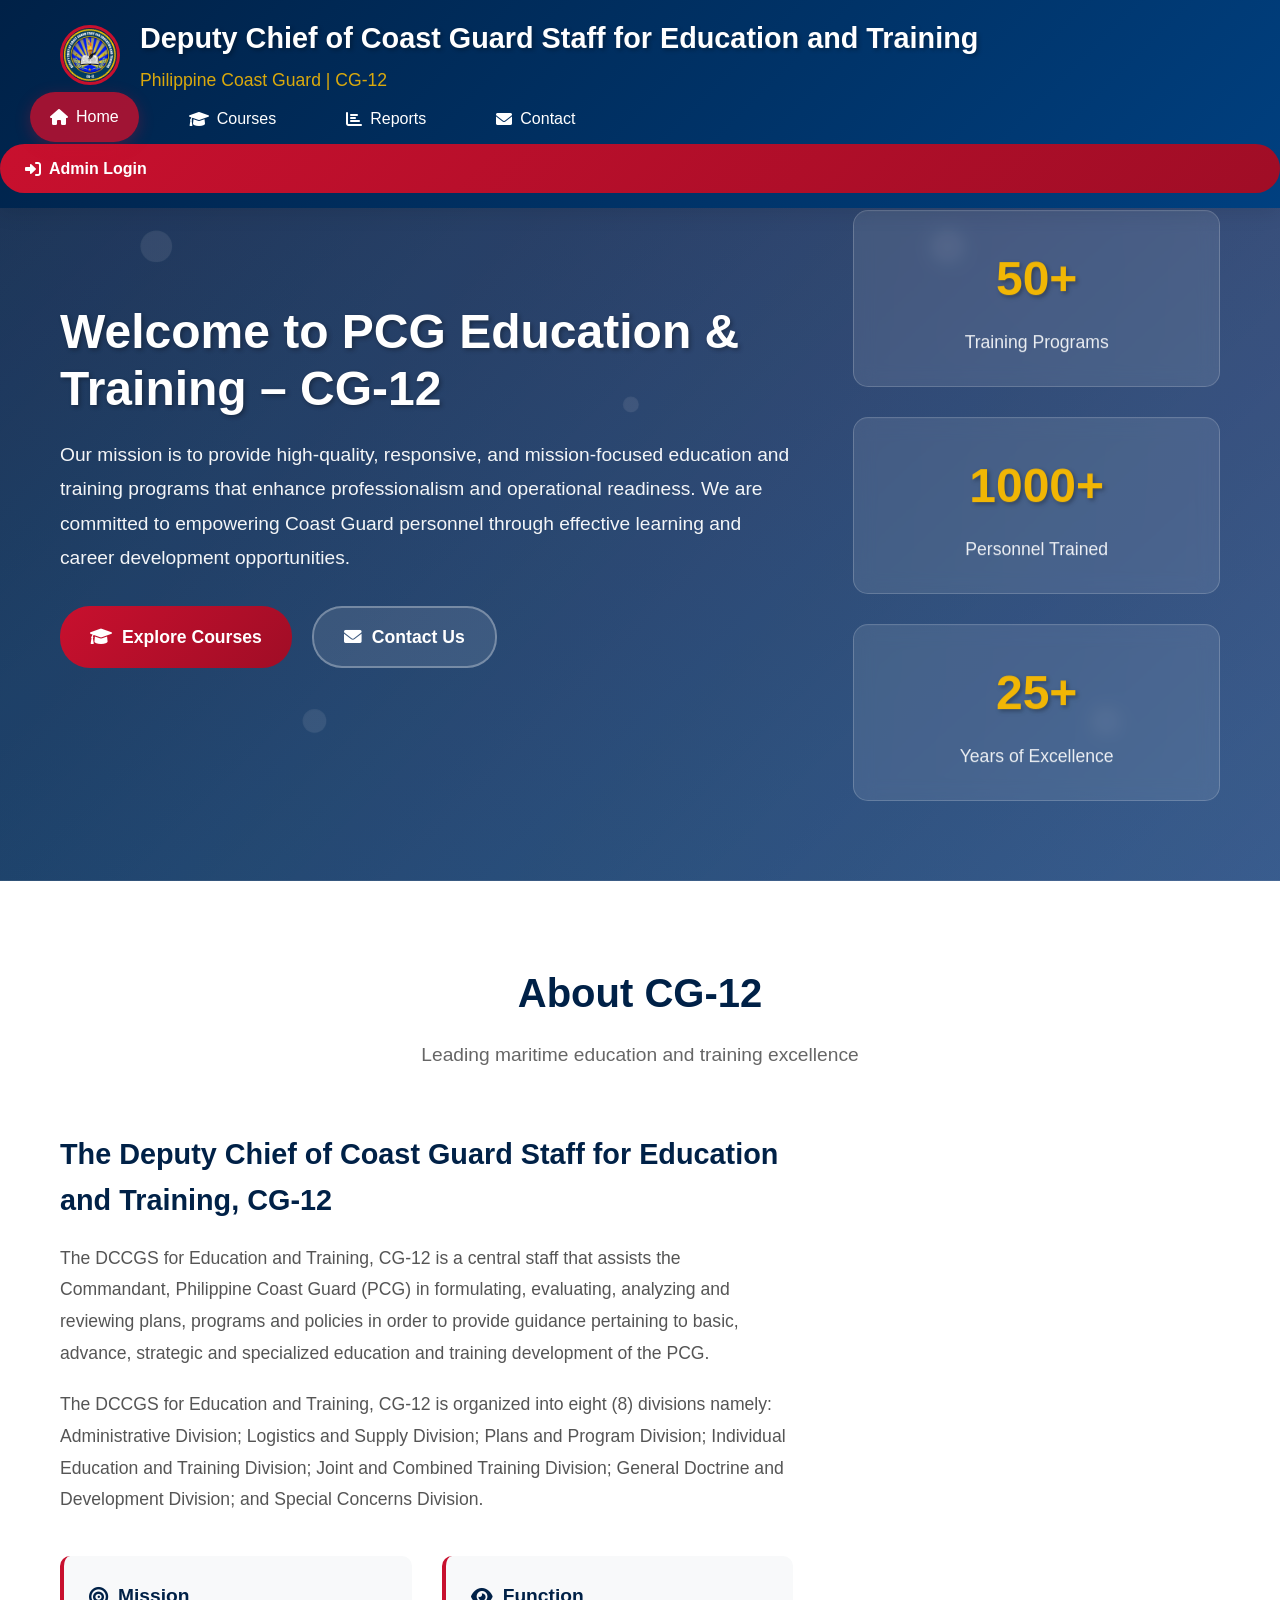
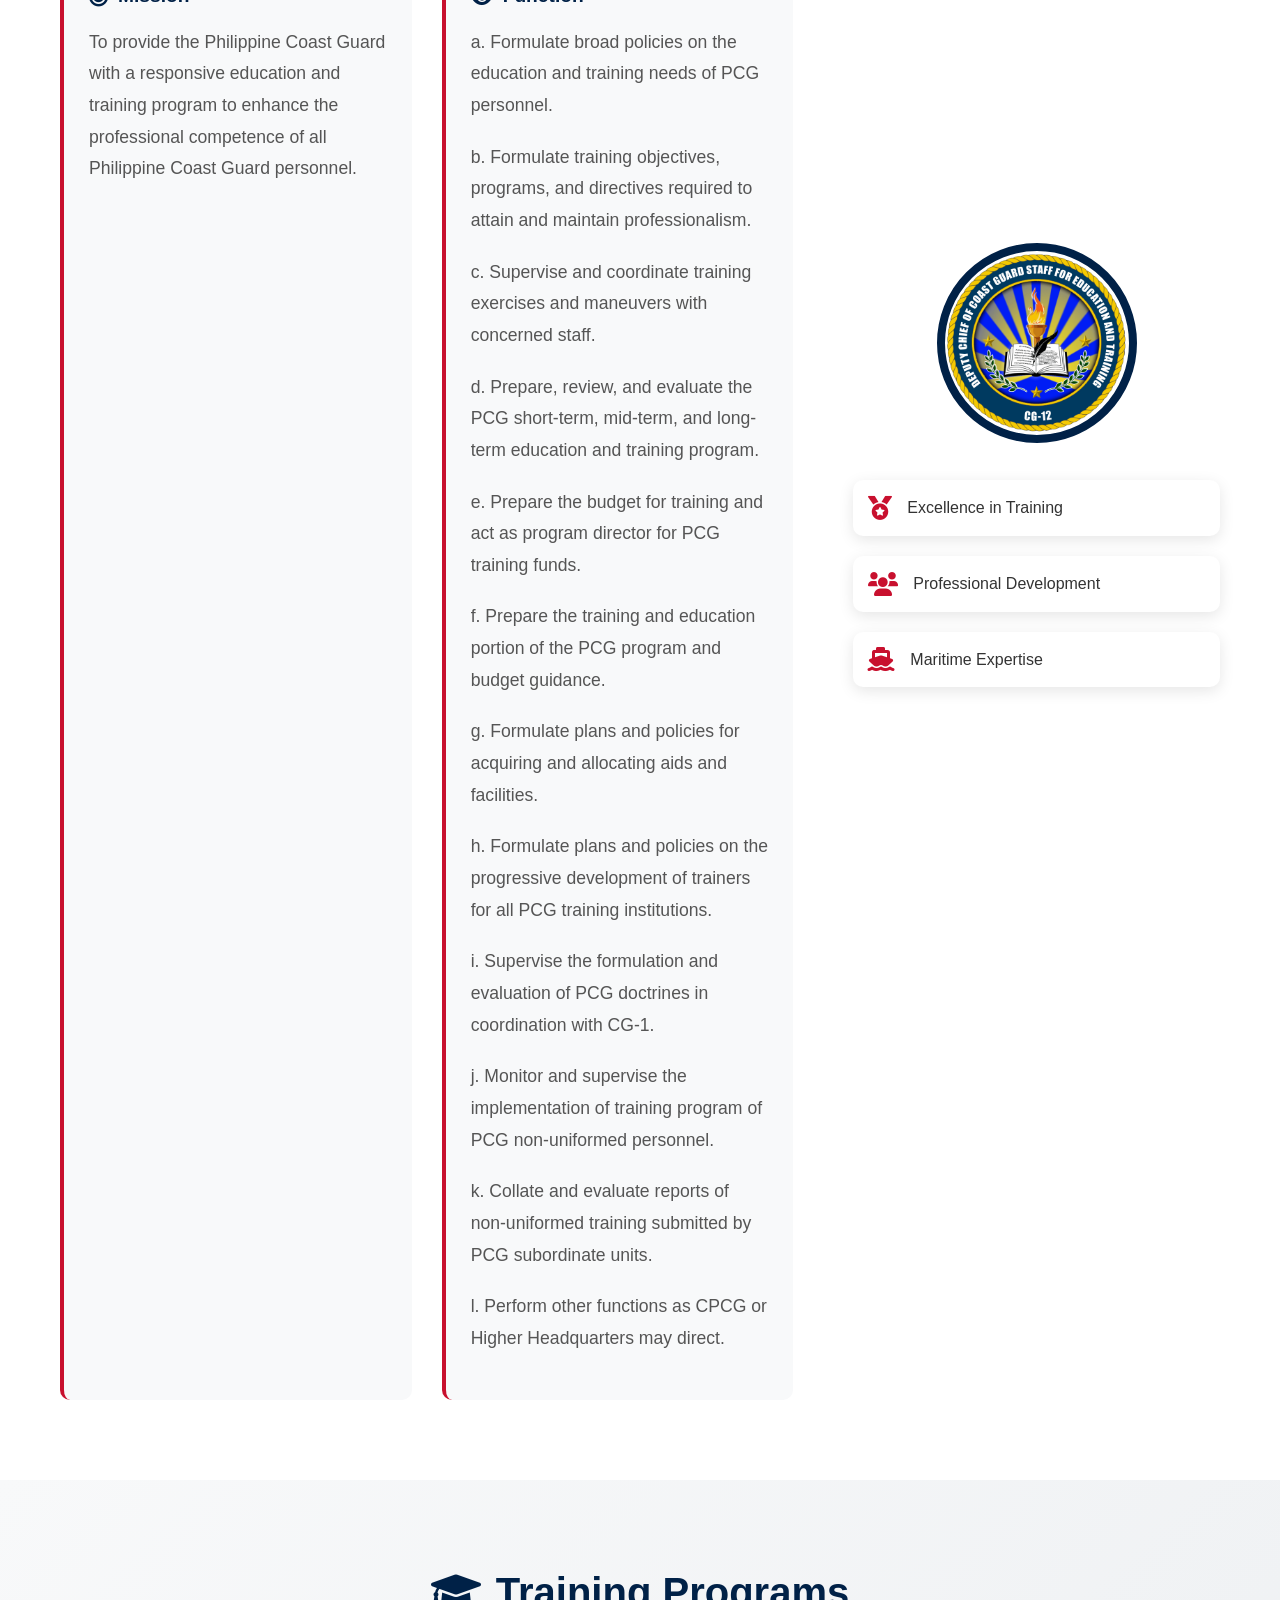
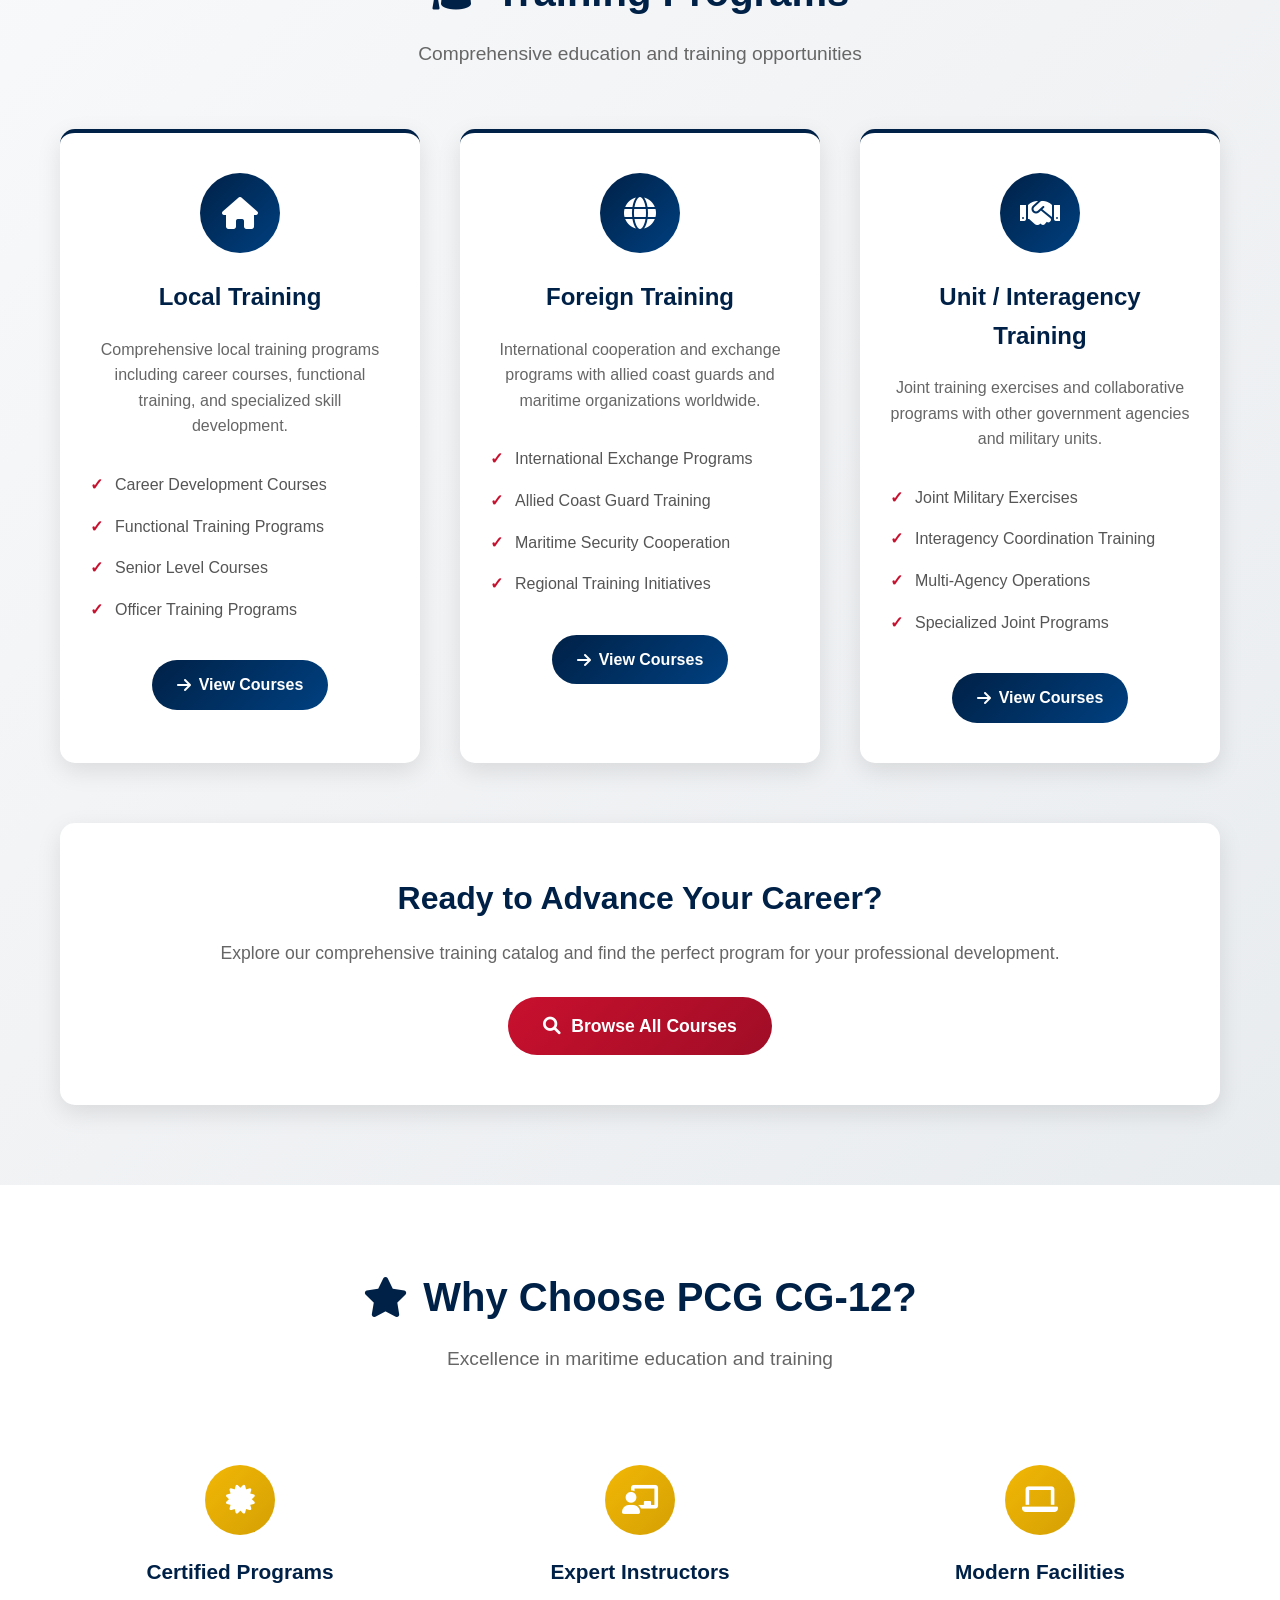
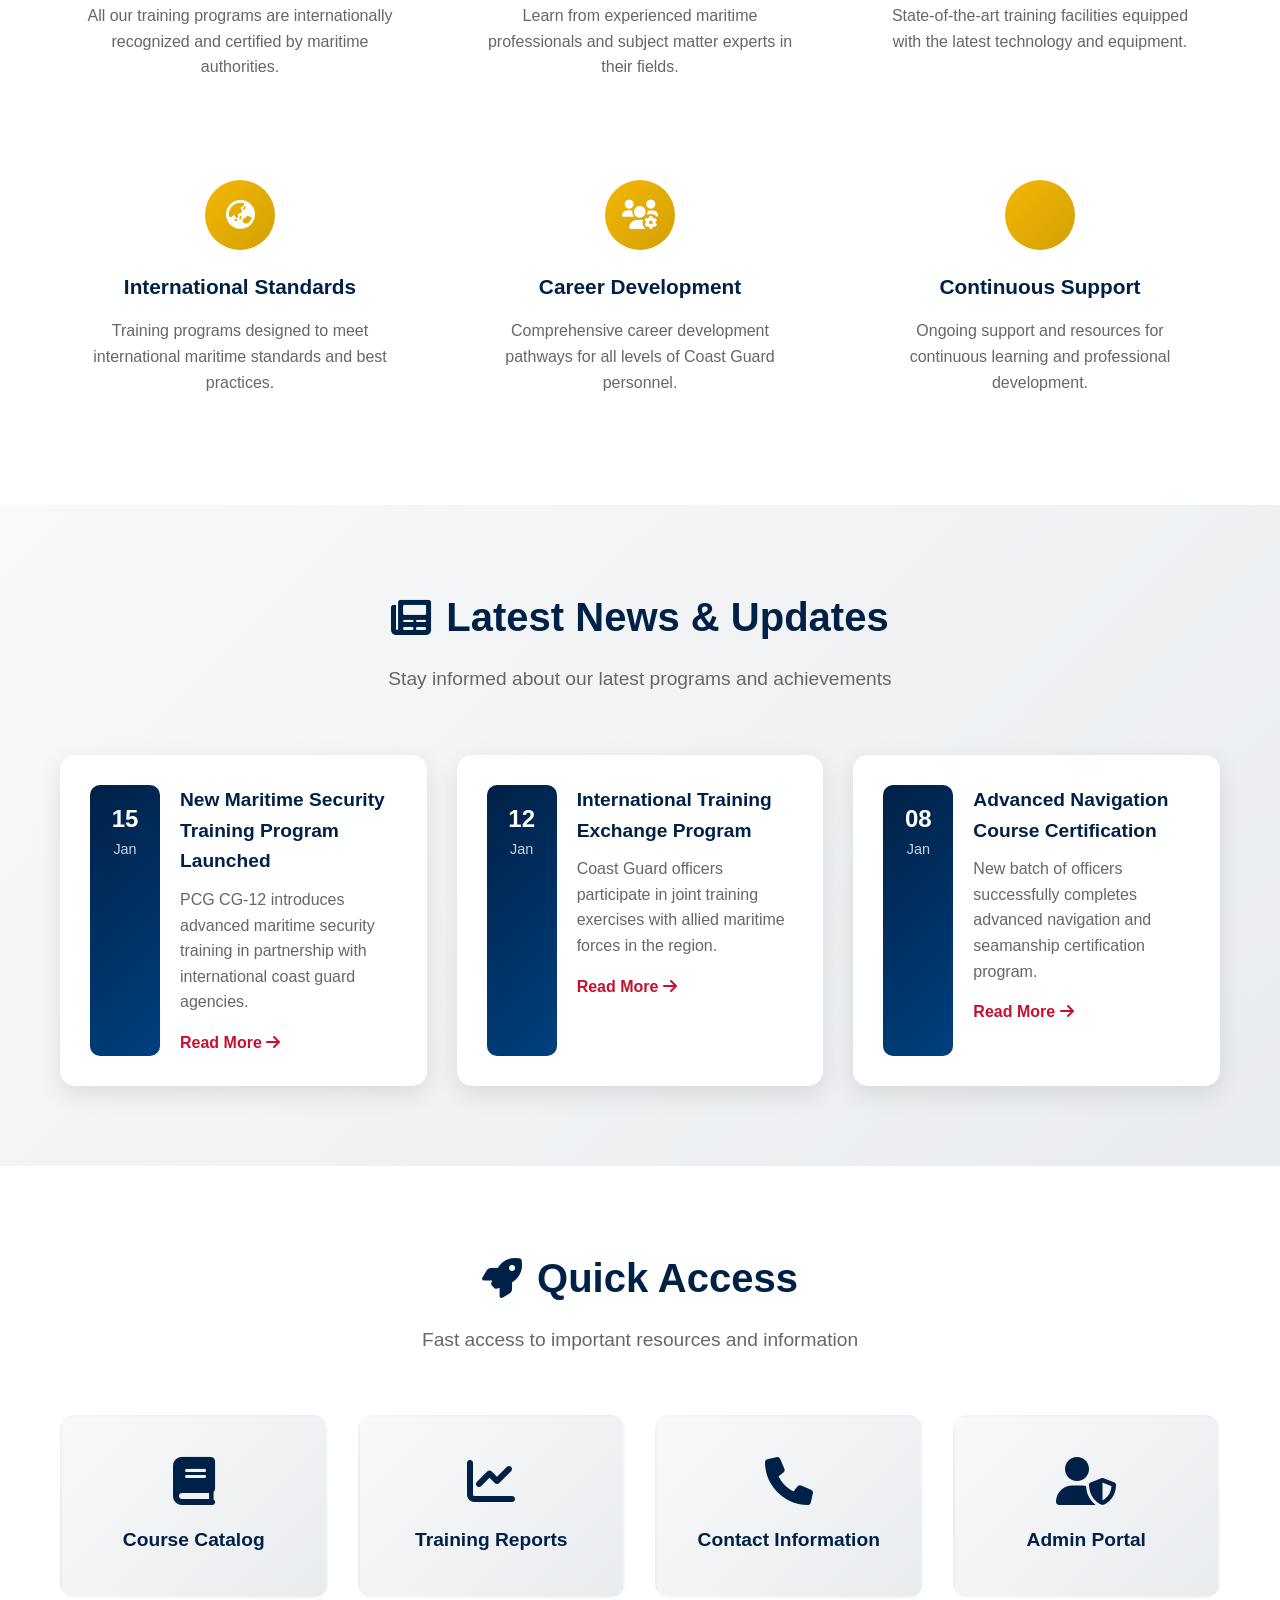
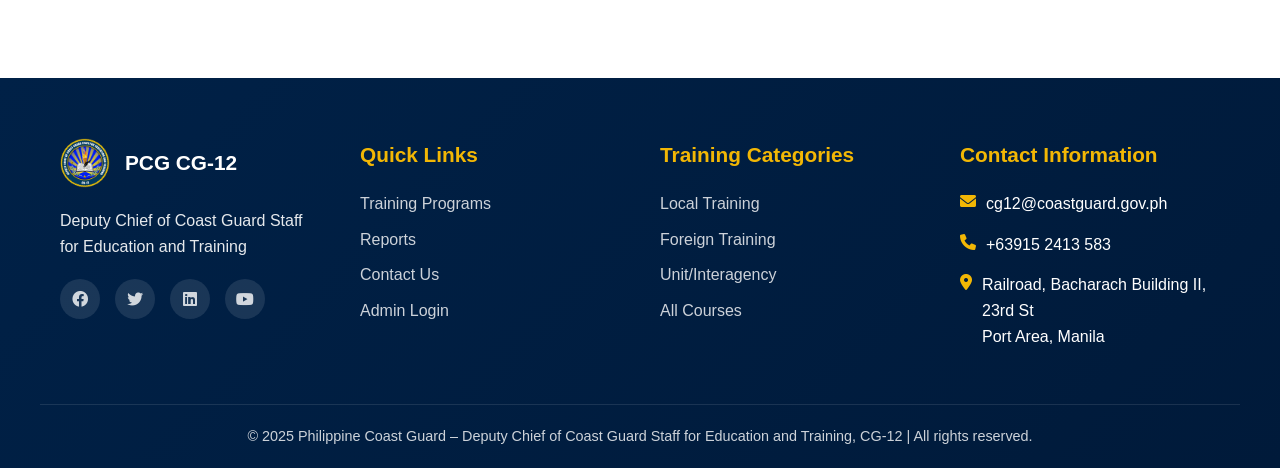
<file: index.html>
<!DOCTYPE html>
<html lang="en">
<head>
    <meta charset="UTF-8">
    <meta http-equiv="refresh" content="0;url=index-improved.html">
    <title>Redirecting...</title>
</head>
<body>
    <p>Redirecting to the new home page...</p>
    <p>If you are not redirected automatically, <a href="index-improved.html">click here</a>.</p>
</body>
</html>
</file>
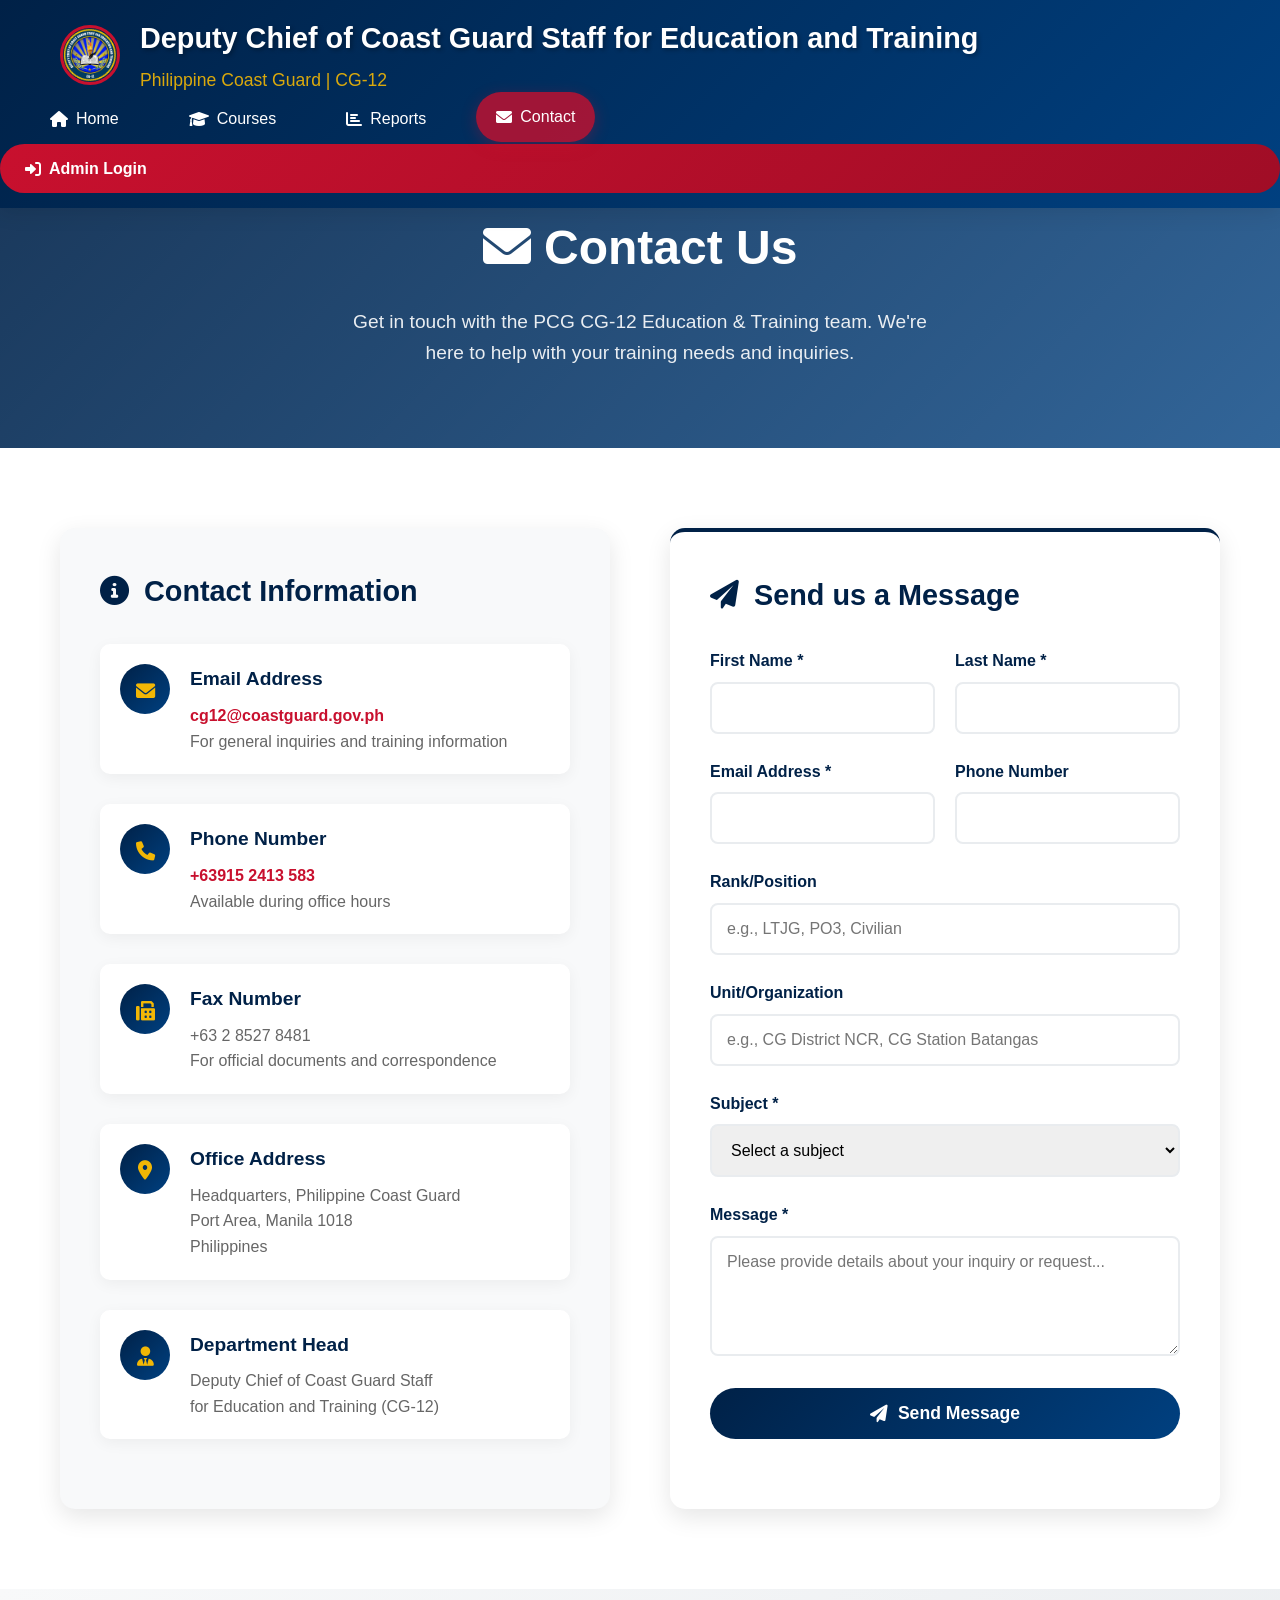
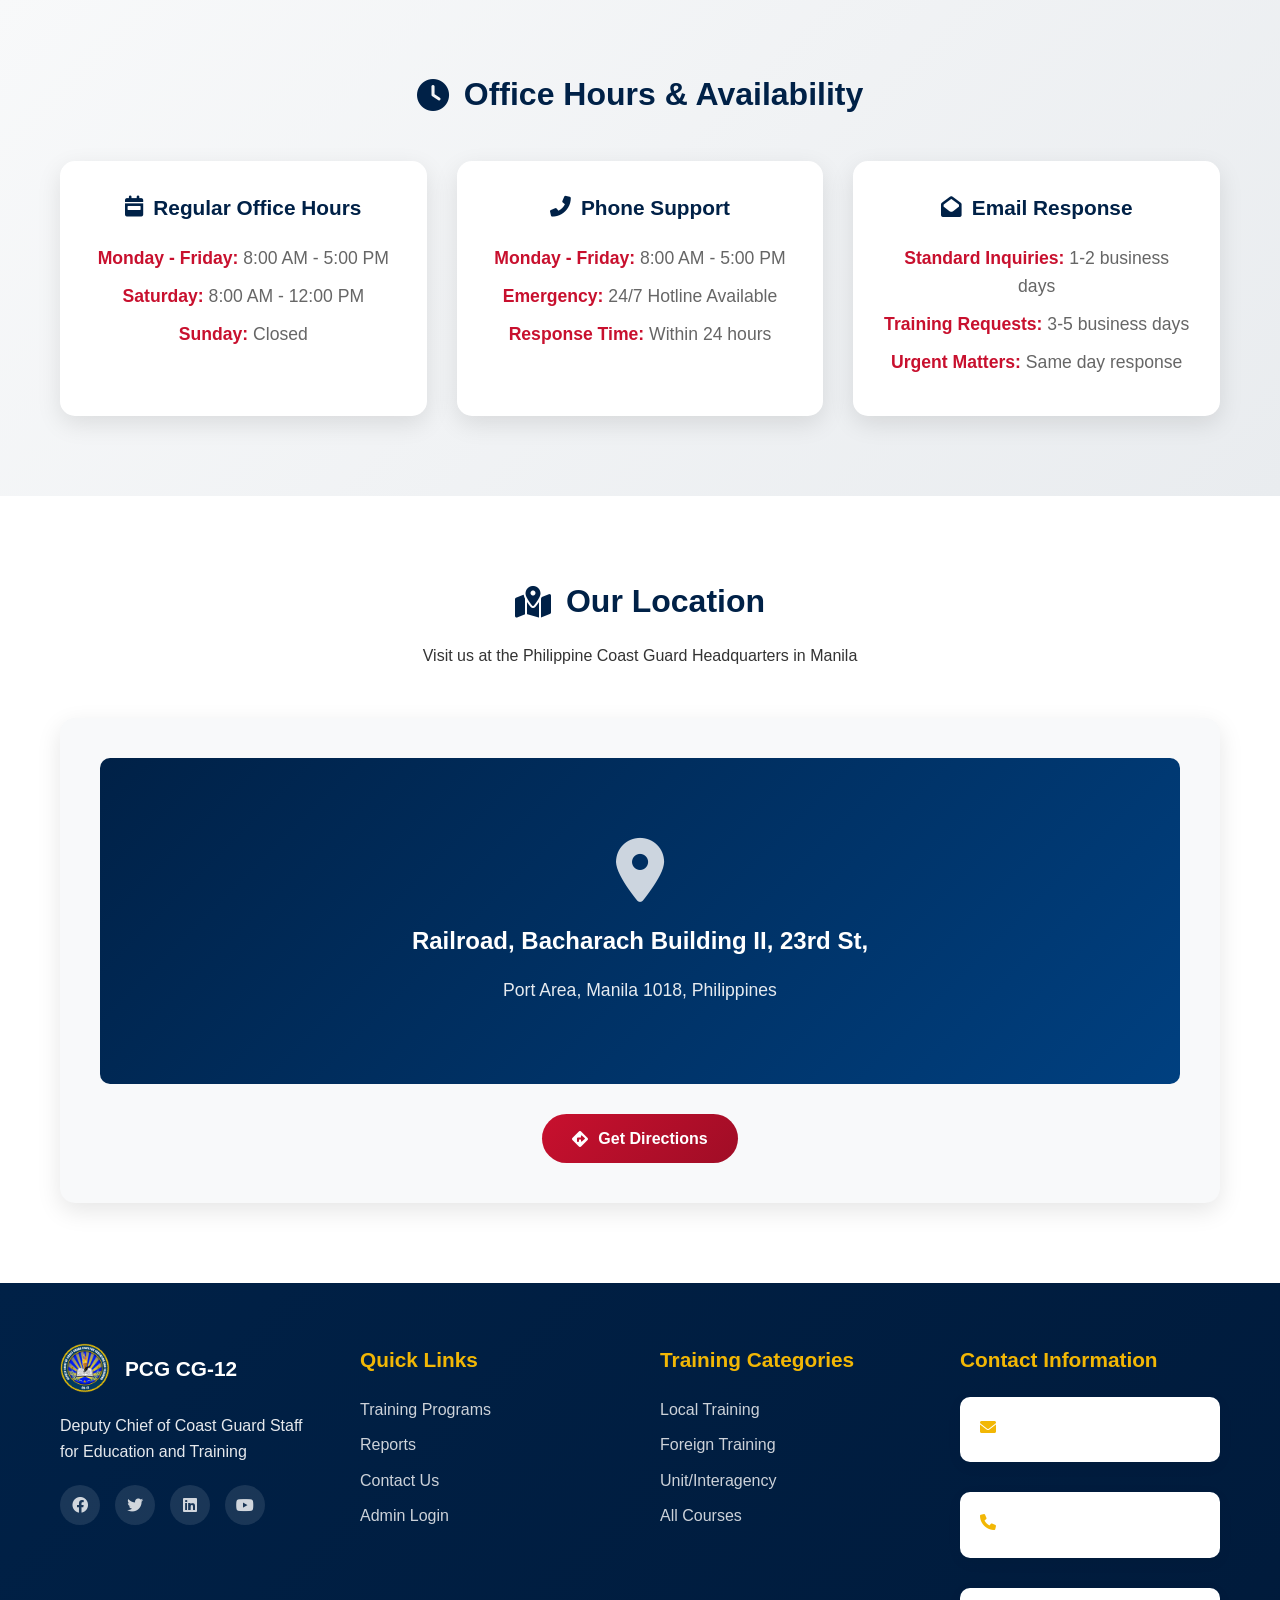
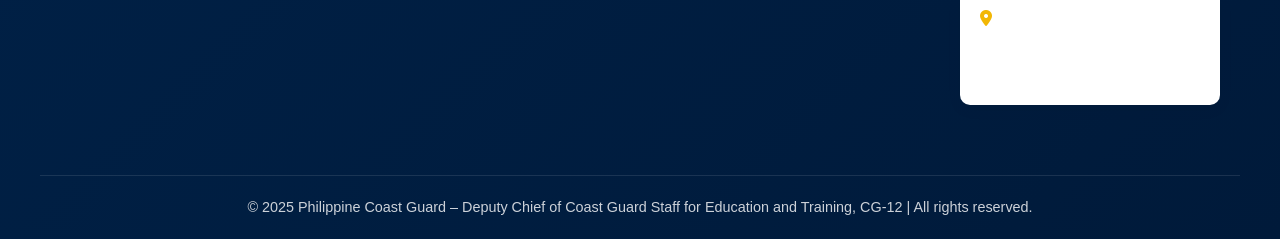
<file: contact.html>
<!DOCTYPE html>
<html lang="en">
<head>
  <meta charset="UTF-8" />
  <meta name="viewport" content="width=device-width, initial-scale=1.0"/>
  <title>Contact Us | PCG CG-12</title>
  <link rel="stylesheet" href="style-enhanced.css" />
  <link rel="stylesheet" href="https://cdnjs.cloudflare.com/ajax/libs/font-awesome/6.0.0/css/all.min.css">
  <style>
    .contact-hero {
      background: linear-gradient(135deg, rgba(0, 33, 71, 0.9), rgba(0, 64, 128, 0.8));
      color: white;
      padding: 120px 0 80px;
      margin-top: 90px;
      text-align: center;
    }
    
    .contact-hero h1 {
      font-size: 3em;
      margin-bottom: 20px;
      font-weight: 600;
    }
    
    .contact-hero p {
      font-size: 1.2em;
      opacity: 0.9;
      max-width: 600px;
      margin: 0 auto;
    }
    
    .contact-content {
      padding: 80px 0;
      background: white;
    }
    
    .contact-grid {
      display: grid;
      grid-template-columns: 1fr 1fr;
      gap: 60px;
      max-width: 1200px;
      margin: 0 auto;
      padding: 0 20px;
    }
    
    .contact-info {
      background: #f8f9fa;
      padding: 40px;
      border-radius: 15px;
      box-shadow: 0 8px 25px rgba(0,0,0,0.1);
    }
    
    .contact-info h3 {
      color: #002147;
      margin-bottom: 30px;
      font-size: 1.8em;
      display: flex;
      align-items: center;
      gap: 15px;
    }
    
    .contact-item {
      display: flex;
      align-items: flex-start;
      gap: 20px;
      margin-bottom: 30px;
      padding: 20px;
      background: white;
      border-radius: 10px;
      box-shadow: 0 4px 15px rgba(0,0,0,0.05);
      transition: all 0.3s ease;
    }
    
    .contact-item:hover {
      transform: translateX(10px);
      box-shadow: 0 8px 25px rgba(0,0,0,0.1);
    }
    
    .contact-icon {
      width: 50px;
      height: 50px;
      background: linear-gradient(135deg, #002147 0%, #004080 100%);
      border-radius: 50%;
      display: flex;
      align-items: center;
      justify-content: center;
      color: white;
      font-size: 1.2em;
      flex-shrink: 0;
    }
    
    .contact-details h4 {
      color: #002147;
      margin-bottom: 8px;
      font-size: 1.2em;
    }
    
    .contact-details p {
      color: #666;
      margin: 0;
      line-height: 1.6;
    }
    
    .contact-details a {
      color: #c8102e;
      text-decoration: none;
      font-weight: 600;
    }
    
    .contact-details a:hover {
      color: #002147;
    }
    
    .contact-form {
      background: white;
      padding: 40px;
      border-radius: 15px;
      box-shadow: 0 8px 25px rgba(0,0,0,0.1);
      border-top: 4px solid #002147;
    }
    
    .contact-form h3 {
      color: #002147;
      margin-bottom: 30px;
      font-size: 1.8em;
      display: flex;
      align-items: center;
      gap: 15px;
    }
    
    .form-group {
      margin-bottom: 25px;
    }
    
    .form-group label {
      display: block;
      margin-bottom: 8px;
      color: #002147;
      font-weight: 600;
    }
    
    .form-group input,
    .form-group select,
    .form-group textarea {
      width: 100%;
      padding: 15px;
      border: 2px solid #e9ecef;
      border-radius: 8px;
      font-size: 16px;
      transition: all 0.3s ease;
      font-family: inherit;
    }
    
    .form-group input:focus,
    .form-group select:focus,
    .form-group textarea:focus {
      outline: none;
      border-color: #002147;
      box-shadow: 0 0 0 3px rgba(0, 33, 71, 0.1);
    }
    
    .form-group textarea {
      resize: vertical;
      min-height: 120px;
    }
    
    .form-row {
      display: grid;
      grid-template-columns: 1fr 1fr;
      gap: 20px;
    }
    
    .submit-btn {
      background: linear-gradient(135deg, #002147 0%, #004080 100%);
      color: white;
      padding: 15px 40px;
      border: none;
      border-radius: 30px;
      font-size: 1.1em;
      font-weight: 600;
      cursor: pointer;
      transition: all 0.3s ease;
      display: flex;
      align-items: center;
      gap: 10px;
      justify-content: center;
      width: 100%;
    }
    
    .submit-btn:hover {
      background: linear-gradient(135deg, #c8102e 0%, #a00d26 100%);
      transform: translateY(-2px);
      box-shadow: 0 8px 25px rgba(200, 16, 46, 0.3);
    }
    
    .office-hours {
      background: linear-gradient(135deg, #f8f9fa 0%, #e9ecef 100%);
      padding: 80px 0;
    }
    
    .office-hours-content {
      max-width: 1200px;
      margin: 0 auto;
      padding: 0 20px;
      text-align: center;
    }
    
    .office-hours h3 {
      color: #002147;
      margin-bottom: 40px;
      font-size: 2em;
      display: flex;
      align-items: center;
      justify-content: center;
      gap: 15px;
    }
    
    .hours-grid {
      display: grid;
      grid-template-columns: repeat(auto-fit, minmax(300px, 1fr));
      gap: 30px;
    }
    
    .hours-card {
      background: white;
      padding: 30px;
      border-radius: 15px;
      box-shadow: 0 8px 25px rgba(0,0,0,0.1);
      transition: all 0.3s ease;
    }
    
    .hours-card:hover {
      transform: translateY(-5px);
      box-shadow: 0 15px 35px rgba(0,0,0,0.15);
    }
    
    .hours-card h4 {
      color: #002147;
      margin-bottom: 20px;
      font-size: 1.3em;
      display: flex;
      align-items: center;
      justify-content: center;
      gap: 10px;
    }
    
    .hours-card p {
      color: #666;
      margin-bottom: 10px;
      font-size: 1.1em;
    }
    
    .hours-card .highlight {
      color: #c8102e;
      font-weight: 600;
    }
    
    .map-section {
      padding: 80px 0;
      background: white;
    }
    
    .map-content {
      max-width: 1200px;
      margin: 0 auto;
      padding: 0 20px;
    }
    
    .map-header {
      text-align: center;
      margin-bottom: 50px;
    }
    
    .map-header h3 {
      color: #002147;
      margin-bottom: 15px;
      font-size: 2em;
      display: flex;
      align-items: center;
      justify-content: center;
      gap: 15px;
    }
    
    .map-container {
      background: #f8f9fa;
      padding: 40px;
      border-radius: 15px;
      box-shadow: 0 8px 25px rgba(0,0,0,0.1);
      text-align: center;
    }
    
    .map-placeholder {
      background: linear-gradient(135deg, #002147 0%, #004080 100%);
      color: white;
      padding: 80px 40px;
      border-radius: 10px;
      margin-bottom: 30px;
    }
    
    .map-placeholder i {
      font-size: 4em;
      margin-bottom: 20px;
      opacity: 0.8;
    }
    
    .map-placeholder h4 {
      font-size: 1.5em;
      margin-bottom: 15px;
    }
    
    .map-placeholder p {
      opacity: 0.9;
      font-size: 1.1em;
    }
    
    .directions-btn {
      background: linear-gradient(135deg, #c8102e 0%, #a00d26 100%);
      color: white;
      padding: 12px 30px;
      text-decoration: none;
      border-radius: 25px;
      font-weight: 600;
      transition: all 0.3s ease;
      display: inline-flex;
      align-items: center;
      gap: 10px;
    }
    
    .directions-btn:hover {
      background: linear-gradient(135deg, #f2b705 0%, #d4a004 100%);
      transform: scale(1.05);
    }
    
    @media (max-width: 768px) {
      .contact-grid {
        grid-template-columns: 1fr;
        gap: 40px;
      }
      
      .form-row {
        grid-template-columns: 1fr;
      }
      
      .contact-hero h1 {
        font-size: 2.2em;
      }
      
      .hours-grid {
        grid-template-columns: 1fr;
      }
    }
  </style>
</head>
<body>
  <header class="header">
    <div class="header-content">
      <img src="pcg_logo.png" class="logo" alt="PCG Logo" />
      <div class="title-text">
        <h1>Deputy Chief of Coast Guard Staff for Education and Training</h1>
        <h2>Philippine Coast Guard | CG-12</h2>
      </div>
    </div>
    
    <nav class="navbar">
      <a href="index-improved.html"><i class="fas fa-home"></i> Home</a>
      <a href="course-catalog.php"><i class="fas fa-graduation-cap"></i> Courses</a>
      <a href="reports.html"><i class="fas fa-chart-bar"></i> Reports</a>
      <a href="contact.html" class="active"><i class="fas fa-envelope"></i> Contact</a>
    </nav>
    
    <div class="header-right">
      <a href="login.html" class="login-btn"><i class="fas fa-sign-in-alt"></i> Admin Login</a>
    </div>
  </header>

  <section class="contact-hero">
    <div class="container">
      <h1><i class="fas fa-envelope"></i> Contact Us</h1>
      <p>Get in touch with the PCG CG-12 Education & Training team. We're here to help with your training needs and inquiries.</p>
    </div>
  </section>

  <section class="contact-content">
    <div class="contact-grid">
      <!-- Contact Information -->
      <div class="contact-info">
        <h3><i class="fas fa-info-circle"></i> Contact Information</h3>
        
        <div class="contact-item">
          <div class="contact-icon">
            <i class="fas fa-envelope"></i>
          </div>
          <div class="contact-details">
            <h4>Email Address</h4>
            <p><a href="mailto:cg12@coastguard.gov.ph">cg12@coastguard.gov.ph</a></p>
            <p>For general inquiries and training information</p>
          </div>
        </div>
        
        <div class="contact-item">
          <div class="contact-icon">
            <i class="fas fa-phone"></i>
          </div>
          <div class="contact-details">
            <h4>Phone Number</h4>
            <p><a href="tel:+639152413583">+63915 2413 583</a></p>
            <p>Available during office hours</p>
          </div>
        </div>
        
        <div class="contact-item">
          <div class="contact-icon">
            <i class="fas fa-fax"></i>
          </div>
          <div class="contact-details">
            <h4>Fax Number</h4>
            <p>+63 2 8527 8481</p>
            <p>For official documents and correspondence</p>
          </div>
        </div>
        
        <div class="contact-item">
          <div class="contact-icon">
            <i class="fas fa-map-marker-alt"></i>
          </div>
          <div class="contact-details">
            <h4>Office Address</h4>
            <p>Headquarters, Philippine Coast Guard<br>
               Port Area, Manila 1018<br>
               Philippines</p>
          </div>
        </div>
        
        <div class="contact-item">
          <div class="contact-icon">
            <i class="fas fa-user-tie"></i>
          </div>
          <div class="contact-details">
            <h4>Department Head</h4>
            <p>Deputy Chief of Coast Guard Staff<br>
               for Education and Training (CG-12)</p>
          </div>
        </div>
      </div>
      
      <!-- Contact Form -->
      <div class="contact-form">
        <h3><i class="fas fa-paper-plane"></i> Send us a Message</h3>
        
        <form id="contactForm" onsubmit="handleSubmit(event)">
          <div class="form-row">
            <div class="form-group">
              <label for="firstName">First Name *</label>
              <input type="text" id="firstName" name="firstName" required>
            </div>
            <div class="form-group">
              <label for="lastName">Last Name *</label>
              <input type="text" id="lastName" name="lastName" required>
            </div>
          </div>
          
          <div class="form-row">
            <div class="form-group">
              <label for="email">Email Address *</label>
              <input type="email" id="email" name="email" required>
            </div>
            <div class="form-group">
              <label for="phone">Phone Number</label>
              <input type="tel" id="phone" name="phone">
            </div>
          </div>
          
          <div class="form-group">
            <label for="rank">Rank/Position</label>
            <input type="text" id="rank" name="rank" placeholder="e.g., LTJG, PO3, Civilian">
          </div>
          
          <div class="form-group">
            <label for="unit">Unit/Organization</label>
            <input type="text" id="unit" name="unit" placeholder="e.g., CG District NCR, CG Station Batangas">
          </div>
          
          <div class="form-group">
            <label for="subject">Subject *</label>
            <select id="subject" name="subject" required>
              <option value="">Select a subject</option>
              <option value="training-inquiry">Training Program Inquiry</option>
              <option value="course-enrollment">Course Enrollment</option>
              <option value="certification">Certification Request</option>
              <option value="schedule">Training Schedule</option>
              <option value="materials">Course Materials</option>
              <option value="feedback">Feedback/Suggestions</option>
              <option value="other">Other</option>
            </select>
          </div>
          
          <div class="form-group">
            <label for="message">Message *</label>
            <textarea id="message" name="message" required placeholder="Please provide details about your inquiry or request..."></textarea>
          </div>
          
          <button type="submit" class="submit-btn">
            <i class="fas fa-paper-plane"></i> Send Message
          </button>
        </form>
      </div>
    </div>
  </section>

  <!-- Office Hours Section -->
  <section class="office-hours">
    <div class="office-hours-content">
      <h3><i class="fas fa-clock"></i> Office Hours & Availability</h3>
      
      <div class="hours-grid">
        <div class="hours-card">
          <h4><i class="fas fa-calendar-week"></i> Regular Office Hours</h4>
          <p><span class="highlight">Monday - Friday:</span> 8:00 AM - 5:00 PM</p>
          <p><span class="highlight">Saturday:</span> 8:00 AM - 12:00 PM</p>
          <p><span class="highlight">Sunday:</span> Closed</p>
        </div>
        
        <div class="hours-card">
          <h4><i class="fas fa-phone-alt"></i> Phone Support</h4>
          <p><span class="highlight">Monday - Friday:</span> 8:00 AM - 5:00 PM</p>
          <p><span class="highlight">Emergency:</span> 24/7 Hotline Available</p>
          <p><span class="highlight">Response Time:</span> Within 24 hours</p>
        </div>
        
        <div class="hours-card">
          <h4><i class="fas fa-envelope-open"></i> Email Response</h4>
          <p><span class="highlight">Standard Inquiries:</span> 1-2 business days</p>
          <p><span class="highlight">Training Requests:</span> 3-5 business days</p>
          <p><span class="highlight">Urgent Matters:</span> Same day response</p>
        </div>
      </div>
    </div>
  </section>

  <!-- Map Section -->
  <section class="map-section">
    <div class="map-content">
      <div class="map-header">
        <h3><i class="fas fa-map-marked-alt"></i> Our Location</h3>
        <p>Visit us at the Philippine Coast Guard Headquarters in Manila</p>
      </div>
      
      <div class="map-container">
        <div class="map-placeholder">
          <i class="fas fa-map-marker-alt"></i>
          <h4>Railroad, Bacharach Building II, 23rd St,</h4>
          <p>Port Area, Manila 1018, Philippines</p>
        </div>
        <a href="https://www.google.com/maps/place/DCCGS+for+Education+and+Training,+CG12+OFFICE/@14.5852973,120.9729156,17z/data=!3m1!4b1!4m6!3m5!1s0x3397cb00288b6e07:0x82f4e97529b482f9!8m2!3d14.5852973!4d120.9729156!16s%2Fg%2F11wnzl8g3p?entry=ttu&g_ep=EgoyMDI1MDgwNi4wIKXMDSoASAFQAw%3D%3D" target="_blank" class="directions-btn">
          <i class="fas fa-directions"></i> Get Directions
        </a>
      </div>
    </div>
  </section>

  <footer class="footer">
    <div class="footer-content">
      <div class="footer-section">
        <div class="footer-logo">
          <img src="pcg_logo.png" alt="PCG Logo" />
          <h4>PCG CG-12</h4>
        </div>
        <p>Deputy Chief of Coast Guard Staff for Education and Training</p>
        <div class="social-links">
          <a href="#"><i class="fab fa-facebook"></i></a>
          <a href="#"><i class="fab fa-twitter"></i></a>
          <a href="#"><i class="fab fa-linkedin"></i></a>
          <a href="#"><i class="fab fa-youtube"></i></a>
        </div>
      </div>
      
      <div class="footer-section">
        <h4>Quick Links</h4>
        <ul>
          <li><a href="course-catalog.php">Training Programs</a></li>
          <li><a href="reports.html">Reports</a></li>
          <li><a href="contact.html">Contact Us</a></li>
          <li><a href="login.html">Admin Login</a></li>
        </ul>
      </div>
      
      <div class="footer-section">
        <h4>Training Categories</h4>
        <ul>
          <li><a href="course-catalog.php?type=local">Local Training</a></li>
          <li><a href="course-catalog.php?type=foreign">Foreign Training</a></li>
          <li><a href="course-catalog.php?type=unit">Unit/Interagency</a></li>
          <li><a href="course-catalog.php">All Courses</a></li>
        </ul>
      </div>
      
      <div class="footer-section">
        <h4>Contact Information</h4>
        <div class="contact-item">
          <i class="fas fa-envelope"></i>
          <span>cg12@coastguard.gov.ph</span>
        </div>
        <div class="contact-item">
          <i class="fas fa-phone"></i>
          <span>+63915 2413 583</span>
        </div>
        <div class="contact-item">
          <i class="fas fa-map-marker-alt"></i>
          <span>Headquarters, Philippine Coast Guard<br>Port Area, Manila</span>
        </div>
      </div>
    </div>
    
    <div class="footer-bottom">
      <p>&copy; 2025 Philippine Coast Guard – Deputy Chief of Coast Guard Staff for Education and Training, CG-12 | All rights reserved.</p>
    </div>
  </footer>

  <script>
    function handleSubmit(event) {
      event.preventDefault();
      
      // Get form data
      const formData = new FormData(event.target);
      const data = Object.fromEntries(formData);
      
      // Simple validation
      if (!data.firstName || !data.lastName || !data.email || !data.subject || !data.message) {
        alert('Please fill in all required fields.');
        return;
      }
      
      // Simulate form submission
      alert('Thank you for your message! We will respond within 1-2 business days.\n\nFor urgent matters, please call +63915 2413 583.');
      
      // Reset form
      event.target.reset();
    }
    
    // Add scroll effect to header
    window.addEventListener('scroll', function() {
      const header = document.querySelector('.header');
      if (window.scrollY > 100) {
        header.classList.add('scrolled');
      } else {
        header.classList.remove('scrolled');
      }
    });
    
    // Animate elements on scroll
    const observerOptions = {
      threshold: 0.1,
      rootMargin: '0px 0px -50px 0px'
    };
    
    const observer = new IntersectionObserver(function(entries) {
      entries.forEach(entry => {
        if (entry.isIntersecting) {
          entry.target.style.animation = 'fadeInUp 0.6s ease forwards';
        }
      });
    }, observerOptions);
    
    document.querySelectorAll('.contact-item, .hours-card, .contact-form').forEach(item => {
      observer.observe(item);
    });
  </script>
</body>
</html>
</file>
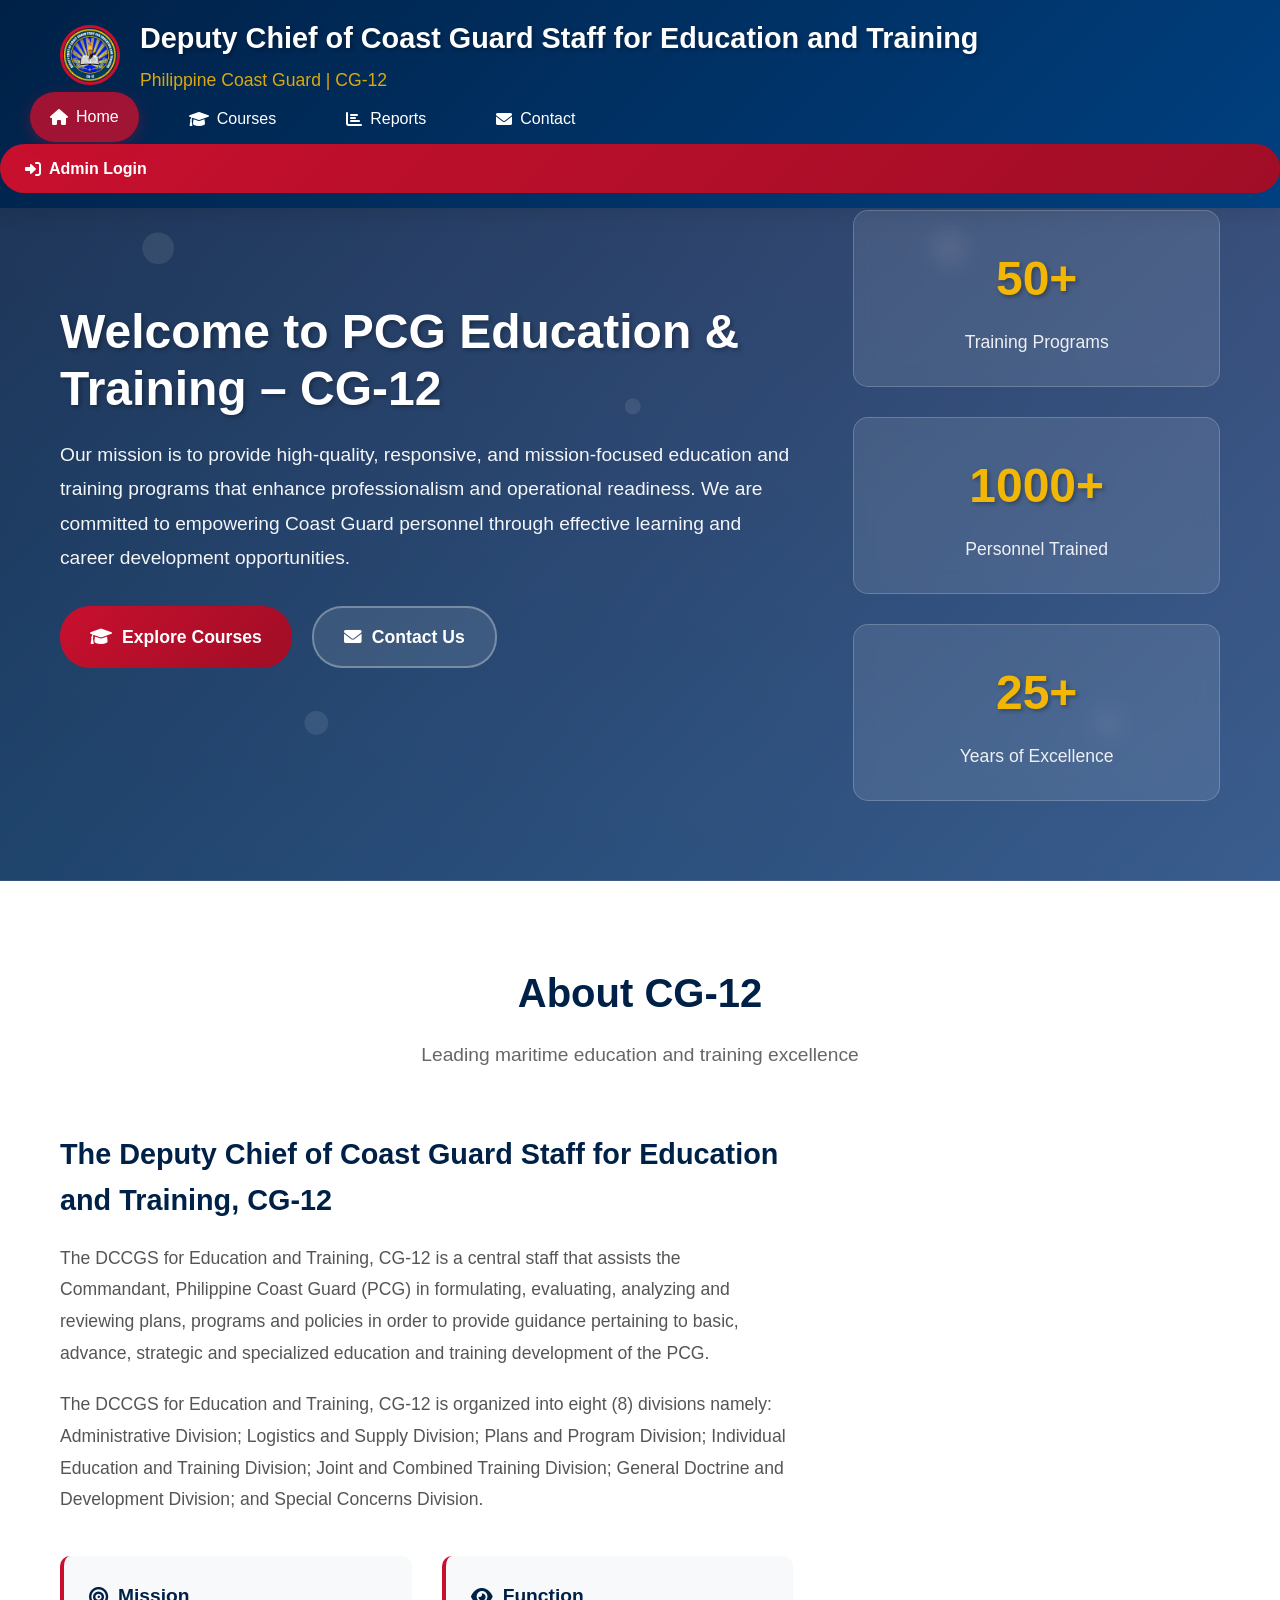
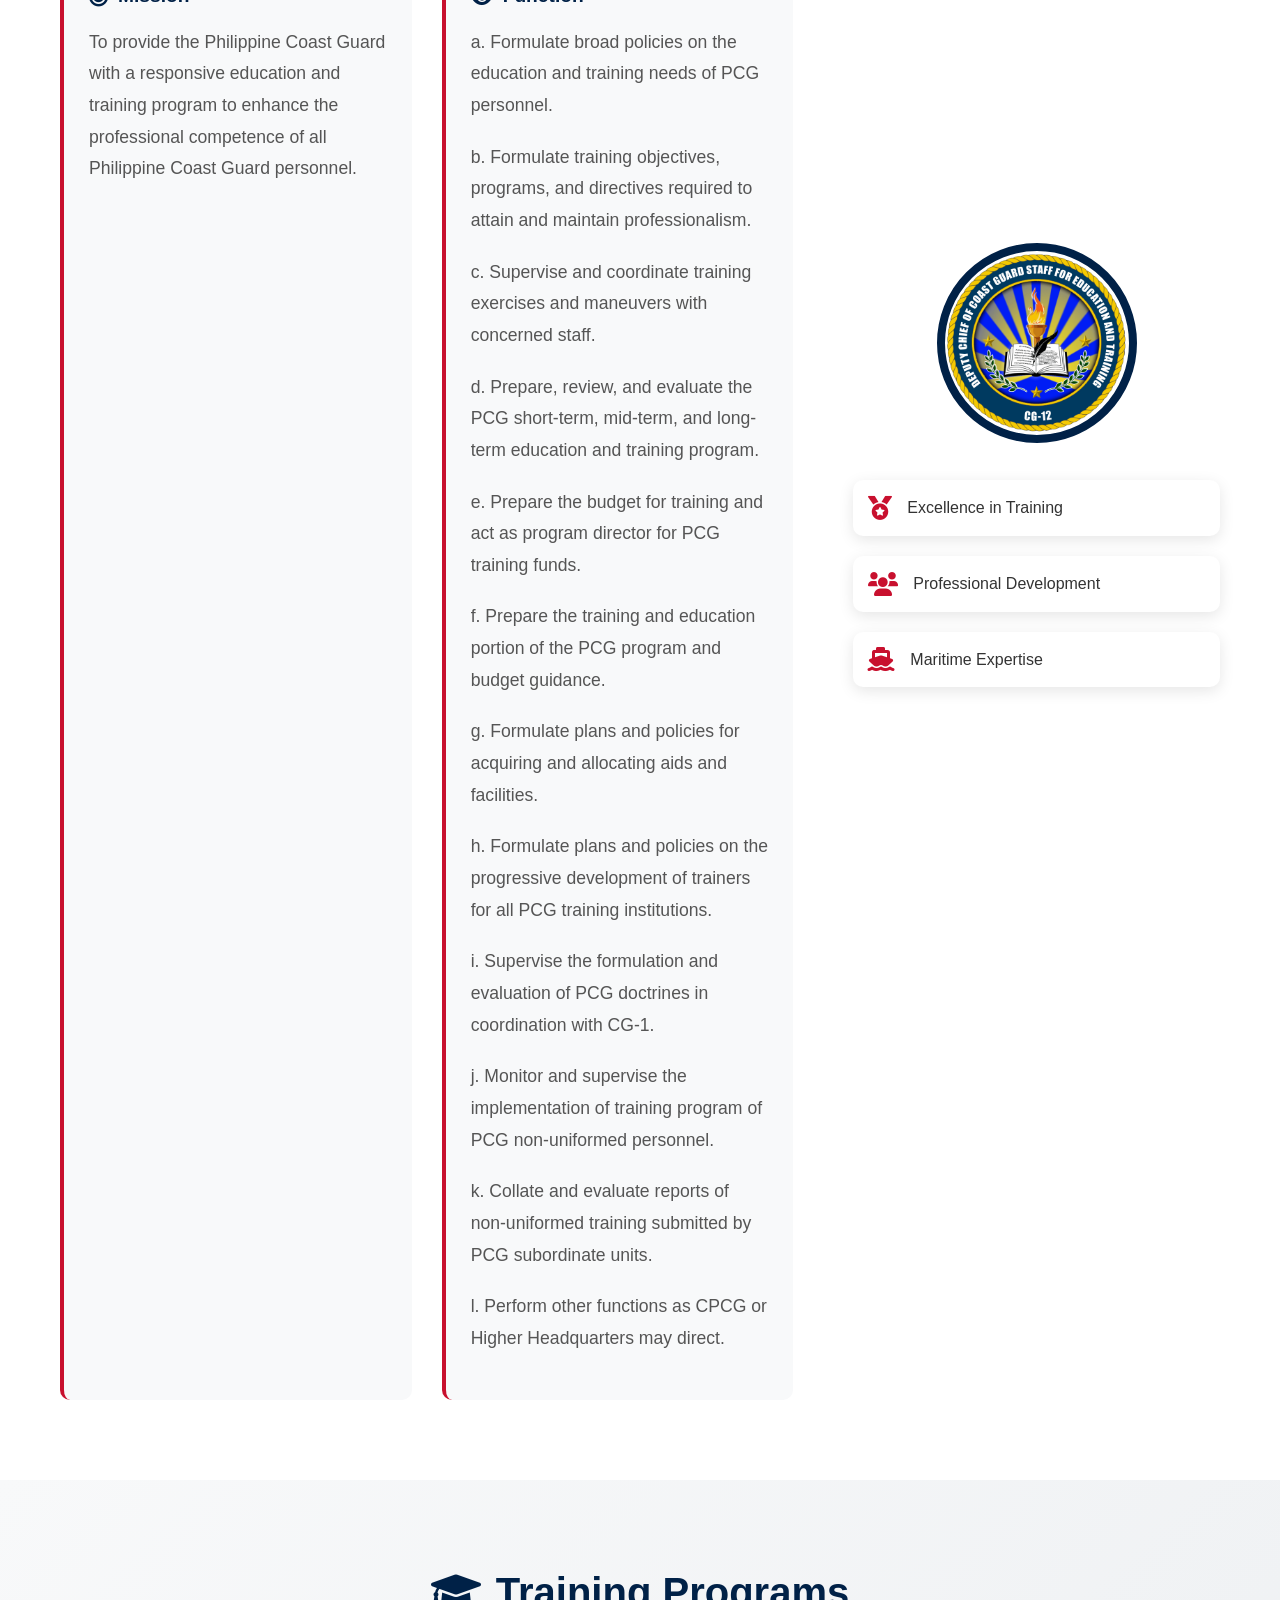
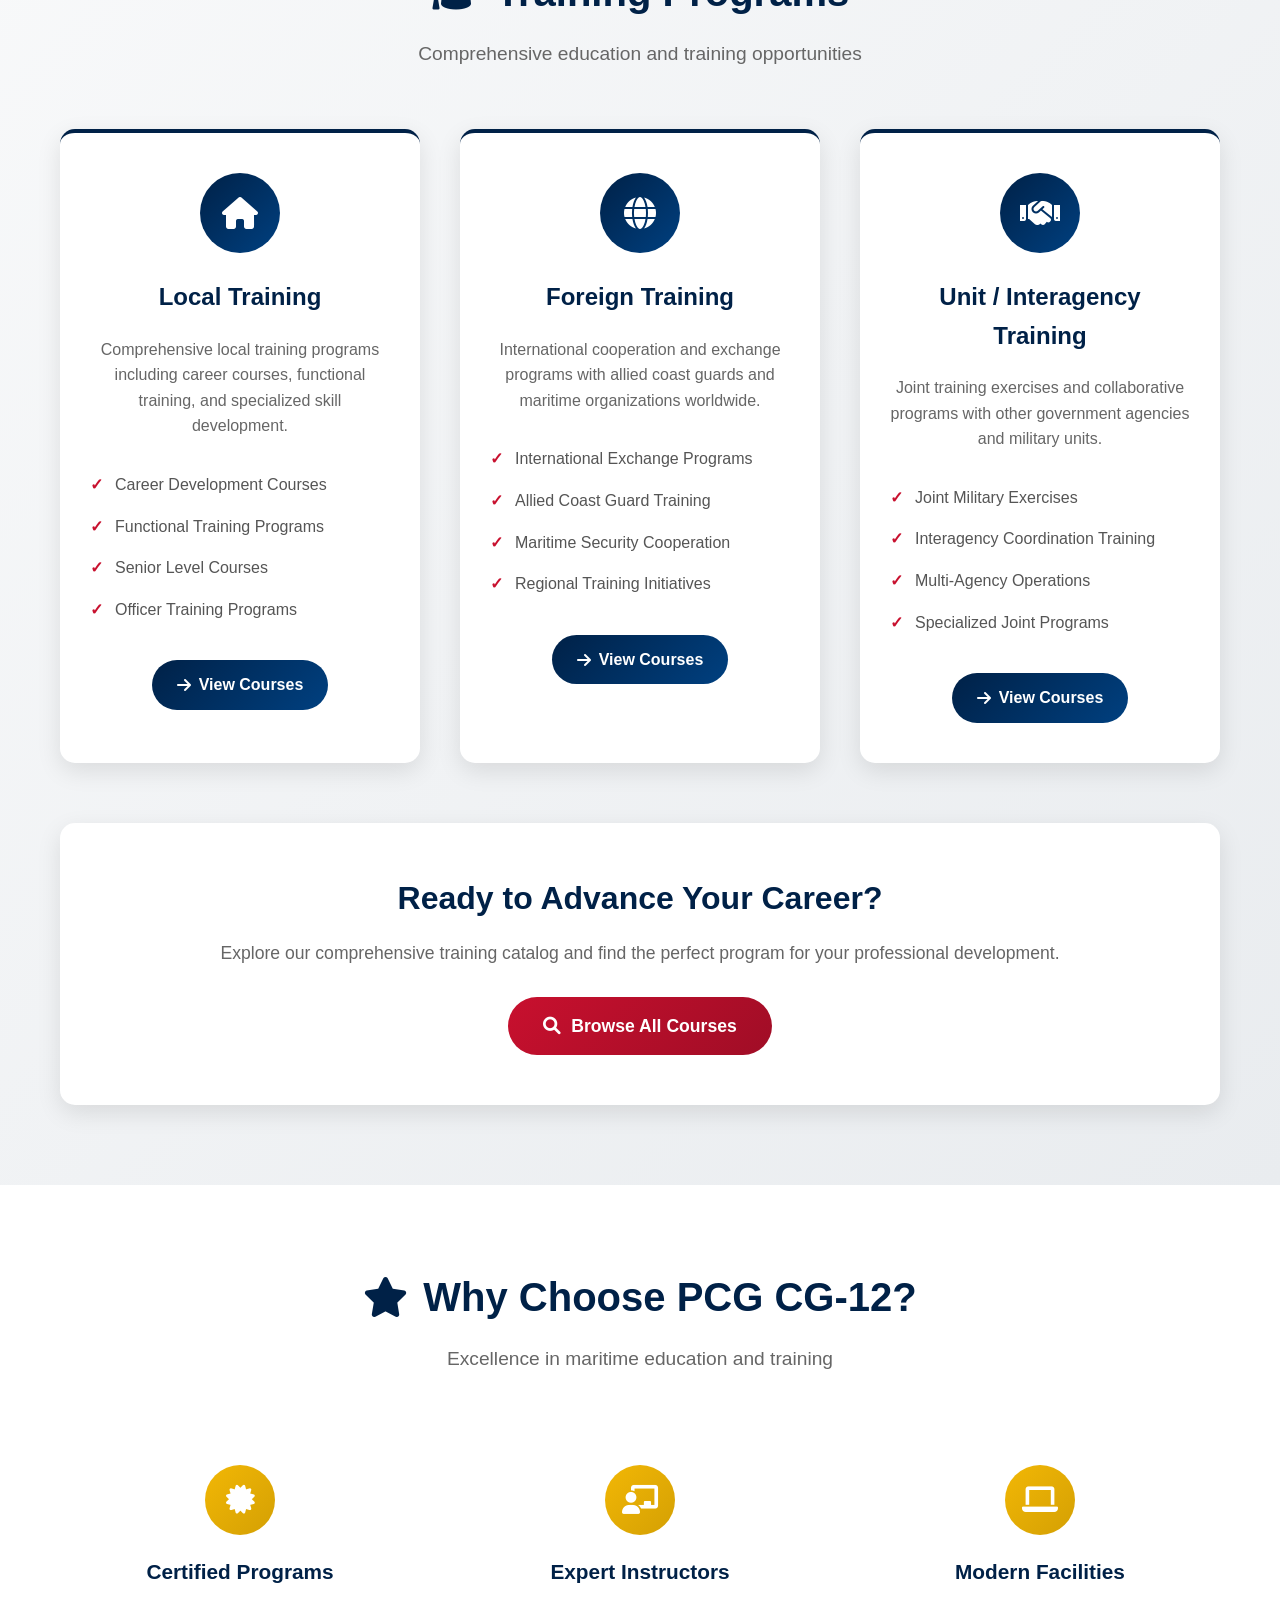
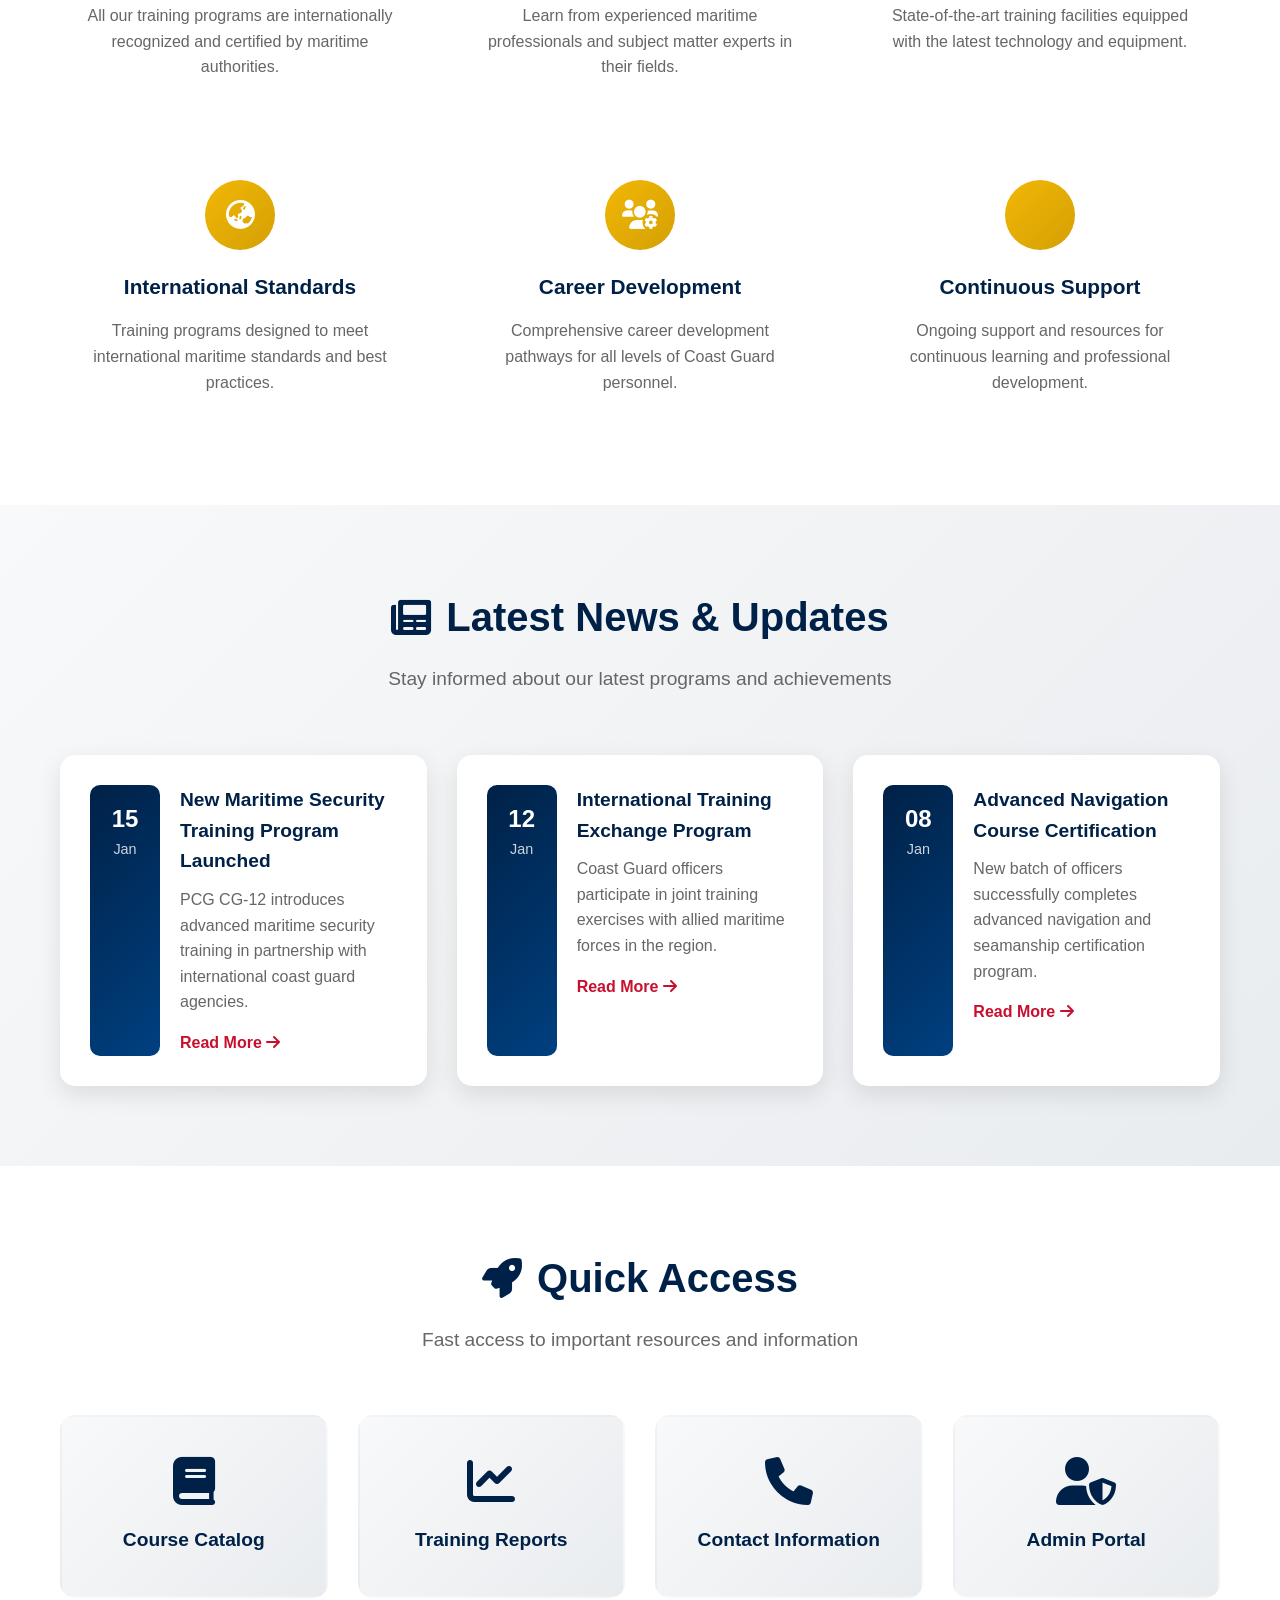
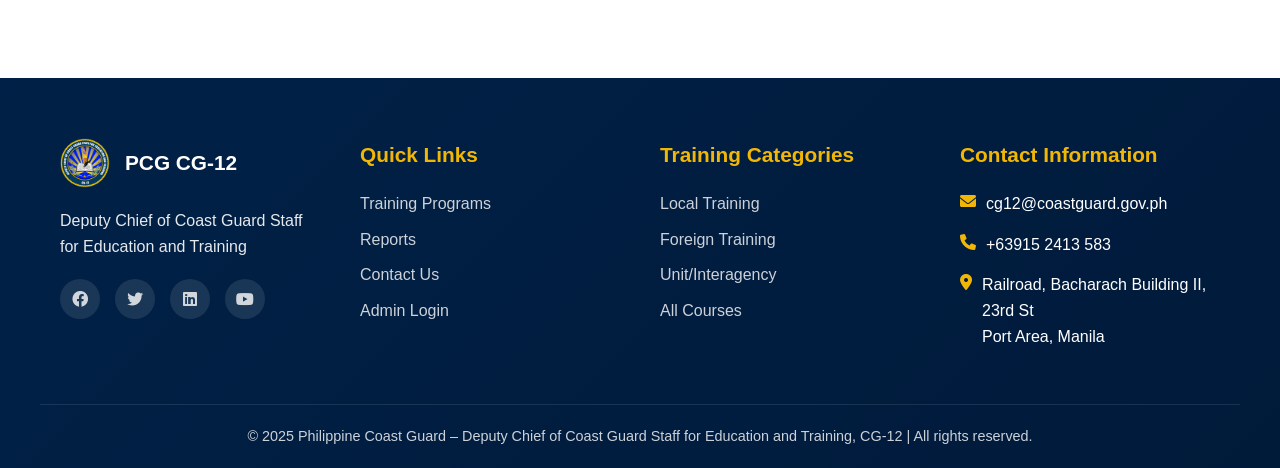
<file: index-improved.html>
<!DOCTYPE html>
<html lang="en">
<head>
  <meta charset="UTF-8" />
  <meta name="viewport" content="width=device-width, initial-scale=1.0"/>
  <title>PCG CG-12 | Education & Training</title>
  <link rel="stylesheet" href="style-enhanced.css" />
  <link rel="stylesheet" href="https://cdnjs.cloudflare.com/ajax/libs/font-awesome/6.0.0/css/all.min.css">
</head>
<body>
  <header class="header">
    <div class="header-content">
      <img src="pcg_logo.png" class="logo" alt="PCG Logo" />
      <div class="title-text">
        <h1>Deputy Chief of Coast Guard Staff for Education and Training</h1>
        <h2>Philippine Coast Guard | CG-12</h2>
      </div>
    </div>
    
    <nav class="navbar">
      <a href="index-improved.html" class="active"><i class="fas fa-home"></i> Home</a>
      <a href="course-catalog.php"><i class="fas fa-graduation-cap"></i> Courses</a>
      <a href="reports.html"><i class="fas fa-chart-bar"></i> Reports</a>
      <a href="contact.html"><i class="fas fa-envelope"></i> Contact</a>
    </nav>
    
    <div class="header-right">
      <a href="login.html" class="login-btn"><i class="fas fa-sign-in-alt"></i> Admin Login</a>
    </div>
  </header>

  <section class="hero">
    <div class="hero-overlay"></div>
    <div class="hero-content">
      <div class="hero-text">
        <h3>Welcome to PCG Education & Training – CG-12</h3>
        <p>
          Our mission is to provide high-quality, responsive, and mission‑focused
          education and training programs that enhance professionalism and operational
          readiness. We are committed to empowering Coast Guard personnel through
          effective learning and career development opportunities.
        </p>
        <div class="hero-buttons">
          <a href="course-catalog.php" class="hero-btn primary">
            <i class="fas fa-graduation-cap"></i> Explore Courses
          </a>
          <a href="contact.html" class="hero-btn secondary">
            <i class="fas fa-envelope"></i> Contact Us
          </a>
        </div>
      </div>
      <div class="hero-stats">
        <div class="stat-item">
          <div class="stat-number">50+</div>
          <div class="stat-label">Training Programs</div>
        </div>
        <div class="stat-item">
          <div class="stat-number">1000+</div>
          <div class="stat-label">Personnel Trained</div>
        </div>
        <div class="stat-item">
          <div class="stat-number">25+</div>
          <div class="stat-label">Years of Excellence</div>
        </div>
      </div>
    </div>
  </section>

  <main>
    <!-- About Section -->
    <section id="about" class="section about-section">
      <div class="container">
        <div class="section-header">
          <h3> About CG-12</h3>
          <p>Leading maritime education and training excellence</p>
        </div>
        
        <div class="about-content">
          <div class="about-text">
            <h4>The Deputy Chief of Coast Guard Staff for Education and Training, CG-12</h4>
            <p>
              The DCCGS for Education and Training, CG-12 is a central staff that assists
              the Commandant, Philippine Coast Guard (PCG) in formulating, evaluating,
              analyzing and reviewing plans, programs and policies in order to provide guidance
              pertaining to basic, advance, strategic and specialized education and training
              development of the PCG.
            </p>
            <p>
              The DCCGS for Education and Training, CG-12 is organized into eight (8)
              divisions namely: Administrative Division; Logistics and Supply Division; Plans and
              Program Division; Individual Education and Training Division; Joint and Combined
              Training Division; General Doctrine and Development Division; and Special
              Concerns Division.
            </p>
            
            <div class="mission-vision">
              <div class="mission">
                <h5><i class="fas fa-bullseye"></i> Mission</h5>
                <p>To provide the Philippine Coast Guard with a responsive education and training
                   program to enhance the professional competence of all Philippine
                  Coast Guard personnel.</p>
              </div>
              <div class="vision">
                <h5><i class="fas fa-eye"></i> Function</h5>
                <p>a. Formulate broad policies on the education and training needs of PCG personnel.
                <p>b. Formulate training objectives, programs, and directives required to attain and maintain professionalism.
                <p>c. Supervise and coordinate training exercises and maneuvers with concerned staff.
                <p>d. Prepare, review, and evaluate the PCG short-term, mid-term, and long-term education and training program.
                <p>e. Prepare the budget for training and act as program director for PCG training funds.
                <p>f. Prepare the training and education portion of the PCG program and budget guidance.
                <p>g. Formulate plans and policies for acquiring and allocating aids and facilities.
                <p>h. Formulate plans and policies on the progressive development of trainers for all PCG training institutions.
                <p>i. Supervise the formulation and evaluation of PCG doctrines in coordination with CG-1.
                <p>j. Monitor and supervise the implementation of training program of PCG non-uniformed personnel.
                <p>k. Collate and evaluate reports of non-uniformed training submitted by PCG subordinate units.
                <p> l. Perform other functions as CPCG or Higher Headquarters may direct.
                  </p>
              </div>
            </div>
          </div>
          
          <div class="about-image">
            <img src="pcg_logo.png" alt="PCG CG-12" class="about-logo">
            <div class="about-highlights">
              <div class="highlight-item">
                <i class="fas fa-medal"></i>
                <span>Excellence in Training</span>
              </div>
              <div class="highlight-item">
                <i class="fas fa-users"></i>
                <span>Professional Development</span>
              </div>
              <div class="highlight-item">
                <i class="fas fa-ship"></i>
                <span>Maritime Expertise</span>
              </div>
            </div>
          </div>
        </div>
      </div>
    </section>

    <!-- Training Programs Section -->
    <section id="programs" class="section programs-section">
      <div class="container">
        <div class="section-header">
          <h3><i class="fas fa-graduation-cap"></i> Training Programs</h3>
          <p>Comprehensive education and training opportunities</p>
        </div>
        
        <div class="programs-grid">
          <div class="program-card">
            <div class="program-icon">
              <i class="fas fa-home"></i>
            </div>
            <h4>Local Training</h4>
            <p>Comprehensive local training programs including career courses, functional training, and specialized skill development.</p>
            <ul>
              <li>Career Development Courses</li>
              <li>Functional Training Programs</li>
              <li>Senior Level Courses</li>
              <li>Officer Training Programs</li>
            </ul>
            <a href="course-catalog.php?type=local" class="program-btn">
              <i class="fas fa-arrow-right"></i> View Courses
            </a>
          </div>
          
          <div class="program-card">
            <div class="program-icon">
              <i class="fas fa-globe"></i>
            </div>
            <h4>Foreign Training</h4>
            <p>International cooperation and exchange programs with allied coast guards and maritime organizations worldwide.</p>
            <ul>
              <li>International Exchange Programs</li>
              <li>Allied Coast Guard Training</li>
              <li>Maritime Security Cooperation</li>
              <li>Regional Training Initiatives</li>
            </ul>
            <a href="course-catalog.php?type=foreign" class="program-btn">
              <i class="fas fa-arrow-right"></i> View Courses
            </a>
          </div>
          
          <div class="program-card">
            <div class="program-icon">
              <i class="fas fa-handshake"></i>
            </div>
            <h4>Unit / Interagency Training</h4>
            <p>Joint training exercises and collaborative programs with other government agencies and military units.</p>
            <ul>
              <li>Joint Military Exercises</li>
              <li>Interagency Coordination Training</li>
              <li>Multi-Agency Operations</li>
              <li>Specialized Joint Programs</li>
            </ul>
            <a href="course-catalog.php?type=unit" class="program-btn">
              <i class="fas fa-arrow-right"></i> View Courses
            </a>
          </div>
        </div>
        
        <div class="programs-cta">
          <h4>Ready to Advance Your Career?</h4>
          <p>Explore our comprehensive training catalog and find the perfect program for your professional development.</p>
          <a href="course-catalog.php" class="cta-btn">
            <i class="fas fa-search"></i> Browse All Courses
          </a>
        </div>
      </div>
    </section>

    <!-- Features Section -->
    <section id="features" class="section features-section">
      <div class="container">
        <div class="section-header">
          <h3><i class="fas fa-star"></i> Why Choose PCG CG-12?</h3>
          <p>Excellence in maritime education and training</p>
        </div>
        
        <div class="features-grid">
          <div class="feature-item">
            <div class="feature-icon">
              <i class="fas fa-certificate"></i>
            </div>
            <h4>Certified Programs</h4>
            <p>All our training programs are internationally recognized and certified by maritime authorities.</p>
          </div>
          
          <div class="feature-item">
            <div class="feature-icon">
              <i class="fas fa-chalkboard-teacher"></i>
            </div>
            <h4>Expert Instructors</h4>
            <p>Learn from experienced maritime professionals and subject matter experts in their fields.</p>
          </div>
          
          <div class="feature-item">
            <div class="feature-icon">
              <i class="fas fa-laptop"></i>
            </div>
            <h4>Modern Facilities</h4>
            <p>State-of-the-art training facilities equipped with the latest technology and equipment.</p>
          </div>
          
          <div class="feature-item">
            <div class="feature-icon">
              <i class="fas fa-globe-asia"></i>
            </div>
            <h4>International Standards</h4>
            <p>Training programs designed to meet international maritime standards and best practices.</p>
          </div>
          
          <div class="feature-item">
            <div class="feature-icon">
              <i class="fas fa-users-cog"></i>
            </div>
            <h4>Career Development</h4>
            <p>Comprehensive career development pathways for all levels of Coast Guard personnel.</p>
          </div>
          
          <div class="feature-item">
            <div class="feature-icon">
              <i class="fas fa-24-7"></i>
            </div>
            <h4>Continuous Support</h4>
            <p>Ongoing support and resources for continuous learning and professional development.</p>
          </div>
        </div>
      </div>
    </section>

    <!-- News & Updates Section -->
    <section id="news" class="section news-section">
      <div class="container">
        <div class="section-header">
          <h3><i class="fas fa-newspaper"></i> Latest News & Updates</h3>
          <p>Stay informed about our latest programs and achievements</p>
        </div>
        
        <div class="news-grid">
          <article class="news-item">
            <div class="news-date">
              <span class="day">15</span>
              <span class="month">Jan</span>
            </div>
            <div class="news-content">
              <h4>New Maritime Security Training Program Launched</h4>
              <p>PCG CG-12 introduces advanced maritime security training in partnership with international coast guard agencies.</p>
              <a href="#" class="read-more">Read More <i class="fas fa-arrow-right"></i></a>
            </div>
          </article>
          
          <article class="news-item">
            <div class="news-date">
              <span class="day">12</span>
              <span class="month">Jan</span>
            </div>
            <div class="news-content">
              <h4>International Training Exchange Program</h4>
              <p>Coast Guard officers participate in joint training exercises with allied maritime forces in the region.</p>
              <a href="#" class="read-more">Read More <i class="fas fa-arrow-right"></i></a>
            </div>
          </article>
          
          <article class="news-item">
            <div class="news-date">
              <span class="day">08</span>
              <span class="month">Jan</span>
            </div>
            <div class="news-content">
              <h4>Advanced Navigation Course Certification</h4>
              <p>New batch of officers successfully completes advanced navigation and seamanship certification program.</p>
              <a href="#" class="read-more">Read More <i class="fas fa-arrow-right"></i></a>
            </div>
          </article>
        </div>
      </div>
    </section>

    <!-- Quick Access Section -->
    <section id="quick-access" class="section quick-access-section">
      <div class="container">
        <div class="section-header">
          <h3><i class="fas fa-rocket"></i> Quick Access</h3>
          <p>Fast access to important resources and information</p>
        </div>
        
        <div class="quick-access-grid">
          <a href="course-catalog.php" class="quick-access-item">
            <i class="fas fa-book"></i>
            <span>Course Catalog</span>
          </a>
          
          <a href="reports.html" class="quick-access-item">
            <i class="fas fa-chart-line"></i>
            <span>Training Reports</span>
          </a>
          
          <a href="contact.html" class="quick-access-item">
            <i class="fas fa-phone"></i>
            <span>Contact Information</span>
          </a>
          
          <a href="login.html" class="quick-access-item">
            <i class="fas fa-user-shield"></i>
            <span>Admin Portal</span>
          </a>
        </div>
      </div>
    </section>
  </main>

  <footer class="footer">
    <div class="footer-content">
      <div class="footer-section">
        <div class="footer-logo">
          <img src="pcg_logo.png" alt="PCG Logo" />
          <h4>PCG CG-12</h4>
        </div>
        <p>Deputy Chief of Coast Guard Staff for Education and Training</p>
        <div class="social-links">
          <a href="https://www.facebook.com/share/19oLPrhbBx/"><i class="fab fa-facebook"></i></a>
          <a href="#"><i class="fab fa-twitter"></i></a>
          <a href="#"><i class="fab fa-linkedin"></i></a>
          <a href="#"><i class="fab fa-youtube"></i></a>
        </div>
      </div>
      
      <div class="footer-section">
        <h4>Quick Links</h4>
        <ul>
          <li><a href="course-catalog.php">Training Programs</a></li>
          <li><a href="reports.html">Reports</a></li>
          <li><a href="contact.html">Contact Us</a></li>
          <li><a href="login.html">Admin Login</a></li>
        </ul>
      </div>
      
      <div class="footer-section">
        <h4>Training Categories</h4>
        <ul>
          <li><a href="course-catalog.php?type=local">Local Training</a></li>
          <li><a href="course-catalog.php?type=foreign">Foreign Training</a></li>
          <li><a href="course-catalog.php?type=unit">Unit/Interagency</a></li>
          <li><a href="course-catalog.php">All Courses</a></li>
        </ul>
      </div>
      
      <div class="footer-section">
        <h4>Contact Information</h4>
        <div class="contact-item">
          <i class="fas fa-envelope"></i>
          <span>cg12@coastguard.gov.ph</span>
        </div>
        <div class="contact-item">
          <i class="fas fa-phone"></i>
          <span>+63915 2413 583</span>
        </div>
        <div class="contact-item">
          <i class="fas fa-map-marker-alt"></i>
          <span>Railroad, Bacharach Building II, 23rd St<br>Port Area, Manila</span>
        </div>
      </div>
    </div>
    
    <div class="footer-bottom">
      <p>&copy; 2025 Philippine Coast Guard – Deputy Chief of Coast Guard Staff for Education and Training, CG-12 | All rights reserved.</p>
    </div>
  </footer>

  <script>
    // Smooth scrolling for navigation links
    document.querySelectorAll('a[href^="#"]').forEach(anchor => {
      anchor.addEventListener('click', function (e) {
        e.preventDefault();
        const target = document.querySelector(this.getAttribute('href'));
        if (target) {
          target.scrollIntoView({
            behavior: 'smooth',
            block: 'start'
          });
        }
      });
    });

    // Add scroll effect to header
    window.addEventListener('scroll', function() {
      const header = document.querySelector('.header');
      if (window.scrollY > 100) {
        header.classList.add('scrolled');
      } else {
        header.classList.remove('scrolled');
      }
    });

    // Animate statistics on scroll
    const observerOptions = {
      threshold: 0.5,
      rootMargin: '0px 0px -100px 0px'
    };

    const observer = new IntersectionObserver(function(entries) {
      entries.forEach(entry => {
        if (entry.isIntersecting) {
          entry.target.classList.add('animate');
        }
      });
    }, observerOptions);

    document.querySelectorAll('.stat-item, .feature-item, .program-card').forEach(item => {
      observer.observe(item);
    });
  </script>
</body>
</html>
</file>
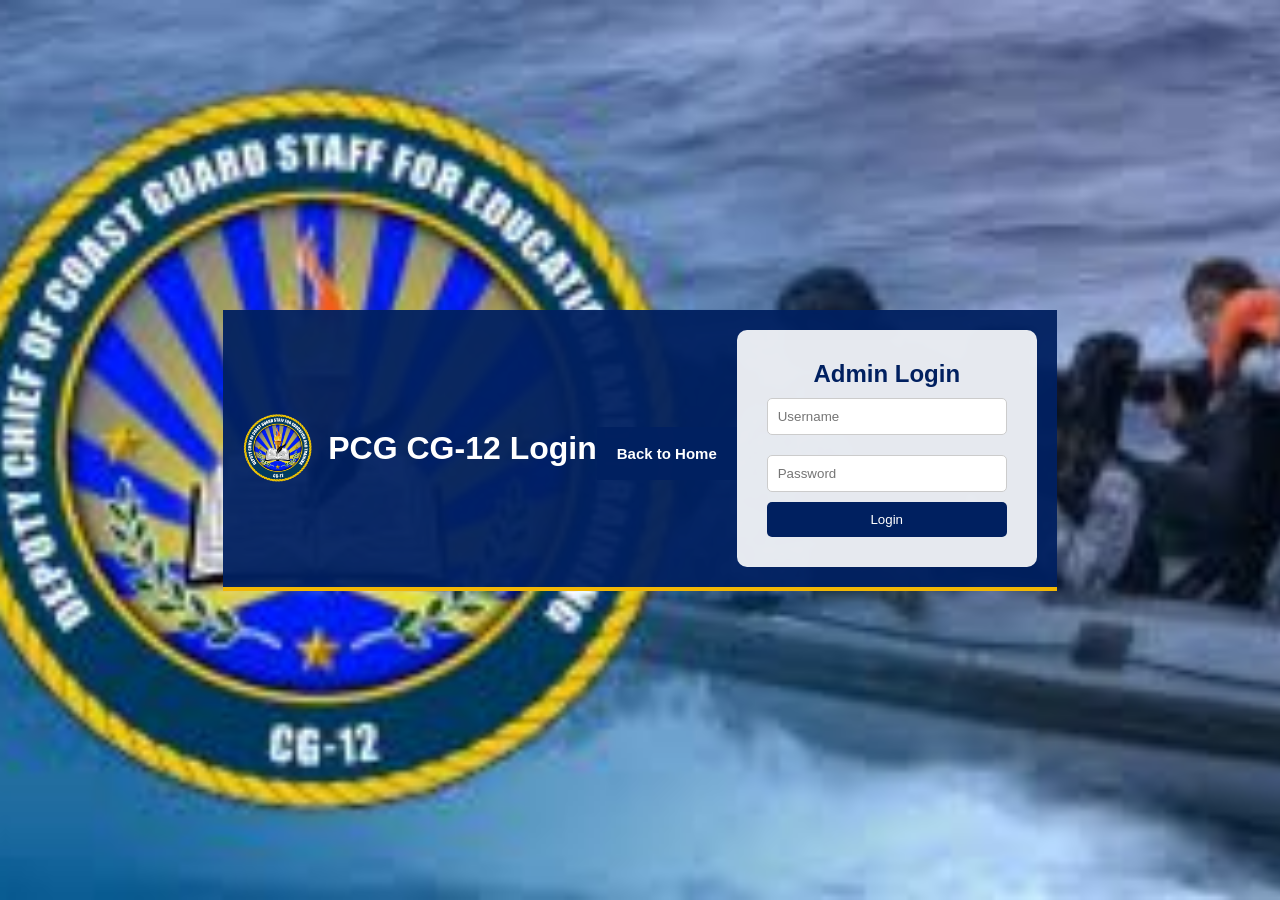
<file: login.html>
<!DOCTYPE html>
<html lang="en">
<head>
  <meta charset="UTF-8" />
  <meta name="viewport" content="width=device-width, initial-scale=1.0"/>
  <title>Login | PCG CG-12</title>
  <link rel="stylesheet" href="login-style.css" />
</head>
<body>
  <header class="header">
    <img src="pcg_logo.png" class="logo" />
    <h1>PCG CG-12 Login</h1>
    <nav class="navbar">
      <a href="index-improved.html">Back to Home</a>
    </nav>
  
  <div class="login-container">
    <h2>Admin Login</h2>
    <form action="login.php" method="POST">
      <input type="text" name="username" placeholder="Username" required>
      <input type="password" name="password" placeholder="Password" required>
      <button type="submit">Login</button>
    </form>

  </div>

</body>
</html>
</file>
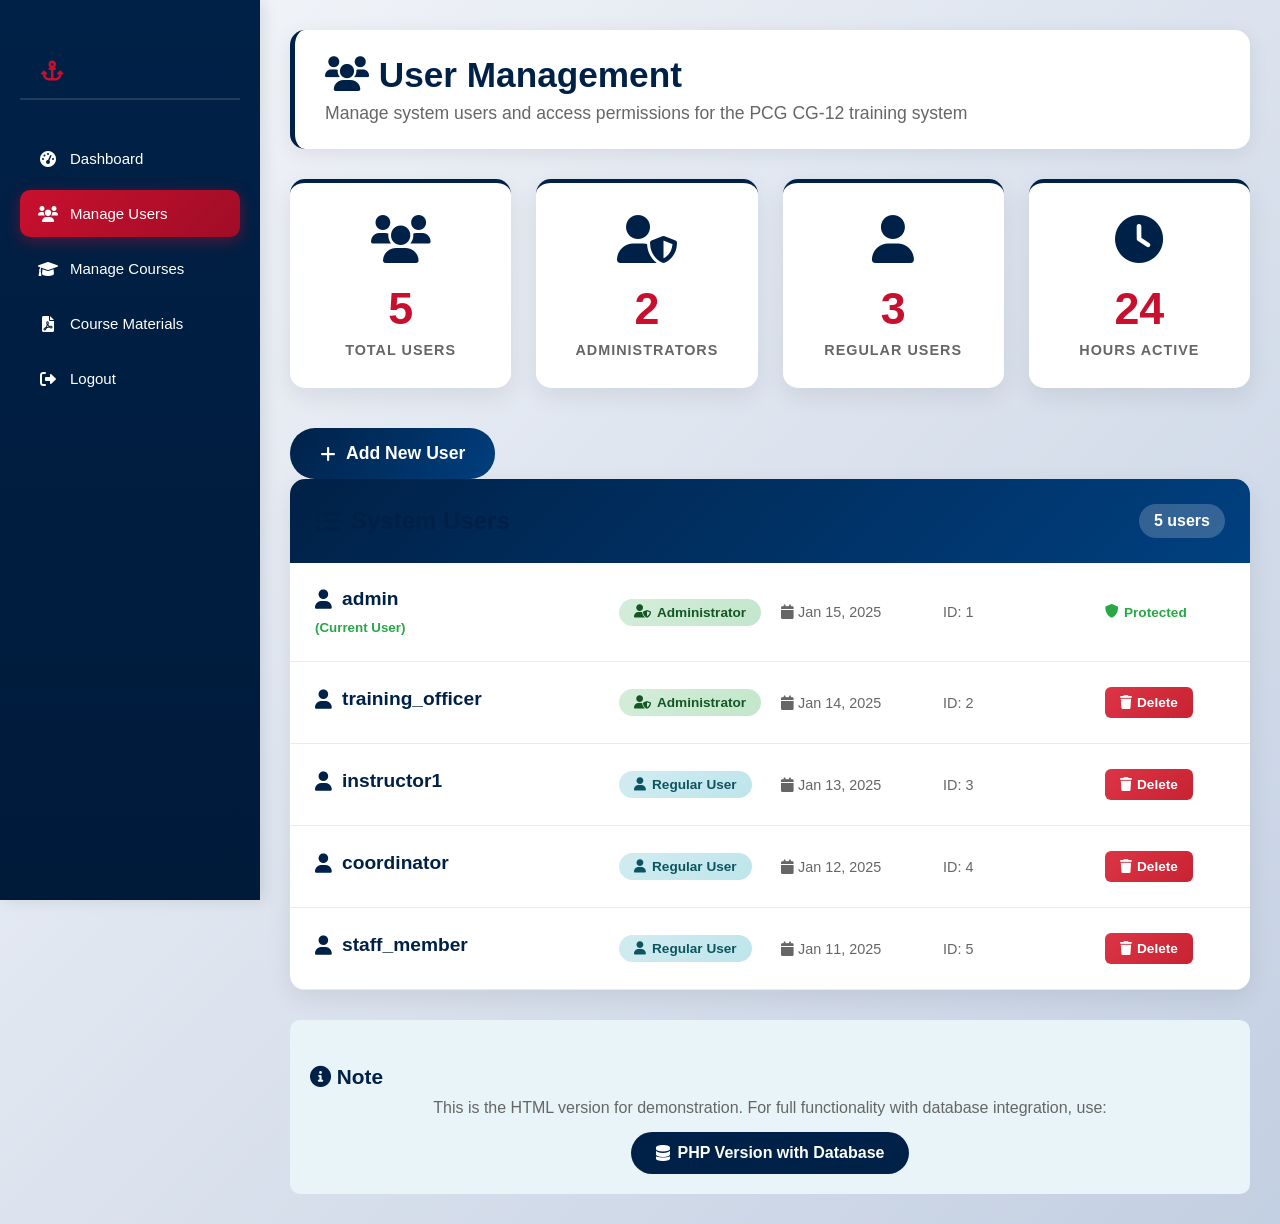
<file: manage-users.html>
<!DOCTYPE html>
<html lang="en">
<head>
    <meta charset="UTF-8">
    <meta name="viewport" content="width=device-width, initial-scale=1.0">
    <title>Manage Users | PCG CG-12</title>
    <link rel="stylesheet" href="admin-style-enhanced.css">
    <link rel="stylesheet" href="https://cdnjs.cloudflare.com/ajax/libs/font-awesome/6.0.0/css/all.min.css">
    <style>
        .user-form {
            background: white;
            padding: 30px;
            border-radius: 15px;
            box-shadow: 0 8px 25px rgba(0,0,0,0.08);
            margin-bottom: 30px;
        }
        
        .form-grid {
            display: grid;
            grid-template-columns: repeat(auto-fit, minmax(280px, 1fr));
            gap: 25px;
            margin-bottom: 25px;
        }
        
        .form-group {
            margin-bottom: 20px;
        }
        
        .form-group label {
            display: block;
            margin-bottom: 8px;
            font-weight: 600;
            color: #002147;
            display: flex;
            align-items: center;
            gap: 8px;
        }
        
        .form-group input, .form-group select {
            width: 100%;
            padding: 12px 15px;
            border: 2px solid #e9ecef;
            border-radius: 8px;
            font-size: 14px;
            transition: all 0.3s ease;
        }
        
        .form-group input:focus, .form-group select:focus {
            outline: none;
            border-color: #002147;
            box-shadow: 0 0 0 3px rgba(0, 33, 71, 0.1);
        }
        
        .users-table {
            background: white;
            border-radius: 15px;
            box-shadow: 0 8px 25px rgba(0,0,0,0.08);
            overflow: hidden;
        }
        
        .table-header {
            background: linear-gradient(135deg, #002147 0%, #004080 100%);
            color: white;
            padding: 25px;
            display: flex;
            justify-content: space-between;
            align-items: center;
        }
        
        .table-header h2 {
            margin: 0;
            display: flex;
            align-items: center;
            gap: 12px;
            font-size: 1.5em;
        }
        
        .user-row {
            display: grid;
            grid-template-columns: 2fr 1fr 1fr 1fr 120px;
            gap: 20px;
            padding: 25px;
            border-bottom: 1px solid #e9ecef;
            align-items: center;
            transition: all 0.3s ease;
        }
        
        .user-row:hover {
            background-color: #f8f9fa;
            transform: translateX(5px);
        }
        
        .user-info h4 {
            margin: 0 0 8px 0;
            color: #002147;
            font-size: 1.2em;
            display: flex;
            align-items: center;
            gap: 10px;
        }
        
        .user-role {
            padding: 6px 15px;
            border-radius: 20px;
            font-size: 0.85em;
            font-weight: 600;
            display: inline-flex;
            align-items: center;
            gap: 6px;
        }
        
        .role-admin {
            background: linear-gradient(135deg, #d4edda 0%, #c3e6cb 100%);
            color: #155724;
        }
        
        .role-user {
            background: linear-gradient(135deg, #d1ecf1 0%, #bee5eb 100%);
            color: #0c5460;
        }
        
        .user-actions {
            display: flex;
            gap: 8px;
        }
        
        .btn-delete {
            background: linear-gradient(135deg, #dc3545 0%, #c82333 100%);
            color: white;
            border: none;
            padding: 8px 15px;
            border-radius: 6px;
            cursor: pointer;
            font-size: 0.85em;
            transition: all 0.3s ease;
            display: flex;
            align-items: center;
            gap: 5px;
        }
        
        .btn-delete:hover {
            transform: translateY(-2px);
            box-shadow: 0 4px 12px rgba(220, 53, 69, 0.3);
        }
        
        .toggle-form {
            background: linear-gradient(135deg, #002147 0%, #004080 100%);
            color: white;
            padding: 15px 30px;
            border: none;
            border-radius: 25px;
            cursor: pointer;
            font-weight: 600;
            transition: all 0.3s ease;
            display: flex;
            align-items: center;
            gap: 10px;
            font-size: 1.1em;
        }
        
        .toggle-form:hover {
            background: linear-gradient(135deg, #c8102e 0%, #a00d26 100%);
            transform: scale(1.05);
            box-shadow: 0 4px 15px rgba(200, 16, 46, 0.3);
        }
        
        .form-container {
            display: none;
            animation: slideDown 0.4s ease;
        }
        
        .form-container.active {
            display: block;
        }
        
        @keyframes slideDown {
            from {
                opacity: 0;
                transform: translateY(-30px);
            }
            to {
                opacity: 1;
                transform: translateY(0);
            }
        }
        
        .stats-row {
            display: grid;
            grid-template-columns: repeat(auto-fit, minmax(220px, 1fr));
            gap: 25px;
            margin-bottom: 40px;
        }
        
        .stat-card {
            background: white;
            padding: 30px;
            border-radius: 15px;
            box-shadow: 0 8px 25px rgba(0,0,0,0.08);
            text-align: center;
            border-top: 4px solid #002147;
            transition: all 0.3s ease;
            position: relative;
            overflow: hidden;
        }
        
        .stat-card::before {
            content: '';
            position: absolute;
            top: 0;
            left: -100%;
            width: 100%;
            height: 100%;
            background: linear-gradient(90deg, transparent, rgba(255,255,255,0.4), transparent);
            transition: left 0.5s;
        }
        
        .stat-card:hover::before {
            left: 100%;
        }
        
        .stat-card:hover {
            transform: translateY(-8px);
            box-shadow: 0 15px 35px rgba(0,0,0,0.15);
        }
        
        .stat-icon {
            font-size: 3em;
            color: #002147;
            margin-bottom: 15px;
        }
        
        .stat-number {
            font-size: 2.8em;
            font-weight: bold;
            color: #c8102e;
            margin-bottom: 8px;
        }
        
        .stat-label {
            color: #666;
            font-weight: 600;
            text-transform: uppercase;
            font-size: 0.9em;
            letter-spacing: 1px;
        }
        
        .submit-btn {
            background: linear-gradient(135deg, #002147 0%, #004080 100%);
            color: white;
            padding: 15px 35px;
            border: none;
            border-radius: 25px;
            cursor: pointer;
            font-weight: 600;
            font-size: 1.1em;
            transition: all 0.3s ease;
            display: flex;
            align-items: center;
            gap: 10px;
        }
        
        .submit-btn:hover {
            background: linear-gradient(135deg, #c8102e 0%, #a00d26 100%);
            transform: scale(1.05);
            box-shadow: 0 4px 15px rgba(200, 16, 46, 0.3);
        }
        
        .no-users {
            text-align: center;
            padding: 60px 40px;
            color: #666;
        }
        
        .no-users i {
            font-size: 5em;
            color: #ddd;
            margin-bottom: 25px;
        }
        
        .no-users h3 {
            color: #002147;
            margin-bottom: 15px;
            font-size: 1.5em;
        }
        
        .protected-user {
            color: #28a745;
            font-weight: 600;
            font-size: 0.85em;
            display: flex;
            align-items: center;
            gap: 5px;
        }
    </style>
</head>
<body>
    <div class="sidebar">
        <h2><i class="fas fa-anchor"></i> CG-12 Admin</h2>
        <ul>
            <li><a href="admin-dashboard-enhanced.php"><i class="fas fa-tachometer-alt"></i> Dashboard</a></li>
            <li><a href="manage-users.html" class="active"><i class="fas fa-users"></i> Manage Users</a></li>
            <li><a href="manage-courses.php"><i class="fas fa-graduation-cap"></i> Manage Courses</a></li>
            <li><a href="course-materials.php"><i class="fas fa-file-pdf"></i> Course Materials</a></li>
            <li><a href="logout.php"><i class="fas fa-sign-out-alt"></i> Logout</a></li>
        </ul>
    </div>

    <div class="main-content">
        <header>
            <h1><i class="fas fa-users"></i> User Management</h1>
            <p>Manage system users and access permissions for the PCG CG-12 training system</p>
        </header>

        <!-- Statistics -->
        <div class="stats-row">
            <div class="stat-card">
                <div class="stat-icon"><i class="fas fa-users"></i></div>
                <div class="stat-number">5</div>
                <div class="stat-label">Total Users</div>
            </div>
            <div class="stat-card">
                <div class="stat-icon"><i class="fas fa-user-shield"></i></div>
                <div class="stat-number">2</div>
                <div class="stat-label">Administrators</div>
            </div>
            <div class="stat-card">
                <div class="stat-icon"><i class="fas fa-user"></i></div>
                <div class="stat-number">3</div>
                <div class="stat-label">Regular Users</div>
            </div>
            <div class="stat-card">
                <div class="stat-icon"><i class="fas fa-clock"></i></div>
                <div class="stat-number">24</div>
                <div class="stat-label">Hours Active</div>
            </div>
        </div>

        <!-- Add User Form -->
        <button class="toggle-form" onclick="toggleForm()">
            <i class="fas fa-plus"></i> Add New User
        </button>

        <div class="form-container" id="userForm">
            <div class="user-form">
                <h2><i class="fas fa-user-plus"></i> Add New User</h2>
                <p style="color: #666; margin-bottom: 25px;">Create a new user account for the PCG CG-12 training system</p>
                
                <form id="addUserForm" onsubmit="handleAddUser(event)">
                    <div class="form-grid">
                        <div class="form-group">
                            <label for="username"><i class="fas fa-user"></i> Username</label>
                            <input type="text" id="username" name="username" required placeholder="Enter username">
                        </div>
                        
                        <div class="form-group">
                            <label for="password"><i class="fas fa-lock"></i> Password</label>
                            <input type="password" id="password" name="password" required placeholder="Enter password">
                        </div>
                        
                        <div class="form-group">
                            <label for="role"><i class="fas fa-user-tag"></i> Role</label>
                            <select id="role" name="role" required>
                                <option value="">Select Role</option>
                                <option value="admin">Administrator</option>
                                <option value="user">Regular User</option>
                            </select>
                        </div>
                    </div>
                    
                    <button type="submit" class="submit-btn">
                        <i class="fas fa-plus"></i> Add User
                    </button>
                </form>
            </div>
        </div>

        <!-- Users List -->
        <div class="users-table">
            <div class="table-header">
                <h2><i class="fas fa-list"></i> System Users</h2>
                <span style="background: rgba(255,255,255,0.2); padding: 8px 15px; border-radius: 20px; font-weight: 600;">5 users</span>
            </div>
            
            <!-- Sample Users -->
            <div class="user-row">
                <div class="user-info">
                    <h4><i class="fas fa-user"></i> admin</h4>
                    <small style="color: #28a745; font-weight: 600;">(Current User)</small>
                </div>
                
                <div>
                    <span class="user-role role-admin">
                        <i class="fas fa-user-shield"></i>
                        Administrator
                    </span>
                </div>
                
                <div style="color: #666; font-size: 0.9em;">
                    <i class="fas fa-calendar"></i>
                    Jan 15, 2025
                </div>
                
                <div style="color: #666; font-size: 0.9em;">
                    ID: 1
                </div>
                
                <div class="user-actions">
                    <span class="protected-user">
                        <i class="fas fa-shield-alt"></i> Protected
                    </span>
                </div>
            </div>

            <div class="user-row">
                <div class="user-info">
                    <h4><i class="fas fa-user"></i> training_officer</h4>
                </div>
                
                <div>
                    <span class="user-role role-admin">
                        <i class="fas fa-user-shield"></i>
                        Administrator
                    </span>
                </div>
                
                <div style="color: #666; font-size: 0.9em;">
                    <i class="fas fa-calendar"></i>
                    Jan 14, 2025
                </div>
                
                <div style="color: #666; font-size: 0.9em;">
                    ID: 2
                </div>
                
                <div class="user-actions">
                    <button class="btn-delete" onclick="deleteUser(2)">
                        <i class="fas fa-trash"></i> Delete
                    </button>
                </div>
            </div>

            <div class="user-row">
                <div class="user-info">
                    <h4><i class="fas fa-user"></i> instructor1</h4>
                </div>
                
                <div>
                    <span class="user-role role-user">
                        <i class="fas fa-user"></i>
                        Regular User
                    </span>
                </div>
                
                <div style="color: #666; font-size: 0.9em;">
                    <i class="fas fa-calendar"></i>
                    Jan 13, 2025
                </div>
                
                <div style="color: #666; font-size: 0.9em;">
                    ID: 3
                </div>
                
                <div class="user-actions">
                    <button class="btn-delete" onclick="deleteUser(3)">
                        <i class="fas fa-trash"></i> Delete
                    </button>
                </div>
            </div>

            <div class="user-row">
                <div class="user-info">
                    <h4><i class="fas fa-user"></i> coordinator</h4>
                </div>
                
                <div>
                    <span class="user-role role-user">
                        <i class="fas fa-user"></i>
                        Regular User
                    </span>
                </div>
                
                <div style="color: #666; font-size: 0.9em;">
                    <i class="fas fa-calendar"></i>
                    Jan 12, 2025
                </div>
                
                <div style="color: #666; font-size: 0.9em;">
                    ID: 4
                </div>
                
                <div class="user-actions">
                    <button class="btn-delete" onclick="deleteUser(4)">
                        <i class="fas fa-trash"></i> Delete
                    </button>
                </div>
            </div>

            <div class="user-row">
                <div class="user-info">
                    <h4><i class="fas fa-user"></i> staff_member</h4>
                </div>
                
                <div>
                    <span class="user-role role-user">
                        <i class="fas fa-user"></i>
                        Regular User
                    </span>
                </div>
                
                <div style="color: #666; font-size: 0.9em;">
                    <i class="fas fa-calendar"></i>
                    Jan 11, 2025
                </div>
                
                <div style="color: #666; font-size: 0.9em;">
                    ID: 5
                </div>
                
                <div class="user-actions">
                    <button class="btn-delete" onclick="deleteUser(5)">
                        <i class="fas fa-trash"></i> Delete
                    </button>
                </div>
            </div>
        </div>

        <!-- Note about PHP version -->
        <div style="background: #e8f4f8; padding: 20px; border-radius: 10px; margin-top: 30px; text-align: center;">
            <h3 style="color: #002147; margin-bottom: 10px;"><i class="fas fa-info-circle"></i> Note</h3>
            <p style="color: #666; margin-bottom: 15px;">This is the HTML version for demonstration. For full functionality with database integration, use:</p>
            <a href="manage-users.php" style="background: #002147; color: white; padding: 12px 25px; text-decoration: none; border-radius: 25px; font-weight: 600; display: inline-flex; align-items: center; gap: 8px;">
                <i class="fas fa-database"></i> PHP Version with Database
            </a>
        </div>
    </div>

    <script>
        function toggleForm() {
            const form = document.getElementById('userForm');
            form.classList.toggle('active');
        }

        function handleAddUser(event) {
            event.preventDefault();
            
            const username = document.getElementById('username').value;
            const password = document.getElementById('password').value;
            const role = document.getElementById('role').value;
            
            if (!username || !password || !role) {
                alert('Please fill in all fields');
                return;
            }
            
            // Simulate adding user
            alert(`User "${username}" would be added with role "${role}". \n\nNote: This is the HTML demo version. Use manage-users.php for actual database functionality.`);
            
            // Reset form
            document.getElementById('addUserForm').reset();
            toggleForm();
        }

        function deleteUser(userId) {
            if (confirm('Are you sure you want to delete this user?')) {
                alert(`User with ID ${userId} would be deleted. \n\nNote: This is the HTML demo version. Use manage-users.php for actual database functionality.`);
            }
        }

        // Add some interactive effects
        document.addEventListener('DOMContentLoaded', function() {
            // Animate stat cards on load
            const statCards = document.querySelectorAll('.stat-card');
            statCards.forEach((card, index) => {
                card.style.animationDelay = `${index * 0.1}s`;
                card.style.animation = 'fadeInUp 0.6s ease forwards';
            });
        });

        // Add CSS for fade in animation
        const style = document.createElement('style');
        style.textContent = `
            @keyframes fadeInUp {
                from {
                    opacity: 0;
                    transform: translateY(30px);
                }
                to {
                    opacity: 1;
                    transform: translateY(0);
                }
            }
        `;
        document.head.appendChild(style);
    </script>
</body>
</html>
</file>
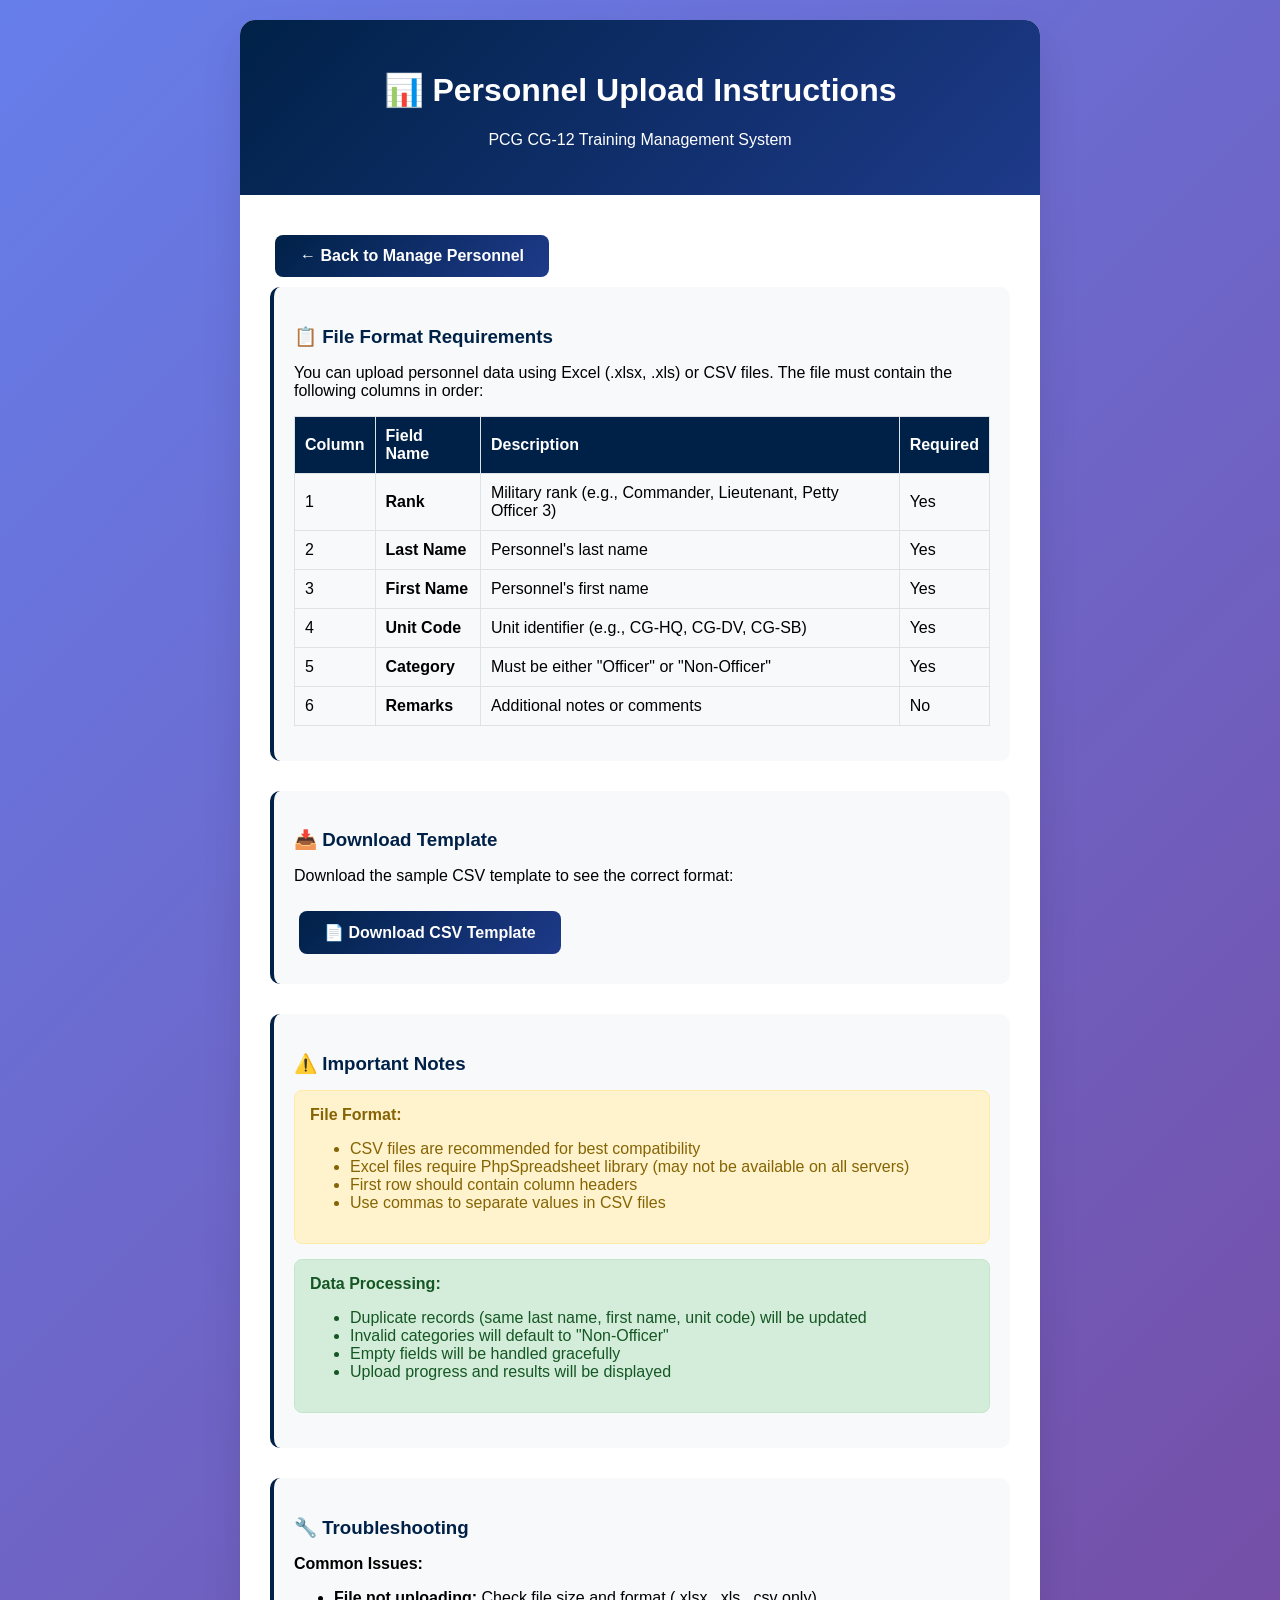
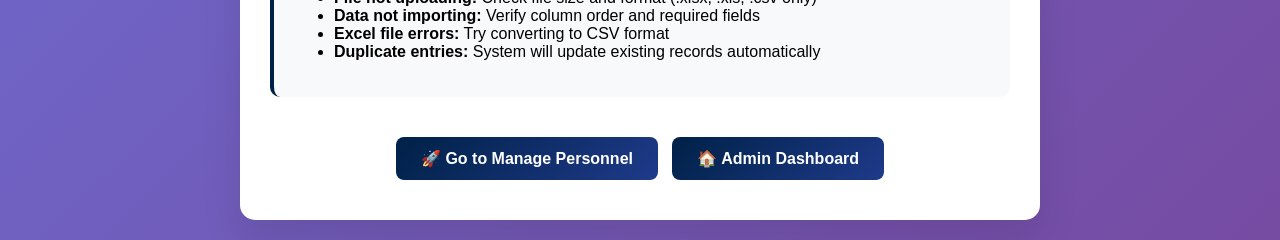
<file: personnel_upload_instructions.html>
<!DOCTYPE html>
<html>
<head>
    <title>Personnel Upload Instructions - PCG CG-12</title>
    <meta charset="UTF-8">
    <meta name="viewport" content="width=device-width, initial-scale=1.0">
    <style>
        body {
            font-family: 'Segoe UI', Tahoma, Geneva, Verdana, sans-serif;
            background: linear-gradient(135deg, #667eea 0%, #764ba2 100%);
            min-height: 100vh;
            padding: 20px;
            margin: 0;
        }
        
        .container {
            max-width: 800px;
            margin: 0 auto;
            background: white;
            border-radius: 15px;
            box-shadow: 0 20px 40px rgba(0,0,0,0.1);
            overflow: hidden;
        }
        
        .header {
            background: linear-gradient(135deg, #002147 0%, #1e3a8a 100%);
            color: white;
            padding: 30px;
            text-align: center;
        }
        
        .content {
            padding: 30px;
        }
        
        .section {
            margin-bottom: 30px;
            padding: 20px;
            background: #f8f9fa;
            border-radius: 10px;
            border-left: 4px solid #002147;
        }
        
        .section h3 {
            color: #002147;
            margin-bottom: 15px;
        }
        
        .btn {
            background: linear-gradient(135deg, #002147 0%, #1e3a8a 100%);
            color: white;
            padding: 12px 25px;
            text-decoration: none;
            border-radius: 8px;
            display: inline-block;
            margin: 10px 5px;
            font-weight: 600;
        }
        
        .btn:hover {
            transform: translateY(-2px);
            box-shadow: 0 5px 15px rgba(0,0,0,0.2);
        }
        
        .warning {
            background: #fff3cd;
            color: #856404;
            padding: 15px;
            border-radius: 8px;
            border: 1px solid #ffeaa7;
            margin: 15px 0;
        }
        
        .success {
            background: #d4edda;
            color: #155724;
            padding: 15px;
            border-radius: 8px;
            border: 1px solid #c3e6cb;
            margin: 15px 0;
        }
        
        table {
            width: 100%;
            border-collapse: collapse;
            margin: 15px 0;
        }
        
        th, td {
            border: 1px solid #dee2e6;
            padding: 10px;
            text-align: left;
        }
        
        th {
            background: #002147;
            color: white;
        }
        
        code {
            background: #f8f9fa;
            padding: 2px 6px;
            border-radius: 4px;
            font-family: monospace;
        }
    </style>
</head>
<body>

<div class="container">
    <div class="header">
        <h1>📊 Personnel Upload Instructions</h1>
        <p>PCG CG-12 Training Management System</p>
    </div>
    
    <div class="content">
        <a href="manage_personnel.php" class="btn">← Back to Manage Personnel</a>
        
        <div class="section">
            <h3>📋 File Format Requirements</h3>
            <p>You can upload personnel data using Excel (.xlsx, .xls) or CSV files. The file must contain the following columns in order:</p>
            
            <table>
                <thead>
                    <tr>
                        <th>Column</th>
                        <th>Field Name</th>
                        <th>Description</th>
                        <th>Required</th>
                    </tr>
                </thead>
                <tbody>
                    <tr>
                        <td>1</td>
                        <td><strong>Rank</strong></td>
                        <td>Military rank (e.g., Commander, Lieutenant, Petty Officer 3)</td>
                        <td>Yes</td>
                    </tr>
                    <tr>
                        <td>2</td>
                        <td><strong>Last Name</strong></td>
                        <td>Personnel's last name</td>
                        <td>Yes</td>
                    </tr>
                    <tr>
                        <td>3</td>
                        <td><strong>First Name</strong></td>
                        <td>Personnel's first name</td>
                        <td>Yes</td>
                    </tr>
                    <tr>
                        <td>4</td>
                        <td><strong>Unit Code</strong></td>
                        <td>Unit identifier (e.g., CG-HQ, CG-DV, CG-SB)</td>
                        <td>Yes</td>
                    </tr>
                    <tr>
                        <td>5</td>
                        <td><strong>Category</strong></td>
                        <td>Must be either "Officer" or "Non-Officer"</td>
                        <td>Yes</td>
                    </tr>
                    <tr>
                        <td>6</td>
                        <td><strong>Remarks</strong></td>
                        <td>Additional notes or comments</td>
                        <td>No</td>
                    </tr>
                </tbody>
            </table>
        </div>
        
        <div class="section">
            <h3>📥 Download Template</h3>
            <p>Download the sample CSV template to see the correct format:</p>
            <a href="personnel_template.csv" class="btn" download>📄 Download CSV Template</a>
        </div>
        
        <div class="section">
            <h3>⚠️ Important Notes</h3>
            <div class="warning">
                <strong>File Format:</strong>
                <ul>
                    <li>CSV files are recommended for best compatibility</li>
                    <li>Excel files require PhpSpreadsheet library (may not be available on all servers)</li>
                    <li>First row should contain column headers</li>
                    <li>Use commas to separate values in CSV files</li>
                </ul>
            </div>
            
            <div class="success">
                <strong>Data Processing:</strong>
                <ul>
                    <li>Duplicate records (same last name, first name, unit code) will be updated</li>
                    <li>Invalid categories will default to "Non-Officer"</li>
                    <li>Empty fields will be handled gracefully</li>
                    <li>Upload progress and results will be displayed</li>
                </ul>
            </div>
        </div>
        
        <div class="section">
            <h3>🔧 Troubleshooting</h3>
            <p><strong>Common Issues:</strong></p>
            <ul>
                <li><strong>File not uploading:</strong> Check file size and format (.xlsx, .xls, .csv only)</li>
                <li><strong>Data not importing:</strong> Verify column order and required fields</li>
                <li><strong>Excel file errors:</strong> Try converting to CSV format</li>
                <li><strong>Duplicate entries:</strong> System will update existing records automatically</li>
            </ul>
        </div>
        
        <div style="text-align: center; margin-top: 30px;">
            <a href="manage_personnel.php" class="btn">🚀 Go to Manage Personnel</a>
            <a href="admin-dashboard.html" class="btn">🏠 Admin Dashboard</a>
        </div>
    </div>
</div>

</body>
</html>
</file>
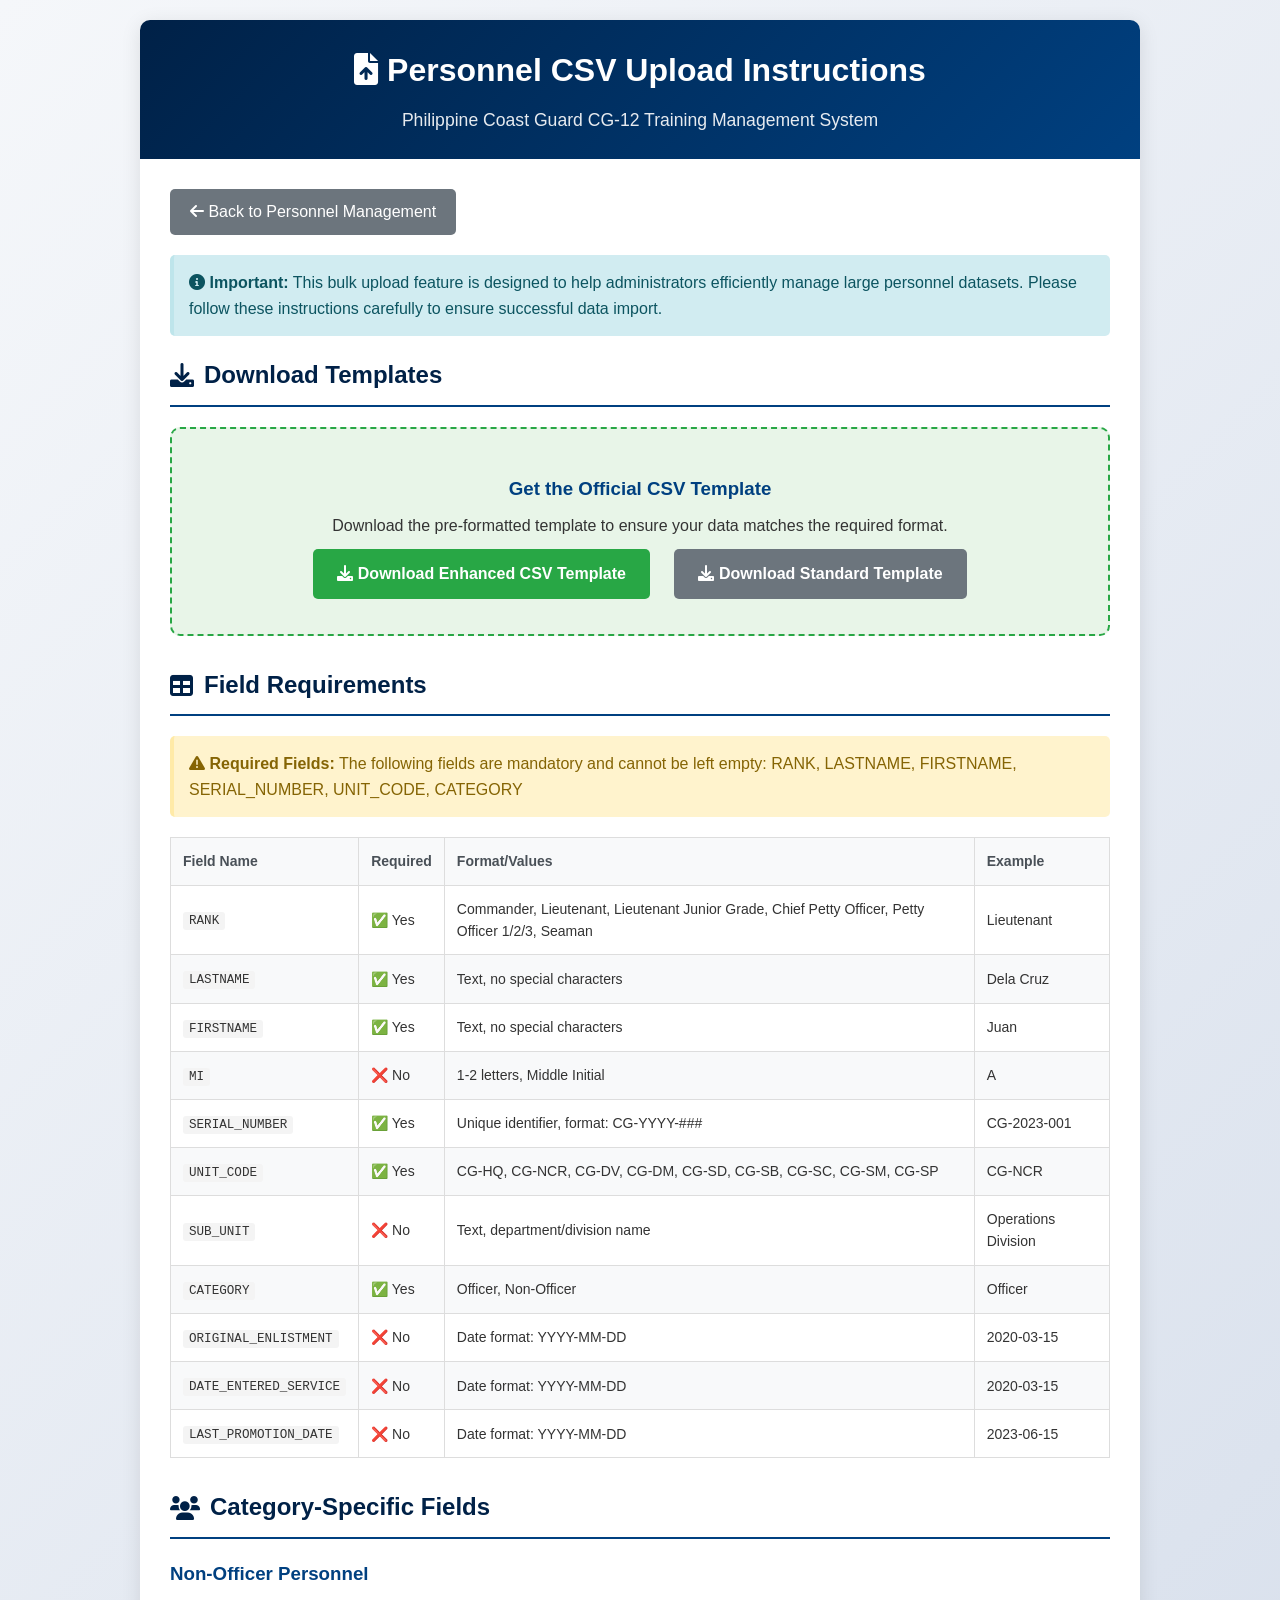
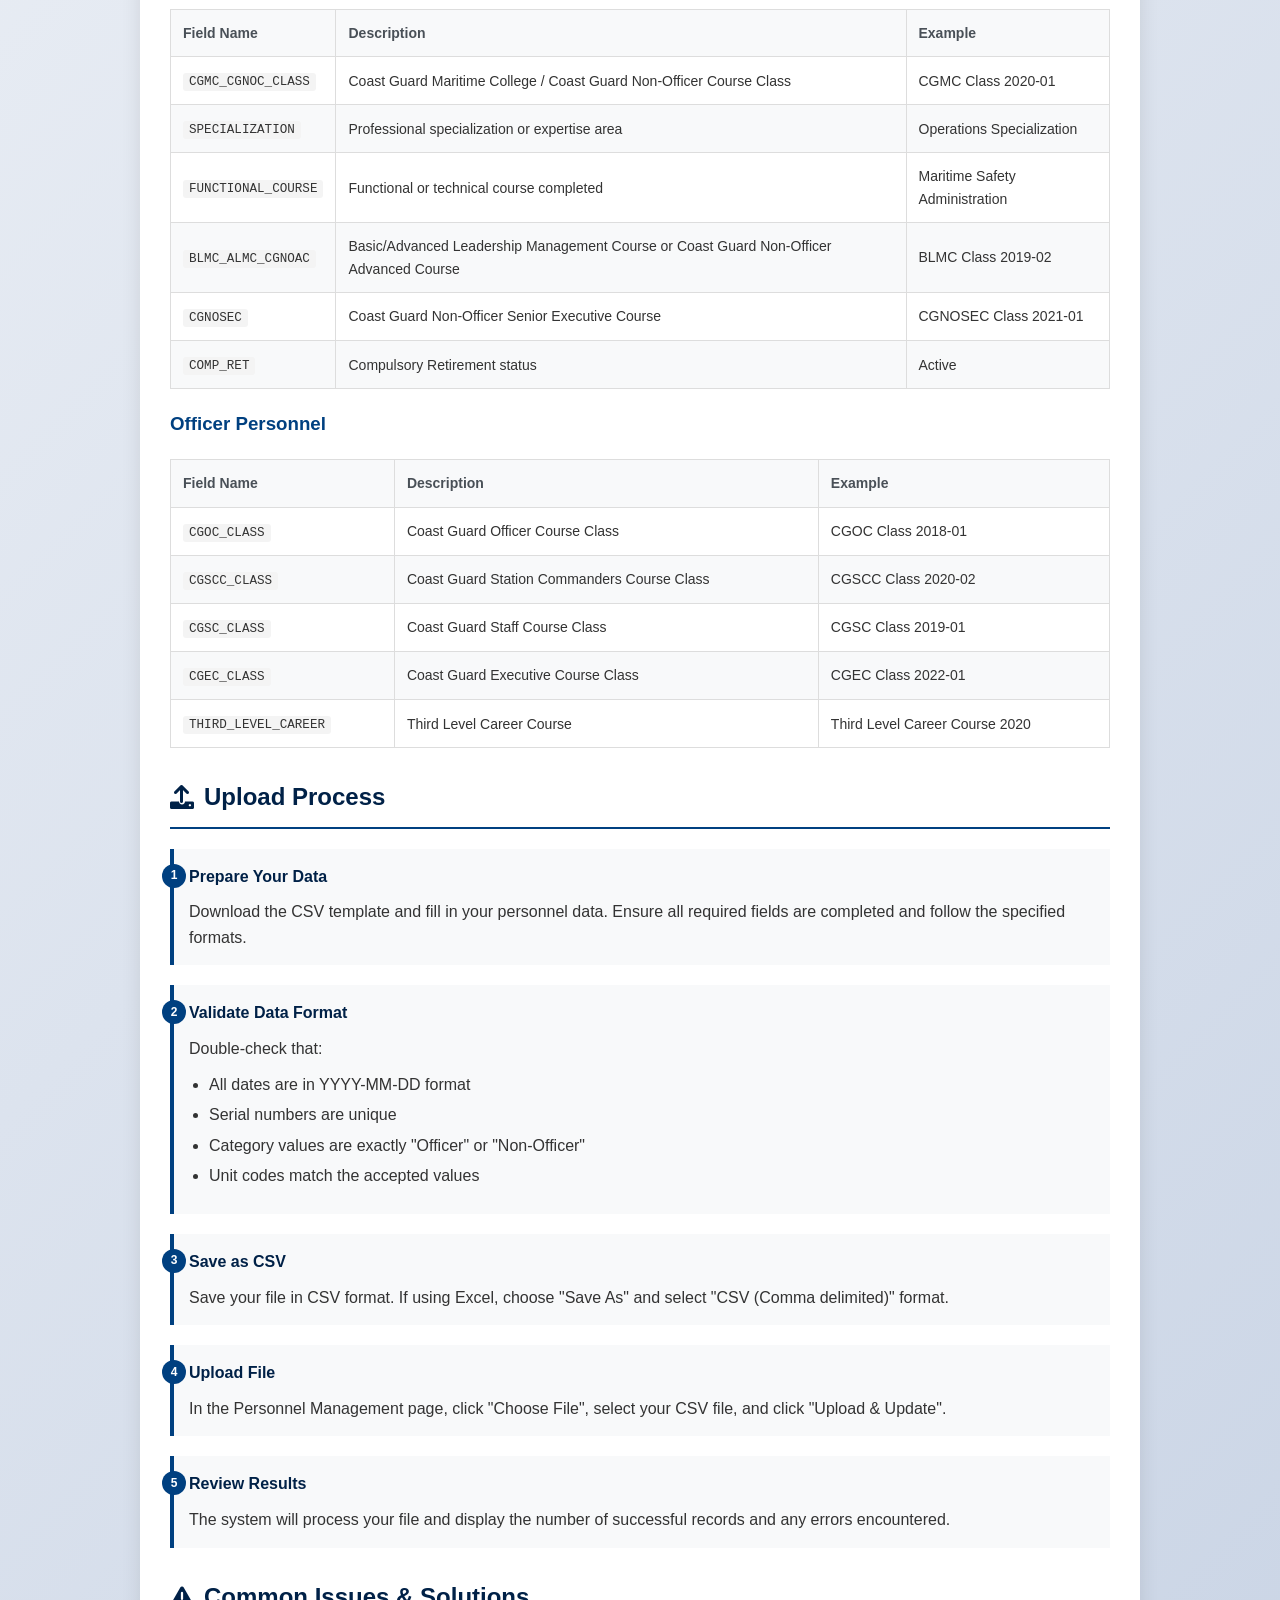
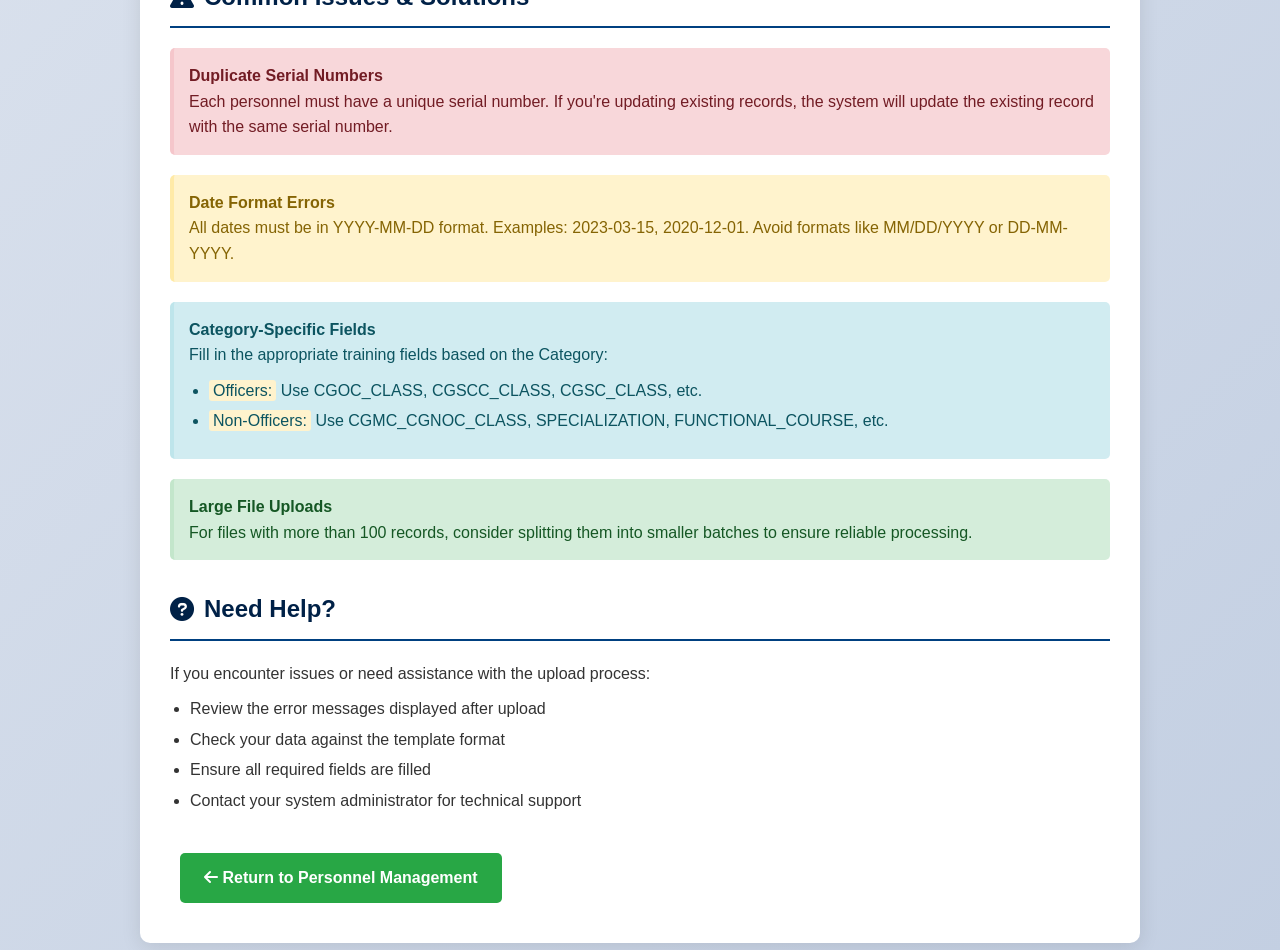
<file: personnel_upload_instructions_enhanced.html>
<!DOCTYPE html>
<html lang="en">
<head>
    <meta charset="UTF-8">
    <meta name="viewport" content="width=device-width, initial-scale=1.0">
    <title>Personnel CSV Upload Instructions | PCG CG-12</title>
    <link rel="stylesheet" href="https://cdnjs.cloudflare.com/ajax/libs/font-awesome/6.0.0/css/all.min.css">
    <style>
        * {
            margin: 0;
            padding: 0;
            box-sizing: border-box;
        }

        body {
            font-family: "Segoe UI", Tahoma, Geneva, Verdana, sans-serif;
            line-height: 1.6;
            color: #333;
            background: linear-gradient(135deg, #f5f7fa 0%, #c3cfe2 100%);
            min-height: 100vh;
            padding: 20px;
        }

        .container {
            max-width: 1000px;
            margin: 0 auto;
            background: white;
            border-radius: 10px;
            box-shadow: 0 4px 20px rgba(0,0,0,0.1);
            overflow: hidden;
        }

        .header {
            background: linear-gradient(135deg, #002147 0%, #004080 100%);
            color: white;
            padding: 25px;
            text-align: center;
        }

        .header h1 {
            font-size: 2rem;
            margin-bottom: 10px;
        }

        .header p {
            font-size: 1.1rem;
            opacity: 0.9;
        }

        .content {
            padding: 30px;
        }

        .section {
            margin-bottom: 30px;
        }

        .section h2 {
            color: #002147;
            border-bottom: 2px solid #004080;
            padding-bottom: 10px;
            margin-bottom: 20px;
            display: flex;
            align-items: center;
            gap: 10px;
        }

        .section h3 {
            color: #004080;
            margin: 20px 0 10px 0;
        }

        .alert {
            padding: 15px;
            border-radius: 5px;
            margin-bottom: 20px;
            border-left: 4px solid;
        }

        .alert-info {
            background: #d1ecf1;
            color: #0c5460;
            border-color: #bee5eb;
        }

        .alert-warning {
            background: #fff3cd;
            color: #856404;
            border-color: #ffeaa7;
        }

        .alert-success {
            background: #d4edda;
            color: #155724;
            border-color: #c3e6cb;
        }

        .alert-danger {
            background: #f8d7da;
            color: #721c24;
            border-color: #f5c6cb;
        }

        table {
            width: 100%;
            border-collapse: collapse;
            margin: 20px 0;
            font-size: 14px;
        }

        table th, table td {
            border: 1px solid #ddd;
            padding: 12px;
            text-align: left;
        }

        table th {
            background: #f8f9fa;
            font-weight: 600;
            color: #495057;
        }

        table tr:nth-child(even) {
            background: #f8f9fa;
        }

        .code {
            background: #f4f4f4;
            padding: 2px 6px;
            border-radius: 3px;
            font-family: monospace;
            font-size: 0.9em;
        }

        .download-section {
            background: #e8f5e8;
            border: 2px dashed #28a745;
            border-radius: 10px;
            padding: 25px;
            text-align: center;
            margin: 20px 0;
        }

        .btn {
            display: inline-block;
            padding: 12px 24px;
            background: #28a745;
            color: white;
            text-decoration: none;
            border-radius: 5px;
            font-weight: 600;
            transition: all 0.3s;
            margin: 10px;
        }

        .btn:hover {
            background: #218838;
            transform: translateY(-2px);
        }

        .btn-secondary {
            background: #6c757d;
        }

        .btn-secondary:hover {
            background: #5a6268;
        }

        .steps {
            counter-reset: step-counter;
        }

        .step {
            counter-increment: step-counter;
            margin-bottom: 20px;
            padding: 15px;
            border-left: 4px solid #004080;
            background: #f8f9fa;
            position: relative;
        }

        .step::before {
            content: counter(step-counter);
            position: absolute;
            left: -12px;
            top: 15px;
            background: #004080;
            color: white;
            width: 24px;
            height: 24px;
            border-radius: 50%;
            display: flex;
            align-items: center;
            justify-content: center;
            font-size: 12px;
            font-weight: bold;
        }

        .step h4 {
            margin-bottom: 10px;
            color: #002147;
        }

        ul, ol {
            margin: 10px 0 10px 20px;
        }

        li {
            margin-bottom: 5px;
        }

        .highlight {
            background: #fff3cd;
            padding: 2px 4px;
            border-radius: 3px;
        }

        .back-btn {
            background: #6c757d;
            color: white;
            padding: 10px 20px;
            text-decoration: none;
            border-radius: 5px;
            display: inline-block;
            margin-bottom: 20px;
        }

        .back-btn:hover {
            background: #5a6268;
        }

        @media (max-width: 768px) {
            .content {
                padding: 20px;
            }
            
            table {
                font-size: 12px;
            }
            
            .header h1 {
                font-size: 1.5rem;
            }
        }
    </style>
</head>
<body>
    <div class="container">
        <div class="header">
            <h1><i class="fas fa-file-upload"></i> Personnel CSV Upload Instructions</h1>
            <p>Philippine Coast Guard CG-12 Training Management System</p>
        </div>

        <div class="content">
            <a href="manage_personnel.php" class="back-btn"><i class="fas fa-arrow-left"></i> Back to Personnel Management</a>

            <div class="alert alert-info">
                <i class="fas fa-info-circle"></i>
                <strong>Important:</strong> This bulk upload feature is designed to help administrators efficiently manage large personnel datasets. Please follow these instructions carefully to ensure successful data import.
            </div>

            <!-- Download Templates Section -->
            <div class="section">
                <h2><i class="fas fa-download"></i> Download Templates</h2>
                <div class="download-section">
                    <h3>Get the Official CSV Template</h3>
                    <p>Download the pre-formatted template to ensure your data matches the required format.</p>
                    <a href="personnel_upload_template_enhanced.csv" class="btn" download>
                        <i class="fas fa-download"></i> Download Enhanced CSV Template
                    </a>
                    <a href="personnel_upload_template.csv" class="btn btn-secondary" download>
                        <i class="fas fa-download"></i> Download Standard Template
                    </a>
                </div>
            </div>

            <!-- Field Requirements Section -->
            <div class="section">
                <h2><i class="fas fa-table"></i> Field Requirements</h2>
                
                <div class="alert alert-warning">
                    <i class="fas fa-exclamation-triangle"></i>
                    <strong>Required Fields:</strong> The following fields are mandatory and cannot be left empty: RANK, LASTNAME, FIRSTNAME, SERIAL_NUMBER, UNIT_CODE, CATEGORY
                </div>

                <table>
                    <thead>
                        <tr>
                            <th>Field Name</th>
                            <th>Required</th>
                            <th>Format/Values</th>
                            <th>Example</th>
                        </tr>
                    </thead>
                    <tbody>
                        <tr>
                            <td><span class="code">RANK</span></td>
                            <td>✅ Yes</td>
                            <td>Commander, Lieutenant, Lieutenant Junior Grade, Chief Petty Officer, Petty Officer 1/2/3, Seaman</td>
                            <td>Lieutenant</td>
                        </tr>
                        <tr>
                            <td><span class="code">LASTNAME</span></td>
                            <td>✅ Yes</td>
                            <td>Text, no special characters</td>
                            <td>Dela Cruz</td>
                        </tr>
                        <tr>
                            <td><span class="code">FIRSTNAME</span></td>
                            <td>✅ Yes</td>
                            <td>Text, no special characters</td>
                            <td>Juan</td>
                        </tr>
                        <tr>
                            <td><span class="code">MI</span></td>
                            <td>❌ No</td>
                            <td>1-2 letters, Middle Initial</td>
                            <td>A</td>
                        </tr>
                        <tr>
                            <td><span class="code">SERIAL_NUMBER</span></td>
                            <td>✅ Yes</td>
                            <td>Unique identifier, format: CG-YYYY-###</td>
                            <td>CG-2023-001</td>
                        </tr>
                        <tr>
                            <td><span class="code">UNIT_CODE</span></td>
                            <td>✅ Yes</td>
                            <td>CG-HQ, CG-NCR, CG-DV, CG-DM, CG-SD, CG-SB, CG-SC, CG-SM, CG-SP</td>
                            <td>CG-NCR</td>
                        </tr>
                        <tr>
                            <td><span class="code">SUB_UNIT</span></td>
                            <td>❌ No</td>
                            <td>Text, department/division name</td>
                            <td>Operations Division</td>
                        </tr>
                        <tr>
                            <td><span class="code">CATEGORY</span></td>
                            <td>✅ Yes</td>
                            <td>Officer, Non-Officer</td>
                            <td>Officer</td>
                        </tr>
                        <tr>
                            <td><span class="code">ORIGINAL_ENLISTMENT</span></td>
                            <td>❌ No</td>
                            <td>Date format: YYYY-MM-DD</td>
                            <td>2020-03-15</td>
                        </tr>
                        <tr>
                            <td><span class="code">DATE_ENTERED_SERVICE</span></td>
                            <td>❌ No</td>
                            <td>Date format: YYYY-MM-DD</td>
                            <td>2020-03-15</td>
                        </tr>
                        <tr>
                            <td><span class="code">LAST_PROMOTION_DATE</span></td>
                            <td>❌ No</td>
                            <td>Date format: YYYY-MM-DD</td>
                            <td>2023-06-15</td>
                        </tr>
                    </tbody>
                </table>
            </div>

            <!-- Category-Specific Fields -->
            <div class="section">
                <h2><i class="fas fa-users"></i> Category-Specific Fields</h2>
                
                <h3>Non-Officer Personnel</h3>
                <table>
                    <thead>
                        <tr>
                            <th>Field Name</th>
                            <th>Description</th>
                            <th>Example</th>
                        </tr>
                    </thead>
                    <tbody>
                        <tr>
                            <td><span class="code">CGMC_CGNOC_CLASS</span></td>
                            <td>Coast Guard Maritime College / Coast Guard Non-Officer Course Class</td>
                            <td>CGMC Class 2020-01</td>
                        </tr>
                        <tr>
                            <td><span class="code">SPECIALIZATION</span></td>
                            <td>Professional specialization or expertise area</td>
                            <td>Operations Specialization</td>
                        </tr>
                        <tr>
                            <td><span class="code">FUNCTIONAL_COURSE</span></td>
                            <td>Functional or technical course completed</td>
                            <td>Maritime Safety Administration</td>
                        </tr>
                        <tr>
                            <td><span class="code">BLMC_ALMC_CGNOAC</span></td>
                            <td>Basic/Advanced Leadership Management Course or Coast Guard Non-Officer Advanced Course</td>
                            <td>BLMC Class 2019-02</td>
                        </tr>
                        <tr>
                            <td><span class="code">CGNOSEC</span></td>
                            <td>Coast Guard Non-Officer Senior Executive Course</td>
                            <td>CGNOSEC Class 2021-01</td>
                        </tr>
                        <tr>
                            <td><span class="code">COMP_RET</span></td>
                            <td>Compulsory Retirement status</td>
                            <td>Active</td>
                        </tr>
                    </tbody>
                </table>

                <h3>Officer Personnel</h3>
                <table>
                    <thead>
                        <tr>
                            <th>Field Name</th>
                            <th>Description</th>
                            <th>Example</th>
                        </tr>
                    </thead>
                    <tbody>
                        <tr>
                            <td><span class="code">CGOC_CLASS</span></td>
                            <td>Coast Guard Officer Course Class</td>
                            <td>CGOC Class 2018-01</td>
                        </tr>
                        <tr>
                            <td><span class="code">CGSCC_CLASS</span></td>
                            <td>Coast Guard Station Commanders Course Class</td>
                            <td>CGSCC Class 2020-02</td>
                        </tr>
                        <tr>
                            <td><span class="code">CGSC_CLASS</span></td>
                            <td>Coast Guard Staff Course Class</td>
                            <td>CGSC Class 2019-01</td>
                        </tr>
                        <tr>
                            <td><span class="code">CGEC_CLASS</span></td>
                            <td>Coast Guard Executive Course Class</td>
                            <td>CGEC Class 2022-01</td>
                        </tr>
                        <tr>
                            <td><span class="code">THIRD_LEVEL_CAREER</span></td>
                            <td>Third Level Career Course</td>
                            <td>Third Level Career Course 2020</td>
                        </tr>
                    </tbody>
                </table>
            </div>

            <!-- Upload Process Section -->
            <div class="section">
                <h2><i class="fas fa-upload"></i> Upload Process</h2>
                
                <div class="steps">
                    <div class="step">
                        <h4>Prepare Your Data</h4>
                        <p>Download the CSV template and fill in your personnel data. Ensure all required fields are completed and follow the specified formats.</p>
                    </div>

                    <div class="step">
                        <h4>Validate Data Format</h4>
                        <p>Double-check that:</p>
                        <ul>
                            <li>All dates are in YYYY-MM-DD format</li>
                            <li>Serial numbers are unique</li>
                            <li>Category values are exactly "Officer" or "Non-Officer"</li>
                            <li>Unit codes match the accepted values</li>
                        </ul>
                    </div>

                    <div class="step">
                        <h4>Save as CSV</h4>
                        <p>Save your file in CSV format. If using Excel, choose "Save As" and select "CSV (Comma delimited)" format.</p>
                    </div>

                    <div class="step">
                        <h4>Upload File</h4>
                        <p>In the Personnel Management page, click "Choose File", select your CSV file, and click "Upload & Update".</p>
                    </div>

                    <div class="step">
                        <h4>Review Results</h4>
                        <p>The system will process your file and display the number of successful records and any errors encountered.</p>
                    </div>
                </div>
            </div>

            <!-- Common Issues Section -->
            <div class="section">
                <h2><i class="fas fa-exclamation-triangle"></i> Common Issues & Solutions</h2>
                
                <div class="alert alert-danger">
                    <h4>Duplicate Serial Numbers</h4>
                    <p>Each personnel must have a unique serial number. If you're updating existing records, the system will update the existing record with the same serial number.</p>
                </div>

                <div class="alert alert-warning">
                    <h4>Date Format Errors</h4>
                    <p>All dates must be in YYYY-MM-DD format. Examples: 2023-03-15, 2020-12-01. Avoid formats like MM/DD/YYYY or DD-MM-YYYY.</p>
                </div>

                <div class="alert alert-info">
                    <h4>Category-Specific Fields</h4>
                    <p>Fill in the appropriate training fields based on the Category:</p>
                    <ul>
                        <li><span class="highlight">Officers:</span> Use CGOC_CLASS, CGSCC_CLASS, CGSC_CLASS, etc.</li>
                        <li><span class="highlight">Non-Officers:</span> Use CGMC_CGNOC_CLASS, SPECIALIZATION, FUNCTIONAL_COURSE, etc.</li>
                    </ul>
                </div>

                <div class="alert alert-success">
                    <h4>Large File Uploads</h4>
                    <p>For files with more than 100 records, consider splitting them into smaller batches to ensure reliable processing.</p>
                </div>
            </div>

            <!-- Support Section -->
            <div class="section">
                <h2><i class="fas fa-question-circle"></i> Need Help?</h2>
                <p>If you encounter issues or need assistance with the upload process:</p>
                <ul>
                    <li>Review the error messages displayed after upload</li>
                    <li>Check your data against the template format</li>
                    <li>Ensure all required fields are filled</li>
                    <li>Contact your system administrator for technical support</li>
                </ul>
            </div>

            <div class="text-center" style="margin-top: 30px;">
                <a href="manage_personnel.php" class="btn">
                    <i class="fas fa-arrow-left"></i> Return to Personnel Management
                </a>
            </div>
        </div>
    </div>
</body>
</html>
</file>
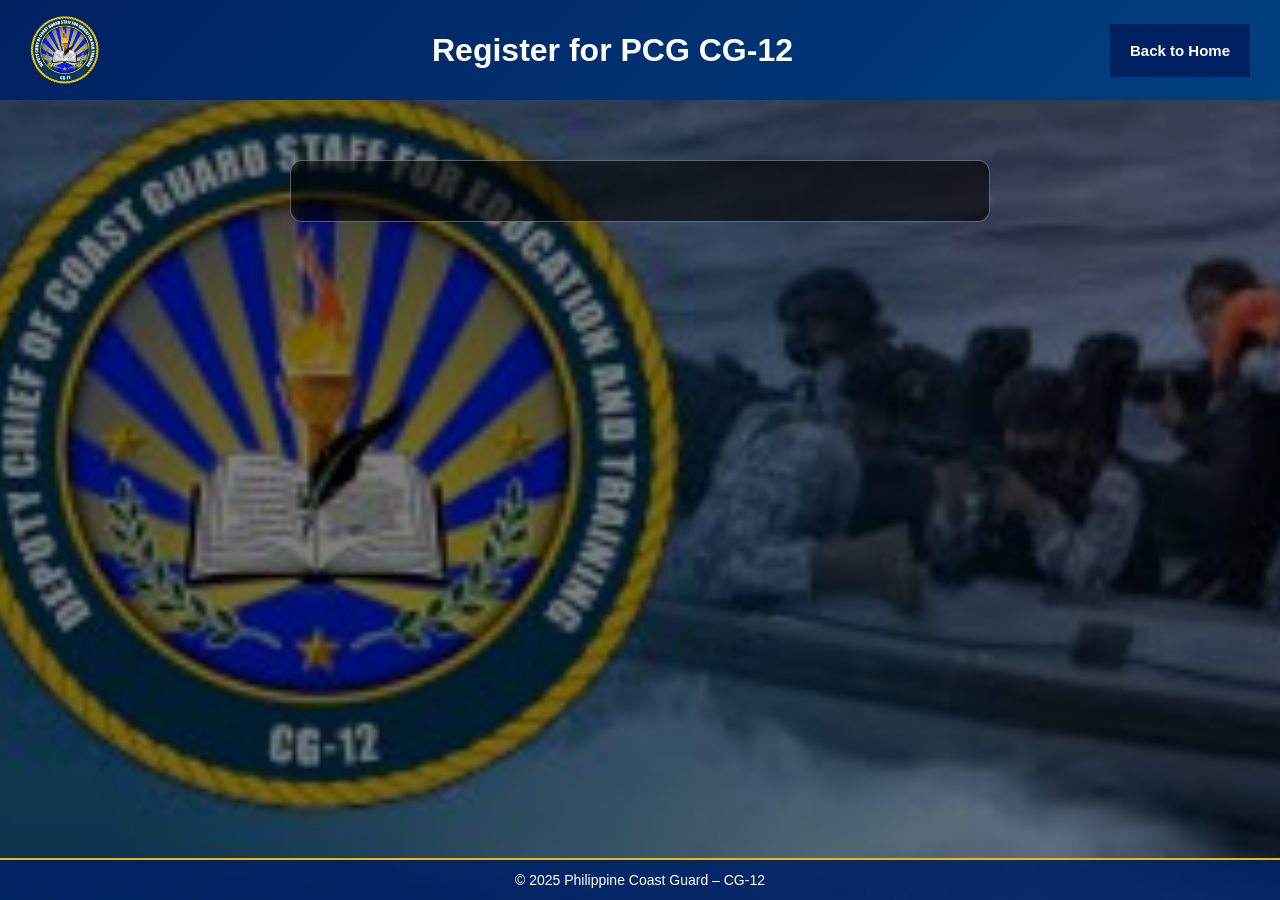
<file: register.html>
<!DOCTYPE html>
<html lang="en">
<head>
  <meta charset="UTF-8" />
  <meta name="viewport" content="width=device-width, initial-scale=1.0"/>
  <title>Register | PCG CG-12</title>
  <link rel="stylesheet" href="style.css" />
</head>
<body>
  <header class="header">
    <img src="pcg_logo.png" class="logo" />
    <h1>Register for PCG CG-12</h1>
    <nav class="navbar">
      <a href="index.html">Back to Home</a>
    </nav>
  </header>

  <main>
    <section class="section auth-section">
      <form class="auth-form" action="#" method="post">
        <input type="text" name="fullname" placeholder="Full Name" required />
        <input type="email" name="email" placeholder="Email Address" required />
        <input type="text" name="username" placeholder="Username" required />
        <input type="password" name="password" placeholder="Password" required />
        <button type="submit">Register</button>
        <p style="margin-top:10px;">Already have an account? <a href="login.html" style="color:#f2b705;">Login here</a></p>
      </form>
    </section>
  </main>

  <footer class="footer">
    &copy; 2025 Philippine Coast Guard – CG-12
  </footer>
</body>
</html>
</file>
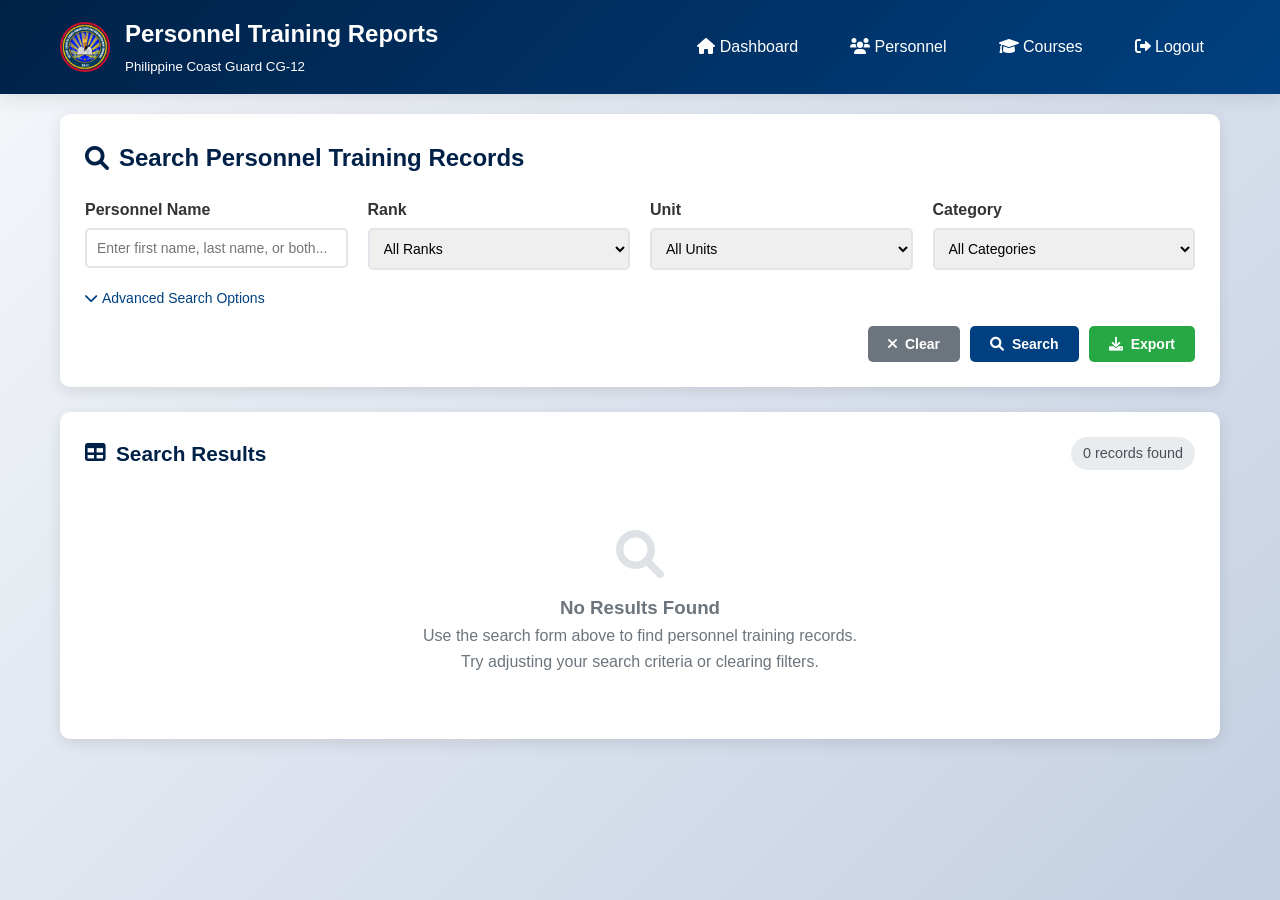
<file: reports_enhanced.html>
<!DOCTYPE html>
<html lang="en">
<head>
    <meta charset="UTF-8">
    <meta name="viewport" content="width=device-width, initial-scale=1.0">
    <title>Personnel Training Reports | PCG CG-12</title>
    <link rel="stylesheet" href="https://cdnjs.cloudflare.com/ajax/libs/font-awesome/6.0.0/css/all.min.css">
    <style>
        /* Reset and Base Styles */
        * {
            margin: 0;
            padding: 0;
            box-sizing: border-box;
        }

        body {
            font-family: "Segoe UI", Tahoma, Geneva, Verdana, sans-serif;
            line-height: 1.6;
            color: #333;
            background: linear-gradient(135deg, #f5f7fa 0%, #c3cfe2 100%);
            min-height: 100vh;
        }

        /* Enhanced Header */
        .header {
            background: linear-gradient(135deg, #002147 0%, #004080 100%);
            color: white;
            padding: 15px 0;
            box-shadow: 0 4px 20px rgba(0,0,0,0.1);
            position: sticky;
            top: 0;
            z-index: 1000;
        }

        .header-content {
            display: flex;
            align-items: center;
            justify-content: space-between;
            max-width: 1200px;
            margin: 0 auto;
            padding: 0 20px;
        }

        .logo-section {
            display: flex;
            align-items: center;
            gap: 15px;
        }

        .logo {
            width: 50px;
            height: 50px;
            border-radius: 50%;
            border: 2px solid #c8102e;
        }

        .header-title {
            font-size: 1.5rem;
            font-weight: 600;
        }

        .nav-links {
            display: flex;
            gap: 20px;
        }

        .nav-links a {
            color: white;
            text-decoration: none;
            padding: 8px 16px;
            border-radius: 5px;
            transition: background-color 0.3s;
        }

        .nav-links a:hover {
            background-color: rgba(255,255,255,0.1);
        }

        /* Main Container */
        .main-container {
            max-width: 1200px;
            margin: 0 auto;
            padding: 20px;
        }

        /* Search Section */
        .search-section {
            background: white;
            border-radius: 10px;
            padding: 25px;
            margin-bottom: 25px;
            box-shadow: 0 4px 15px rgba(0,0,0,0.1);
        }

        .search-title {
            font-size: 1.5rem;
            margin-bottom: 20px;
            color: #002147;
            display: flex;
            align-items: center;
            gap: 10px;
        }

        .search-grid {
            display: grid;
            grid-template-columns: repeat(auto-fit, minmax(250px, 1fr));
            gap: 20px;
            margin-bottom: 20px;
        }

        .search-field {
            display: flex;
            flex-direction: column;
        }

        .search-field label {
            font-weight: 600;
            margin-bottom: 5px;
            color: #333;
        }

        .search-field input,
        .search-field select {
            padding: 10px;
            border: 2px solid #e1e5e9;
            border-radius: 5px;
            font-size: 14px;
            transition: border-color 0.3s;
        }

        .search-field input:focus,
        .search-field select:focus {
            outline: none;
            border-color: #004080;
        }

        .search-actions {
            display: flex;
            gap: 10px;
            justify-content: flex-end;
            margin-top: 20px;
        }

        .btn {
            padding: 10px 20px;
            border: none;
            border-radius: 5px;
            cursor: pointer;
            font-size: 14px;
            font-weight: 600;
            transition: all 0.3s;
            display: flex;
            align-items: center;
            gap: 8px;
        }

        .btn-primary {
            background: #004080;
            color: white;
        }

        .btn-primary:hover {
            background: #003366;
        }

        .btn-secondary {
            background: #6c757d;
            color: white;
        }

        .btn-secondary:hover {
            background: #5a6268;
        }

        .btn-export {
            background: #28a745;
            color: white;
        }

        .btn-export:hover {
            background: #218838;
        }

        /* Results Section */
        .results-section {
            background: white;
            border-radius: 10px;
            padding: 25px;
            box-shadow: 0 4px 15px rgba(0,0,0,0.1);
        }

        .results-header {
            display: flex;
            justify-content: space-between;
            align-items: center;
            margin-bottom: 20px;
            flex-wrap: wrap;
            gap: 15px;
        }

        .results-title {
            font-size: 1.3rem;
            color: #002147;
            display: flex;
            align-items: center;
            gap: 10px;
        }

        .results-count {
            background: #e9ecef;
            padding: 5px 12px;
            border-radius: 20px;
            font-size: 0.9rem;
            color: #495057;
        }

        /* Table Styles */
        .table-container {
            overflow-x: auto;
            border-radius: 8px;
            border: 1px solid #e1e5e9;
        }

        .results-table {
            width: 100%;
            border-collapse: collapse;
            font-size: 14px;
        }

        .results-table th {
            background: #f8f9fa;
            padding: 12px;
            text-align: left;
            font-weight: 600;
            color: #495057;
            border-bottom: 2px solid #e1e5e9;
            white-space: nowrap;
        }

        .results-table td {
            padding: 12px;
            border-bottom: 1px solid #e1e5e9;
            vertical-align: top;
        }

        .results-table tbody tr:hover {
            background-color: #f8f9fa;
        }

        /* Status badges */
        .status-badge {
            padding: 4px 8px;
            border-radius: 12px;
            font-size: 12px;
            font-weight: 600;
            text-transform: uppercase;
        }

        .status-active {
            background: #d4edda;
            color: #155724;
        }

        .status-completed {
            background: #cce5ff;
            color: #004080;
        }

        .status-pending {
            background: #fff3cd;
            color: #856404;
        }

        /* Loading and Empty States */
        .loading-state {
            text-align: center;
            padding: 40px;
            color: #6c757d;
        }

        .empty-state {
            text-align: center;
            padding: 40px;
            color: #6c757d;
        }

        .empty-state i {
            font-size: 3rem;
            margin-bottom: 15px;
            color: #dee2e6;
        }

        /* Responsive Design */
        @media (max-width: 768px) {
            .search-grid {
                grid-template-columns: 1fr;
            }

            .search-actions {
                justify-content: stretch;
            }

            .search-actions .btn {
                flex: 1;
                justify-content: center;
            }

            .results-header {
                flex-direction: column;
                align-items: flex-start;
            }

            .nav-links {
                display: none;
            }
        }

        /* Advanced Search Toggle */
        .advanced-search-toggle {
            background: none;
            border: none;
            color: #004080;
            cursor: pointer;
            font-size: 14px;
            margin-bottom: 15px;
            display: flex;
            align-items: center;
            gap: 5px;
        }

        .advanced-search {
            display: none;
            margin-top: 15px;
            padding-top: 15px;
            border-top: 1px solid #e1e5e9;
        }

        .advanced-search.active {
            display: block;
        }

        /* Accessibility */
        .sr-only {
            position: absolute;
            width: 1px;
            height: 1px;
            padding: 0;
            margin: -1px;
            overflow: hidden;
            clip: rect(0, 0, 0, 0);
            white-space: nowrap;
            border: 0;
        }

        /* Print Styles */
        @media print {
            .search-section,
            .search-actions,
            .header {
                display: none;
            }

            body {
                background: white;
            }

            .results-section {
                box-shadow: none;
                border: 1px solid #333;
            }
        }
    </style>
</head>
<body>
    <!-- Header -->
    <header class="header">
        <div class="header-content">
            <div class="logo-section">
                <img src="pcg_logo.png" alt="PCG Logo" class="logo">
                <div>
                    <div class="header-title">Personnel Training Reports</div>
                    <small>Philippine Coast Guard CG-12</small>
                </div>
            </div>
            <nav class="nav-links">
                <a href="admin-dashboard.php"><i class="fas fa-home"></i> Dashboard</a>
                <a href="manage_personnel.php"><i class="fas fa-users"></i> Personnel</a>
                <a href="manage-courses.php"><i class="fas fa-graduation-cap"></i> Courses</a>
                <a href="logout.php"><i class="fas fa-sign-out-alt"></i> Logout</a>
            </nav>
        </div>
    </header>

    <main class="main-container">
        <!-- Search Section -->
        <section class="search-section">
            <h1 class="search-title">
                <i class="fas fa-search"></i>
                Search Personnel Training Records
            </h1>

            <form id="searchForm" method="GET" action="">
                <div class="search-grid">
                    <div class="search-field">
                        <label for="searchName">Personnel Name</label>
                        <input type="text" id="searchName" name="name" 
                               placeholder="Enter first name, last name, or both..."
                               aria-describedby="searchNameHelp">
                        <small id="searchNameHelp" class="sr-only">
                            Search by personnel first name, last name, or full name
                        </small>
                    </div>

                    <div class="search-field">
                        <label for="searchRank">Rank</label>
                        <select id="searchRank" name="rank">
                            <option value="">All Ranks</option>
                            <option value="Commander">Commander</option>
                            <option value="Lieutenant">Lieutenant</option>
                            <option value="Lieutenant Junior Grade">Lieutenant Junior Grade</option>
                            <option value="Chief Petty Officer">Chief Petty Officer</option>
                            <option value="Petty Officer 1">Petty Officer 1</option>
                            <option value="Petty Officer 2">Petty Officer 2</option>
                            <option value="Petty Officer 3">Petty Officer 3</option>
                            <option value="Seaman">Seaman</option>
                        </select>
                    </div>

                    <div class="search-field">
                        <label for="searchUnit">Unit</label>
                        <select id="searchUnit" name="unit">
                            <option value="">All Units</option>
                            <option value="CG-HQ">CG Headquarters</option>
                            <option value="CG-NCR">CG District NCR</option>
                            <option value="CG-DV">CG District Visayas</option>
                            <option value="CG-DM">CG District Mindanao</option>
                            <option value="CG-SD">CG Station Davao</option>
                            <option value="CG-SB">CG Station Batangas</option>
                            <option value="CG-SC">CG Station Cebu</option>
                            <option value="CG-SM">CG Station Manila</option>
                            <option value="CG-SP">CG Station Palawan</option>
                        </select>
                    </div>

                    <div class="search-field">
                        <label for="searchCategory">Category</label>
                        <select id="searchCategory" name="category">
                            <option value="">All Categories</option>
                            <option value="Officer">Officer</option>
                            <option value="Non-Officer">Non-Officer</option>
                        </select>
                    </div>
                </div>

                <!-- Advanced Search Toggle -->
                <button type="button" class="advanced-search-toggle" onclick="toggleAdvancedSearch()">
                    <i class="fas fa-chevron-down" id="advancedToggleIcon"></i>
                    Advanced Search Options
                </button>

                <!-- Advanced Search Fields -->
                <div class="advanced-search" id="advancedSearchSection">
                    <div class="search-grid">
                        <div class="search-field">
                            <label for="searchTraining">Training Type</label>
                            <input type="text" id="searchTraining" name="training" 
                                   placeholder="e.g., CGOC, CGMC, CGNOC...">
                        </div>

                        <div class="search-field">
                            <label for="searchSpecialization">Specialization</label>
                            <input type="text" id="searchSpecialization" name="specialization" 
                                   placeholder="Enter specialization...">
                        </div>

                        <div class="search-field">
                            <label for="searchDateFrom">Date From</label>
                            <input type="date" id="searchDateFrom" name="date_from">
                        </div>

                        <div class="search-field">
                            <label for="searchDateTo">Date To</label>
                            <input type="date" id="searchDateTo" name="date_to">
                        </div>

                        <div class="search-field">
                            <label for="searchSeminar">Workshop/Seminar</label>
                            <input type="text" id="searchSeminar" name="seminar" 
                                   placeholder="Search workshops or seminars...">
                        </div>

                        <div class="search-field">
                            <label for="searchSerial">Serial Number</label>
                            <input type="text" id="searchSerial" name="serial" 
                                   placeholder="Enter serial number...">
                        </div>
                    </div>
                </div>

                <div class="search-actions">
                    <button type="button" class="btn btn-secondary" onclick="clearSearch()">
                        <i class="fas fa-times"></i> Clear
                    </button>
                    <button type="submit" class="btn btn-primary">
                        <i class="fas fa-search"></i> Search
                    </button>
                    <button type="button" class="btn btn-export" onclick="exportResults()">
                        <i class="fas fa-download"></i> Export
                    </button>
                </div>
            </form>
        </section>

        <!-- Results Section -->
        <section class="results-section">
            <div class="results-header">
                <h2 class="results-title">
                    <i class="fas fa-table"></i>
                    Search Results
                </h2>
                <div class="results-count" id="resultsCount">0 records found</div>
            </div>

            <div id="resultsContainer">
                <!-- Loading State -->
                <div class="loading-state" id="loadingState" style="display: none;">
                    <i class="fas fa-spinner fa-spin"></i>
                    <p>Searching personnel records...</p>
                </div>

                <!-- Empty State -->
                <div class="empty-state" id="emptyState">
                    <i class="fas fa-search"></i>
                    <h3>No Results Found</h3>
                    <p>Use the search form above to find personnel training records.</p>
                    <p>Try adjusting your search criteria or clearing filters.</p>
                </div>

                <!-- Results Table -->
                <div class="table-container" id="resultsTable" style="display: none;">
                    <table class="results-table">
                        <thead>
                            <tr>
                                <th>Name</th>
                                <th>Rank</th>
                                <th>Unit</th>
                                <th>Category</th>
                                <th>Serial Number</th>
                                <th>Training/Class</th>
                                <th>Specialization</th>
                                <th>Last Promotion</th>
                                <th>Status</th>
                                <th>Actions</th>
                            </tr>
                        </thead>
                        <tbody id="resultsTableBody">
                            <!-- Results will be populated here -->
                        </tbody>
                    </table>
                </div>
            </div>
        </section>
    </main>

    <script>
        // Global variables
        let currentResults = [];
        let searchTimeout;

        // Initialize page
        document.addEventListener('DOMContentLoaded', function() {
            // Check if there are URL parameters and perform search
            const urlParams = new URLSearchParams(window.location.search);
            if (urlParams.toString()) {
                performSearch();
            }

            // Set up real-time search for name field
            const nameInput = document.getElementById('searchName');
            nameInput.addEventListener('input', function() {
                clearTimeout(searchTimeout);
                searchTimeout = setTimeout(() => {
                    if (this.value.length >= 2 || this.value.length === 0) {
                        performSearch();
                    }
                }, 500);
            });
        });

        // Toggle advanced search section
        function toggleAdvancedSearch() {
            const section = document.getElementById('advancedSearchSection');
            const icon = document.getElementById('advancedToggleIcon');
            
            section.classList.toggle('active');
            
            if (section.classList.contains('active')) {
                icon.className = 'fas fa-chevron-up';
            } else {
                icon.className = 'fas fa-chevron-down';
            }
        }

        // Clear search form
        function clearSearch() {
            document.getElementById('searchForm').reset();
            currentResults = [];
            showEmptyState();
            
            // Update URL to remove parameters
            window.history.pushState({}, '', window.location.pathname);
        }

        // Perform search
        async function performSearch() {
            const formData = new FormData(document.getElementById('searchForm'));
            const params = new URLSearchParams();
            
            // Build search parameters
            for (let [key, value] of formData.entries()) {
                if (value.trim()) {
                    params.append(key, value.trim());
                }
            }

            // Update URL with search parameters
            if (params.toString()) {
                window.history.pushState({}, '', `${window.location.pathname}?${params.toString()}`);
            }

            // Show loading state
            showLoadingState();

            try {
                // Call the search API
                const response = await fetch(`search_personnel_api.php?${params.toString()}`);
                const data = await response.json();
                
                if (data.success) {
                    currentResults = data.personnel || [];
                    displayResults(currentResults);
                } else {
                    showError(data.message || 'Error fetching data');
                }
            } catch (error) {
                console.error('Search error:', error);
                showError('Network error occurred while searching');
            }
        }

        // Display search results
        function displayResults(results) {
            const resultsCount = document.getElementById('resultsCount');
            const resultsTable = document.getElementById('resultsTable');
            const emptyState = document.getElementById('emptyState');
            const loadingState = document.getElementById('loadingState');
            const tableBody = document.getElementById('resultsTableBody');

            // Hide loading state
            loadingState.style.display = 'none';

            if (results.length === 0) {
                showEmptyState();
                return;
            }

            // Update count
            resultsCount.textContent = `${results.length} record${results.length !== 1 ? 's' : ''} found`;

            // Generate table rows
            tableBody.innerHTML = results.map(person => `
                <tr>
                    <td>
                        <strong>${person.firstname} ${person.mi ? person.mi + '. ' : ''}${person.lastname}</strong>
                    </td>
                    <td>${person.rank}</td>
                    <td>
                        <div>${person.unit_code}</div>
                        ${person.sub_unit ? `<small style="color: #6c757d;">${person.sub_unit}</small>` : ''}
                    </td>
                    <td>
                        <span class="status-badge ${person.category === 'Officer' ? 'status-active' : 'status-completed'}">
                            ${person.category}
                        </span>
                    </td>
                    <td><code>${person.serial_number}</code></td>
                    <td>
                        ${getTrainingInfo(person)}
                    </td>
                    <td>
                        ${person.specialization || person.cgoc_class || '-'}
                    </td>
                    <td>
                        ${person.last_promotion_date ? formatDate(person.last_promotion_date) : '-'}
                    </td>
                    <td>
                        <span class="status-badge status-active">
                            ${person.comp_ret || 'Active'}
                        </span>
                    </td>
                    <td>
                        <button class="btn btn-sm" onclick="viewDetails(${person.id})" title="View Details">
                            <i class="fas fa-eye"></i>
                        </button>
                    </td>
                </tr>
            `).join('');

            // Show results
            emptyState.style.display = 'none';
            resultsTable.style.display = 'block';
        }

        // Get training information for display
        function getTrainingInfo(person) {
            const trainings = [];
            
            if (person.cgoc_class) trainings.push(person.cgoc_class);
            if (person.cgmc_cgnoc_class) trainings.push(person.cgmc_cgnoc_class);
            if (person.cgscc_class) trainings.push(person.cgscc_class);
            if (person.cgsc_class) trainings.push(person.cgsc_class);
            if (person.functional_course) trainings.push(person.functional_course);
            
            return trainings.length > 0 ? trainings.slice(0, 2).join('<br>') : '-';
        }

        // Format date for display
        function formatDate(dateString) {
            if (!dateString) return '-';
            const date = new Date(dateString);
            return date.toLocaleDateString('en-US', {
                year: 'numeric',
                month: 'short',
                day: 'numeric'
            });
        }

        // Show loading state
        function showLoadingState() {
            document.getElementById('loadingState').style.display = 'block';
            document.getElementById('emptyState').style.display = 'none';
            document.getElementById('resultsTable').style.display = 'none';
        }

        // Show empty state
        function showEmptyState() {
            document.getElementById('loadingState').style.display = 'none';
            document.getElementById('emptyState').style.display = 'block';
            document.getElementById('resultsTable').style.display = 'none';
            document.getElementById('resultsCount').textContent = '0 records found';
        }

        // Show error message
        function showError(message) {
            document.getElementById('loadingState').style.display = 'none';
            document.getElementById('emptyState').innerHTML = `
                <i class="fas fa-exclamation-triangle" style="color: #dc3545;"></i>
                <h3>Error</h3>
                <p>${message}</p>
                <button class="btn btn-primary" onclick="location.reload()">Try Again</button>
            `;
            document.getElementById('emptyState').style.display = 'block';
            document.getElementById('resultsTable').style.display = 'none';
        }

        // View personnel details
        function viewDetails(personnelId) {
            window.open(`manage_personnel.php?view=${personnelId}`, '_blank');
        }

        // Export results
        function exportResults() {
            if (currentResults.length === 0) {
                alert('No data to export. Please perform a search first.');
                return;
            }

            // Create CSV content
            const headers = ['Name', 'Rank', 'Unit', 'Category', 'Serial Number', 'Training/Class', 'Specialization', 'Last Promotion', 'Status'];
            const csvContent = [
                headers.join(','),
                ...currentResults.map(person => [
                    `"${person.firstname} ${person.mi ? person.mi + '. ' : ''}${person.lastname}"`,
                    `"${person.rank}"`,
                    `"${person.unit_code}"`,
                    `"${person.category}"`,
                    `"${person.serial_number}"`,
                    `"${getTrainingInfo(person).replace(/<br>/g, '; ')}"`,
                    `"${person.specialization || person.cgoc_class || ''}"`,
                    `"${person.last_promotion_date || ''}"`,
                    `"${person.comp_ret || 'Active'}"`
                ].join(','))
            ].join('\n');

            // Download CSV
            const blob = new Blob([csvContent], { type: 'text/csv' });
            const url = window.URL.createObjectURL(blob);
            const a = document.createElement('a');
            a.href = url;
            a.download = `personnel_training_report_${new Date().toISOString().split('T')[0]}.csv`;
            document.body.appendChild(a);
            a.click();
            document.body.removeChild(a);
            window.URL.revokeObjectURL(url);
        }

        // Handle form submission
        document.getElementById('searchForm').addEventListener('submit', function(e) {
            e.preventDefault();
            performSearch();
        });
    </script>
</body>
</html>
</file>
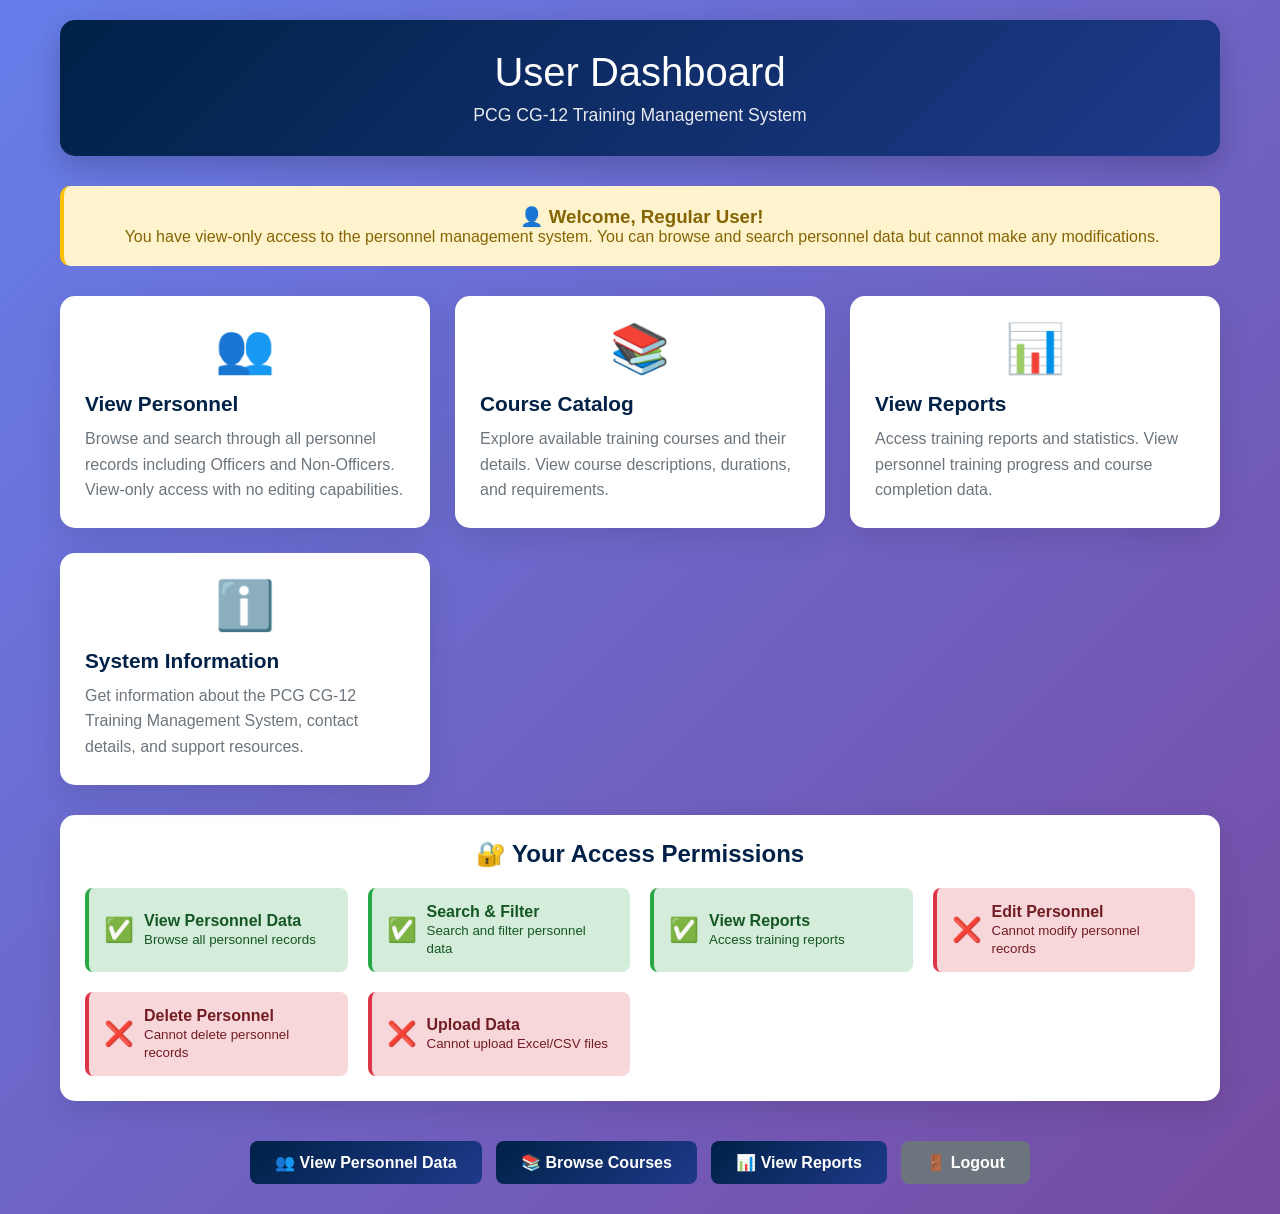
<file: user-dashboard.html>
<!DOCTYPE html>
<html lang="en">
<head>
    <meta charset="UTF-8">
    <meta name="viewport" content="width=device-width, initial-scale=1.0">
    <title>User Dashboard - PCG CG-12</title>
    <style>
        * {
            margin: 0;
            padding: 0;
            box-sizing: border-box;
        }
        
        body {
            font-family: 'Segoe UI', Tahoma, Geneva, Verdana, sans-serif;
            background: linear-gradient(135deg, #667eea 0%, #764ba2 100%);
            min-height: 100vh;
        }
        
        .container {
            max-width: 1200px;
            margin: 0 auto;
            padding: 20px;
        }
        
        .header {
            background: linear-gradient(135deg, #002147 0%, #1e3a8a 100%);
            color: white;
            padding: 30px;
            border-radius: 15px;
            text-align: center;
            margin-bottom: 30px;
            box-shadow: 0 10px 30px rgba(0,0,0,0.2);
        }
        
        .header h1 {
            font-size: 2.5em;
            margin-bottom: 10px;
            font-weight: 300;
        }
        
        .header p {
            font-size: 1.1em;
            opacity: 0.9;
        }
        
        .user-info {
            background: #fff3cd;
            color: #856404;
            padding: 20px;
            border-radius: 10px;
            margin-bottom: 30px;
            border-left: 4px solid #ffc107;
            text-align: center;
        }
        
        .dashboard-grid {
            display: grid;
            grid-template-columns: repeat(auto-fit, minmax(300px, 1fr));
            gap: 25px;
            margin-bottom: 30px;
        }
        
        .card {
            background: white;
            border-radius: 15px;
            padding: 25px;
            box-shadow: 0 10px 30px rgba(0,0,0,0.1);
            transition: transform 0.3s ease, box-shadow 0.3s ease;
            text-decoration: none;
            color: inherit;
        }
        
        .card:hover {
            transform: translateY(-5px);
            box-shadow: 0 15px 40px rgba(0,0,0,0.15);
        }
        
        .card-icon {
            font-size: 3em;
            margin-bottom: 15px;
            text-align: center;
        }
        
        .card h3 {
            color: #002147;
            margin-bottom: 10px;
            font-size: 1.3em;
        }
        
        .card p {
            color: #6c757d;
            line-height: 1.6;
        }
        
        .permissions-section {
            background: white;
            border-radius: 15px;
            padding: 25px;
            box-shadow: 0 10px 30px rgba(0,0,0,0.1);
            margin-bottom: 30px;
        }
        
        .permissions-section h2 {
            color: #002147;
            margin-bottom: 20px;
            text-align: center;
        }
        
        .permissions-grid {
            display: grid;
            grid-template-columns: repeat(auto-fit, minmax(250px, 1fr));
            gap: 20px;
        }
        
        .permission-item {
            padding: 15px;
            border-radius: 8px;
            display: flex;
            align-items: center;
            gap: 10px;
        }
        
        .permission-allowed {
            background: #d4edda;
            color: #155724;
            border-left: 4px solid #28a745;
        }
        
        .permission-denied {
            background: #f8d7da;
            color: #721c24;
            border-left: 4px solid #dc3545;
        }
        
        .btn {
            background: linear-gradient(135deg, #002147 0%, #1e3a8a 100%);
            color: white;
            padding: 12px 25px;
            text-decoration: none;
            border-radius: 8px;
            display: inline-block;
            margin: 10px 5px;
            font-weight: 600;
            transition: all 0.3s ease;
        }
        
        .btn:hover {
            transform: translateY(-2px);
            box-shadow: 0 5px 15px rgba(0,0,0,0.2);
        }
        
        .btn-secondary {
            background: #6c757d;
        }
        
        .btn-secondary:hover {
            background: #5a6268;
        }
        
        .logout-section {
            text-align: center;
            margin-top: 30px;
        }
        
        @media (max-width: 768px) {
            .container {
                padding: 10px;
            }
            
            .dashboard-grid {
                grid-template-columns: 1fr;
            }
            
            .permissions-grid {
                grid-template-columns: 1fr;
            }
        }
    </style>
</head>
<body>

<div class="container">
    <div class="header">
        <h1>User Dashboard</h1>
        <p>PCG CG-12 Training Management System</p>
    </div>
    
    <div class="user-info">
        <h3>👤 Welcome, Regular User!</h3>
        <p>You have view-only access to the personnel management system. You can browse and search personnel data but cannot make any modifications.</p>
    </div>
    
    <div class="dashboard-grid">
        <a href="manage_personnel.php" class="card">
            <div class="card-icon">👥</div>
            <h3>View Personnel</h3>
            <p>Browse and search through all personnel records including Officers and Non-Officers. View-only access with no editing capabilities.</p>
        </a>
        
        <a href="course-catalog.php" class="card">
            <div class="card-icon">📚</div>
            <h3>Course Catalog</h3>
            <p>Explore available training courses and their details. View course descriptions, durations, and requirements.</p>
        </a>
        
        <a href="reports.html" class="card">
            <div class="card-icon">📊</div>
            <h3>View Reports</h3>
            <p>Access training reports and statistics. View personnel training progress and course completion data.</p>
        </a>
        
        <div class="card">
            <div class="card-icon">ℹ️</div>
            <h3>System Information</h3>
            <p>Get information about the PCG CG-12 Training Management System, contact details, and support resources.</p>
        </div>
    </div>
    
    <div class="permissions-section">
        <h2>🔐 Your Access Permissions</h2>
        <div class="permissions-grid">
            <div class="permission-item permission-allowed">
                <span style="font-size: 1.5em;">✅</span>
                <div>
                    <strong>View Personnel Data</strong><br>
                    <small>Browse all personnel records</small>
                </div>
            </div>
            
            <div class="permission-item permission-allowed">
                <span style="font-size: 1.5em;">✅</span>
                <div>
                    <strong>Search & Filter</strong><br>
                    <small>Search and filter personnel data</small>
                </div>
            </div>
            
            <div class="permission-item permission-allowed">
                <span style="font-size: 1.5em;">✅</span>
                <div>
                    <strong>View Reports</strong><br>
                    <small>Access training reports</small>
                </div>
            </div>
            
            <div class="permission-item permission-denied">
                <span style="font-size: 1.5em;">❌</span>
                <div>
                    <strong>Edit Personnel</strong><br>
                    <small>Cannot modify personnel records</small>
                </div>
            </div>
            
            <div class="permission-item permission-denied">
                <span style="font-size: 1.5em;">❌</span>
                <div>
                    <strong>Delete Personnel</strong><br>
                    <small>Cannot delete personnel records</small>
                </div>
            </div>
            
            <div class="permission-item permission-denied">
                <span style="font-size: 1.5em;">❌</span>
                <div>
                    <strong>Upload Data</strong><br>
                    <small>Cannot upload Excel/CSV files</small>
                </div>
            </div>
        </div>
    </div>
    
    <div class="logout-section">
        <a href="manage_personnel.php" class="btn">👥 View Personnel Data</a>
        <a href="course-catalog.php" class="btn">📚 Browse Courses</a>
        <a href="reports.html" class="btn">📊 View Reports</a>
        <a href="logout.php" class="btn btn-secondary">🚪 Logout</a>
    </div>
</div>

</body>
</html>
</file>
<file: style-enhanced.css>
/* Enhanced PCG CG-12 Styles */

/* Reset and Base Styles */
* {
  margin: 0;
  padding: 0;
  box-sizing: border-box;
}

body {
  font-family: "Segoe UI", Tahoma, Geneva, Verdana, sans-serif;
  line-height: 1.6;
  color: #333;
  background: #f8f9fa;
}

.container {
  max-width: 1200px;
  margin: 0 auto;
  padding: 0 20px;
}

/* Enhanced Header */
.header {
  background: linear-gradient(135deg, #002147 0%, #004080 100%);
  color: white;
  padding: 15px 0;
  position: fixed;
  top: 0;
  width: 100%;
  z-index: 1000;
  box-shadow: 0 4px 20px rgba(0,0,0,0.1);
  transition: all 0.3s ease;
}

.header.scrolled {
  padding: 10px 0;
  background: rgba(0, 33, 71, 0.95);
  backdrop-filter: blur(10px);
}

.header-content {
  display: flex;
  align-items: center;
  gap: 20px;
  max-width: 1200px;
  margin: 0 auto;
  padding: 0 20px;
}

.logo {
  width: 60px;
  height: 60px;
  border-radius: 50%;
  border: 3px solid #c8102e;
  transition: all 0.3s ease;
}

.logo:hover {
  transform: scale(1.1) rotate(360deg);
  box-shadow: 0 0 20px rgba(200, 16, 46, 0.5);
}

.title-text {
  flex: 1;
}

.title-text h1 {
  font-size: 1.8em;
  font-weight: 600;
  margin-bottom: 5px;
  text-shadow: 2px 2px 4px rgba(0,0,0,0.3);
}

.title-text h2 {
  font-size: 1.1em;
  font-weight: 400;
  opacity: 0.9;
  color: #f2b705;
}

/* Enhanced Navigation */
.navbar {
  display: flex;
  gap: 30px;
  margin: 0 30px;
}

.navbar a {
  color: white;
  text-decoration: none;
  padding: 12px 20px;
  border-radius: 25px;
  transition: all 0.3s ease;
  font-weight: 500;
  display: flex;
  align-items: center;
  gap: 8px;
}

.navbar a:hover,
.navbar a.active {
  background: rgba(200, 16, 46, 0.8);
  transform: translateY(-2px);
  box-shadow: 0 4px 15px rgba(200, 16, 46, 0.3);
}

.login-btn {
  background: linear-gradient(135deg, #c8102e 0%, #a00d26 100%);
  color: white;
  padding: 12px 25px;
  text-decoration: none;
  border-radius: 25px;
  font-weight: 600;
  transition: all 0.3s ease;
  display: flex;
  align-items: center;
  gap: 8px;
}

.login-btn:hover {
  background: linear-gradient(135deg, #f2b705 0%, #d4a004 100%);
  transform: scale(1.05);
  box-shadow: 0 4px 15px rgba(242, 183, 5, 0.3);
}

/* Enhanced Hero Section */
.hero {
  background: linear-gradient(135deg, rgba(0, 33, 71, 0.9), rgba(0, 64, 128, 0.8)), 
              url('data:image/svg+xml,<svg xmlns="http://www.w3.org/2000/svg" viewBox="0 0 1000 1000"><polygon fill="rgba(255,255,255,0.05)" points="0,0 1000,300 1000,1000 0,700"/></svg>');
  background-size: cover;
  background-position: center;
  color: white;
  padding: 120px 0 80px;
  margin-top: 90px;
  position: relative;
  overflow: hidden;
}

.hero::before {
  content: '';
  position: absolute;
  top: 0;
  left: 0;
  right: 0;
  bottom: 0;
  background: url('data:image/svg+xml,<svg xmlns="http://www.w3.org/2000/svg" viewBox="0 0 100 100"><circle cx="20" cy="20" r="2" fill="rgba(255,255,255,0.1)"/><circle cx="80" cy="40" r="1" fill="rgba(255,255,255,0.1)"/><circle cx="40" cy="80" r="1.5" fill="rgba(255,255,255,0.1)"/></svg>') repeat;
  animation: float 30s infinite linear;
}

@keyframes float {
  0% { transform: translateX(0) translateY(0); }
  100% { transform: translateX(-100px) translateY(-100px); }
}

.hero-overlay {
  position: absolute;
  top: 0;
  left: 0;
  right: 0;
  bottom: 0;
  background: linear-gradient(45deg, rgba(0, 33, 71, 0.1), rgba(200, 16, 46, 0.1));
}

.hero-content {
  max-width: 1200px;
  margin: 0 auto;
  padding: 0 20px;
  position: relative;
  z-index: 2;
  display: grid;
  grid-template-columns: 2fr 1fr;
  gap: 60px;
  align-items: center;
}

.hero-text h3 {
  font-size: 3em;
  font-weight: 700;
  margin-bottom: 20px;
  text-shadow: 2px 2px 4px rgba(0,0,0,0.3);
  line-height: 1.2;
}

.hero-text p {
  font-size: 1.2em;
  margin-bottom: 30px;
  opacity: 0.95;
  line-height: 1.8;
}

.hero-buttons {
  display: flex;
  gap: 20px;
  margin-bottom: 40px;
}

.hero-btn {
  padding: 15px 30px;
  text-decoration: none;
  border-radius: 30px;
  font-weight: 600;
  font-size: 1.1em;
  transition: all 0.3s ease;
  display: flex;
  align-items: center;
  gap: 10px;
}

.hero-btn.primary {
  background: linear-gradient(135deg, #c8102e 0%, #a00d26 100%);
  color: white;
}

.hero-btn.primary:hover {
  background: linear-gradient(135deg, #f2b705 0%, #d4a004 100%);
  transform: translateY(-3px);
  box-shadow: 0 8px 25px rgba(242, 183, 5, 0.3);
}

.hero-btn.secondary {
  background: rgba(255, 255, 255, 0.1);
  color: white;
  border: 2px solid rgba(255, 255, 255, 0.3);
}

.hero-btn.secondary:hover {
  background: rgba(255, 255, 255, 0.2);
  border-color: rgba(255, 255, 255, 0.5);
  transform: translateY(-3px);
}

.hero-stats {
  display: grid;
  grid-template-columns: 1fr;
  gap: 30px;
}

.stat-item {
  text-align: center;
  padding: 30px 20px;
  background: rgba(255, 255, 255, 0.1);
  border-radius: 15px;
  backdrop-filter: blur(10px);
  border: 1px solid rgba(255, 255, 255, 0.2);
  transition: all 0.3s ease;
}

.stat-item:hover {
  transform: translateY(-5px);
  background: rgba(255, 255, 255, 0.15);
}

.stat-number {
  font-size: 3em;
  font-weight: bold;
  color: #f2b705;
  margin-bottom: 10px;
  text-shadow: 2px 2px 4px rgba(0,0,0,0.3);
}

.stat-label {
  font-size: 1.1em;
  font-weight: 500;
  opacity: 0.9;
}

/* Section Styles */
.section {
  padding: 80px 0;
}

.section-header {
  text-align: center;
  margin-bottom: 60px;
}

.section-header h3 {
  font-size: 2.5em;
  color: #002147;
  margin-bottom: 15px;
  font-weight: 600;
  display: flex;
  align-items: center;
  justify-content: center;
  gap: 15px;
}

.section-header p {
  font-size: 1.2em;
  color: #666;
  max-width: 600px;
  margin: 0 auto;
}

/* About Section */
.about-section {
  background: white;
}

.about-content {
  display: grid;
  grid-template-columns: 2fr 1fr;
  gap: 60px;
  align-items: center;
}

.about-text h4 {
  font-size: 1.8em;
  color: #002147;
  margin-bottom: 20px;
  font-weight: 600;
}

.about-text p {
  font-size: 1.1em;
  line-height: 1.8;
  margin-bottom: 20px;
  color: #555;
}

.mission-vision {
  display: grid;
  grid-template-columns: 1fr 1fr;
  gap: 30px;
  margin-top: 40px;
}

.mission, .vision {
  padding: 25px;
  background: #f8f9fa;
  border-radius: 10px;
  border-left: 4px solid #c8102e;
}

.mission h5, .vision h5 {
  color: #002147;
  margin-bottom: 15px;
  font-size: 1.2em;
  display: flex;
  align-items: center;
  gap: 10px;
}

.about-image {
  text-align: center;
}

.about-logo {
  width: 200px;
  height: 200px;
  border-radius: 50%;
  border: 8px solid #002147;
  margin-bottom: 30px;
  transition: all 0.3s ease;
}

.about-logo:hover {
  transform: scale(1.05);
  box-shadow: 0 0 30px rgba(0, 33, 71, 0.3);
}

.about-highlights {
  display: grid;
  gap: 20px;
}

.highlight-item {
  display: flex;
  align-items: center;
  gap: 15px;
  padding: 15px;
  background: white;
  border-radius: 10px;
  box-shadow: 0 4px 15px rgba(0,0,0,0.1);
  transition: all 0.3s ease;
}

.highlight-item:hover {
  transform: translateX(10px);
  box-shadow: 0 8px 25px rgba(0,0,0,0.15);
}

.highlight-item i {
  font-size: 1.5em;
  color: #c8102e;
}

/* Programs Section */
.programs-section {
  background: linear-gradient(135deg, #f8f9fa 0%, #e9ecef 100%);
}

.programs-grid {
  display: grid;
  grid-template-columns: repeat(auto-fit, minmax(350px, 1fr));
  gap: 40px;
  margin-bottom: 60px;
}

.program-card {
  background: white;
  padding: 40px 30px;
  border-radius: 15px;
  box-shadow: 0 8px 25px rgba(0,0,0,0.1);
  text-align: center;
  transition: all 0.3s ease;
  border-top: 4px solid #002147;
  position: relative;
  overflow: hidden;
}

.program-card::before {
  content: '';
  position: absolute;
  top: 0;
  left: -100%;
  width: 100%;
  height: 100%;
  background: linear-gradient(90deg, transparent, rgba(255,255,255,0.4), transparent);
  transition: left 0.5s;
}

.program-card:hover::before {
  left: 100%;
}

.program-card:hover {
  transform: translateY(-10px);
  box-shadow: 0 15px 35px rgba(0,0,0,0.15);
}

.program-icon {
  width: 80px;
  height: 80px;
  background: linear-gradient(135deg, #002147 0%, #004080 100%);
  border-radius: 50%;
  display: flex;
  align-items: center;
  justify-content: center;
  margin: 0 auto 25px;
  transition: all 0.3s ease;
}

.program-card:hover .program-icon {
  background: linear-gradient(135deg, #c8102e 0%, #a00d26 100%);
  transform: scale(1.1);
}

.program-icon i {
  font-size: 2em;
  color: white;
}

.program-card h4 {
  font-size: 1.5em;
  color: #002147;
  margin-bottom: 20px;
  font-weight: 600;
}

.program-card p {
  color: #666;
  margin-bottom: 25px;
  line-height: 1.6;
}

.program-card ul {
  list-style: none;
  margin-bottom: 30px;
  text-align: left;
}

.program-card li {
  padding: 8px 0;
  color: #555;
  position: relative;
  padding-left: 25px;
}

.program-card li::before {
  content: "✓";
  position: absolute;
  left: 0;
  color: #c8102e;
  font-weight: bold;
}

.program-btn {
  background: linear-gradient(135deg, #002147 0%, #004080 100%);
  color: white;
  padding: 12px 25px;
  text-decoration: none;
  border-radius: 25px;
  font-weight: 600;
  transition: all 0.3s ease;
  display: inline-flex;
  align-items: center;
  gap: 8px;
}

.program-btn:hover {
  background: linear-gradient(135deg, #c8102e 0%, #a00d26 100%);
  transform: scale(1.05);
}

.programs-cta {
  text-align: center;
  padding: 50px;
  background: white;
  border-radius: 15px;
  box-shadow: 0 8px 25px rgba(0,0,0,0.1);
}

.programs-cta h4 {
  font-size: 2em;
  color: #002147;
  margin-bottom: 15px;
}

.programs-cta p {
  font-size: 1.1em;
  color: #666;
  margin-bottom: 30px;
}

.cta-btn {
  background: linear-gradient(135deg, #c8102e 0%, #a00d26 100%);
  color: white;
  padding: 15px 35px;
  text-decoration: none;
  border-radius: 30px;
  font-weight: 600;
  font-size: 1.1em;
  transition: all 0.3s ease;
  display: inline-flex;
  align-items: center;
  gap: 10px;
}

.cta-btn:hover {
  background: linear-gradient(135deg, #f2b705 0%, #d4a004 100%);
  transform: scale(1.05);
  box-shadow: 0 8px 25px rgba(242, 183, 5, 0.3);
}

/* Features Section */
.features-section {
  background: white;
}

.features-grid {
  display: grid;
  grid-template-columns: repeat(auto-fit, minmax(300px, 1fr));
  gap: 40px;
}

.feature-item {
  text-align: center;
  padding: 30px 20px;
  transition: all 0.3s ease;
}

.feature-item:hover {
  transform: translateY(-5px);
}

.feature-icon {
  width: 70px;
  height: 70px;
  background: linear-gradient(135deg, #f2b705 0%, #d4a004 100%);
  border-radius: 50%;
  display: flex;
  align-items: center;
  justify-content: center;
  margin: 0 auto 20px;
  transition: all 0.3s ease;
}

.feature-item:hover .feature-icon {
  background: linear-gradient(135deg, #c8102e 0%, #a00d26 100%);
  transform: scale(1.1);
}

.feature-icon i {
  font-size: 1.8em;
  color: white;
}

.feature-item h4 {
  font-size: 1.3em;
  color: #002147;
  margin-bottom: 15px;
  font-weight: 600;
}

.feature-item p {
  color: #666;
  line-height: 1.6;
}

/* News Section */
.news-section {
  background: linear-gradient(135deg, #f8f9fa 0%, #e9ecef 100%);
}

.news-grid {
  display: grid;
  grid-template-columns: repeat(auto-fit, minmax(350px, 1fr));
  gap: 30px;
}

.news-item {
  background: white;
  border-radius: 15px;
  padding: 30px;
  box-shadow: 0 8px 25px rgba(0,0,0,0.1);
  transition: all 0.3s ease;
  display: flex;
  gap: 20px;
}

.news-item:hover {
  transform: translateY(-5px);
  box-shadow: 0 15px 35px rgba(0,0,0,0.15);
}

.news-date {
  text-align: center;
  background: linear-gradient(135deg, #002147 0%, #004080 100%);
  color: white;
  padding: 15px;
  border-radius: 10px;
  min-width: 70px;
}

.news-date .day {
  display: block;
  font-size: 1.5em;
  font-weight: bold;
}

.news-date .month {
  display: block;
  font-size: 0.9em;
  opacity: 0.8;
}

.news-content h4 {
  color: #002147;
  margin-bottom: 10px;
  font-size: 1.2em;
  font-weight: 600;
}

.news-content p {
  color: #666;
  margin-bottom: 15px;
  line-height: 1.6;
}

.read-more {
  color: #c8102e;
  text-decoration: none;
  font-weight: 600;
  transition: all 0.3s ease;
}

.read-more:hover {
  color: #002147;
}

/* Quick Access Section */
.quick-access-section {
  background: white;
}

.quick-access-grid {
  display: grid;
  grid-template-columns: repeat(auto-fit, minmax(250px, 1fr));
  gap: 30px;
}

.quick-access-item {
  display: flex;
  flex-direction: column;
  align-items: center;
  padding: 40px 20px;
  background: linear-gradient(135deg, #f8f9fa 0%, #e9ecef 100%);
  border-radius: 15px;
  text-decoration: none;
  color: #002147;
  transition: all 0.3s ease;
  border: 2px solid transparent;
}

.quick-access-item:hover {
  background: linear-gradient(135deg, #002147 0%, #004080 100%);
  color: white;
  transform: translateY(-5px);
  box-shadow: 0 15px 35px rgba(0,0,0,0.15);
}

.quick-access-item i {
  font-size: 3em;
  margin-bottom: 20px;
  transition: all 0.3s ease;
}

.quick-access-item:hover i {
  color: #f2b705;
  transform: scale(1.1);
}

.quick-access-item span {
  font-size: 1.2em;
  font-weight: 600;
}

/* Enhanced Footer */
.footer {
  background: linear-gradient(135deg, #002147 0%, #001a3a 100%);
  color: white;
  padding: 60px 0 20px;
}

.footer-content {
  max-width: 1200px;
  margin: 0 auto;
  padding: 0 20px;
  display: grid;
  grid-template-columns: repeat(auto-fit, minmax(250px, 1fr));
  gap: 40px;
  margin-bottom: 40px;
}

.footer-section h4 {
  color: #f2b705;
  margin-bottom: 20px;
  font-size: 1.3em;
  font-weight: 600;
}

.footer-logo {
  display: flex;
  align-items: center;
  gap: 15px;
  margin-bottom: 20px;
}

.footer-logo img {
  width: 50px;
  height: 50px;
  border-radius: 50%;
}

.footer-logo h4 {
  margin: 0;
  color: white;
}

.footer-section p {
  opacity: 0.9;
  line-height: 1.6;
  margin-bottom: 20px;
}

.social-links {
  display: flex;
  gap: 15px;
}

.social-links a {
  width: 40px;
  height: 40px;
  background: rgba(255, 255, 255, 0.1);
  border-radius: 50%;
  display: flex;
  align-items: center;
  justify-content: center;
  color: white;
  text-decoration: none;
  transition: all 0.3s ease;
}

.social-links a:hover {
  background: #c8102e;
  transform: scale(1.1);
}

.footer-section ul {
  list-style: none;
}

.footer-section li {
  margin-bottom: 10px;
}

.footer-section a {
  color: rgba(255, 255, 255, 0.8);
  text-decoration: none;
  transition: all 0.3s ease;
}

.footer-section a:hover {
  color: #f2b705;
  padding-left: 5px;
}

.contact-item {
  display: flex;
  align-items: flex-start;
  gap: 10px;
  margin-bottom: 15px;
}

.contact-item i {
  color: #f2b705;
  margin-top: 2px;
}

.footer-bottom {
  border-top: 1px solid rgba(255, 255, 255, 0.1);
  padding-top: 20px;
  text-align: center;
  max-width: 1200px;
  margin: 0 auto;
  padding-left: 20px;
  padding-right: 20px;
}

.footer-bottom p {
  opacity: 0.8;
  font-size: 0.9em;
}

/* Responsive Design */
@media (max-width: 768px) {
  .header-content {
    flex-direction: column;
    gap: 15px;
  }
  
  .navbar {
    flex-wrap: wrap;
    justify-content: center;
    gap: 15px;
  }
  
  .hero-content {
    grid-template-columns: 1fr;
    gap: 40px;
    text-align: center;
  }
  
  .hero-text h3 {
    font-size: 2.2em;
  }
  
  .hero-buttons {
    justify-content: center;
    flex-wrap: wrap;
  }
  
  .about-content {
    grid-template-columns: 1fr;
    gap: 40px;
  }
  
  .mission-vision {
    grid-template-columns: 1fr;
  }
  
  .programs-grid {
    grid-template-columns: 1fr;
  }
  
  .features-grid {
    grid-template-columns: repeat(auto-fit, minmax(250px, 1fr));
  }
  
  .news-item {
    flex-direction: column;
    text-align: center;
  }
  
  .footer-content {
    grid-template-columns: 1fr;
    text-align: center;
  }
}

/* Animation Classes */
.animate {
  animation: fadeInUp 0.6s ease forwards;
}

@keyframes fadeInUp {
  from {
    opacity: 0;
    transform: translateY(30px);
  }
  to {
    opacity: 1;
    transform: translateY(0);
  }
}
</file>
<file: login-style.css>
body {
  font-family: Arial, sans-serif;
  background: linear-gradient(135deg, #002060, #004080);
  display: flex;
  justify-content: center;
  align-items: center;
  height: 100vh;
  color: #fff;
}

.login-container {
  background: rgba(255, 255, 255, 0.9);
  color: #002060;
  padding: 30px;
  border-radius: 10px;
  text-align: center;
  width: 300px;
}

.login-container input {
  width: 100%;
  padding: 10px;
  margin: 10px 0;
  border-radius: 5px;
  border: 1px solid #ccc;
}

button {
  width: 100%;
  padding: 10px;
  background: #002060;
  color: #fff;
  border: none;
  border-radius: 5px;
  cursor: pointer;
}

button:hover {
  background: #004080;
}
/* Login Button */
.header-right .login-btn {
  background: #ffc700;
  color: #002060;
  padding: 10px 18px;
  font-weight: bold;
  text-decoration: none;
  border-radius: 5px;
  transition: background 0.3s ease;
}

.header-right .login-btn:hover {
  background: #ffdb4d;
}

/* Header */
header {
  display: flex;
  justify-content: space-between;
  align-items: center;
  background: linear-gradient(135deg, #002060 0%, #004080 100%);
  color: white;
  padding: 15px 30px;
}

.header-left {
  display: flex;
  align-items: center;
}

.logo {
  height: 70px;
  margin-right: 15px;
}

.header-text h1 {
  font-size: 1.6rem;
  margin-bottom: 5px;
}

.header-text h2 {
  font-size: 1rem;
  color: #ffc700;
}

/* Login Button */
/* Header */
header {
  display: flex;
  justify-content: space-between;
  align-items: center;
  background: linear-gradient(135deg, #002060 0%, #004080 100%);
  color: white;
  padding: 15px 30px;
}
* {
  margin: 0;
  padding: 0;
  box-sizing: border-box;
}

body {
  font-family: 'Segoe UI', Tahoma, Geneva, Verdana, sans-serif;
  background: url('bg.jpg') no-repeat center center fixed;
  background-size: cover;
  color: #fff;
  display: flex;
  flex-direction: column;
  min-height: 100vh;
}

.header {
  background: rgba(0, 32, 96, 0.95);
  text-align: center;
  padding: 20px;
  border-bottom: 4px solid #f2b705;
}

.logo {
  width: 80px;
}

.titles h1 {
  font-size: 22px;
  margin: 10px 0 5px;
}

.titles h2 {
  font-size: 16px;
  color: #ffcc00;
}

.navbar {
  margin-top: 10px;
}

.navbar a {
  color: white;
  text-decoration: none;
  margin: 0 12px;
  font-size: 15px;
  font-weight: bold;
  padding: 8px;
  transition: all 0.3s ease;
}

.navbar a:hover {
  background-color: #f2b705;
  color: #000;
  border-radius: 5px;
}

main {
  flex: 1;
  padding: 30px 20px;
  background: rgba(0, 0, 0, 0.5);
}

.section {
  max-width: 700px;
  margin: 30px auto;
  background: rgba(0, 0, 0, 0.6);
  padding: 30px;
  border-radius: 12px;
  border: 1px solid #ffffff55;
}

.section h3 {
  font-size: 22px;
  color: #f2b705;
  margin-bottom: 15px;
  text-align: center;
}

.section p, .section li {
  font-size: 16px;
  line-height: 1.6;
  text-align: justify;
}

.course-list {
  list-style: none;
  padding-left: 0;
  text-align: left;
}

.auth-section .form-wrapper {
  position: relative;
}

.auth-section input[type="radio"] {
  display: none;
}

.tab-labels {
  display: flex;
  justify-content: center;
  margin-bottom: 20px;
}

.tab-labels label {
  background: #002060;
  color: #fff;
  padding: 10px 20px;
  margin: 0 5px;
  cursor: pointer;
  border-radius: 6px;
}

#login:checked ~ .tab-labels label[for="login"],
#register:checked ~ .tab-labels label[for="register"] {
  background: #f2b705;
  color: #000;
}

.auth-form {
  display: none;
  flex-direction: column;
  align-items: center;
}

#login:checked ~ #loginForm,
#register:checked ~ #registerForm {
  display: flex;
}

.auth-form input {
  width: 80%;
  padding: 10px;
  margin: 10px 0;
  border-radius: 6px;
  border: none;
  font-size: 15px;
}

.auth-form button {
  padding: 10px 25px;
  background: #f2b705;
  border: none;
  font-weight: bold;
  border-radius: 6px;
  cursor: pointer;
}

.auth-form button:hover {
  background: #d4a004;
}

.footer {
  background: rgba(0, 32, 96, 0.95);
  text-align: center;
  padding: 12px;
  font-size: 14px;
  border-top: 2px solid #f2b705;
}
.slideshow-container {
  position: relative;
  max-width: 100%;
  margin: auto;
  border-radius: 10px;
  overflow: hidden;
  box-shadow: 0 0 10px rgba(0,0,0,0.5);
}

.course-slide {
  display: none;
  width: 100%;
  max-height: 400px;
  object-fit: contain;
  background: #000;
}
.slideshow-container img {
  width: 100%;
  height: auto;
}
.auth-form {
  max-width: 400px;
  margin: auto;
  background: rgba(0, 0, 0, 0.7);
  padding: 30px;
  border-radius: 10px;
}

.auth-form input {
  width: 100%;
  padding: 10px;
  margin: 10px 0;
  border-radius: 6px;
  border: none;
  font-size: 15px;
}

.auth-form button {
  width: 100%;
  padding: 10px;
  background: #f2b705;
  border: none;
  font-weight: bold;
  border-radius: 6px;
  cursor: pointer;
}

.auth-form button:hover {
  background: #d4a004;
}
.navbar {
  display: flex;
  justify-content: center;
  background: rgba(0, 32, 96, 0.95);
  padding: 10px 0;
}
.header-content {
  display: flex;
  align-items: center;
  justify-content: flex-start;
  padding: 10px 20px;
}

.logo {
  width: 70px;
  margin-right: 15px;
}

.title-text {
  text-align: left;
}

.title-text h1 {
  font-size: 20px;
  margin-bottom: 5px;
  color: #fff;
}

.title-text h2 {
  font-size: 16px;
  color: #ffcc00;
}
.neumorphic {
  background: #e0e5ec; 
  border-radius: 20px;
  box-shadow: 10px 10px 20px #a3b1c6, -10px -10px 20px #ffffff;
  padding: 20px;
}
.neumorphic-insert{
    background: #e0e5ec;
    border-radius: 20px;
    box-shadow: inset 10px 10px 20px #a3b1c6, inset -10px -10px 20px #ffffff;
}
.neumorphic-card {
  background: #e0e5ec;
  border-radius: 20px;
  box-shadow: 10px 10px 20px #a3b1c6, -10px -10px 20px #ffffff;
  padding: 30px;
  display: flex;
  flex-direction: column;
  align-items: center;
  text-align: center;
  justify-content: center;
}
/* Hero Section */
/* Hero Section */
.hero {
  position: relative;
  background: url('bg2.png') no-repeat center center / cover;
  width: 100%;
  height: 750px;
  display: flex;
  justify-content: center;
  align-items: center;
  text-align: center;
}

.hero::before {
  content: "";
  position: absolute;
  top: 0;
  left: 0;
  width: 100%;
  height: 100%;
 /* Darker overlay for better text visibility */
  z-index: 1;
}

.hero-content {
  position: relative;
  z-index: 2;
  background: rgba(255, 255, 255, 0.9); /* White semi-transparent box */
  color: #002060;
  padding: 40px;
  border-radius: 12px;
  max-width: 700px;
  margin: auto;
  box-shadow: 0 6px 18px rgba(0, 0, 0, 0.3);
}

.hero-content h3 {
  color: #003366;
  margin-bottom: 20px;
  font-size: 2.2rem;
  font-weight: bold;
}

.hero-content p {
  font-size: 1.2rem;
  line-height: 1.6;
  color: #333;
}
/* Header */
header {
  display: flex;
  justify-content: space-between;
  align-items: center;
  background: linear-gradient(135deg, #002060 0%, #004080 100%);
  color: white;
  padding: 15px 30px;
}

.header-left {
  display: flex;
  align-items: center;
}

.logo {
  height: 70px;
  margin-right: 15px;
}

.header-text h1 {
  font-size: 1.6rem;
  margin-bottom: 5px;
}

.header-text h2 {
  font-size: 1rem;
  color: #ffc700;
}

/* Login Button */
/* Header */
header {
  display: flex;
  justify-content: space-between;
  align-items: center;
  background: linear-gradient(135deg, #002060 0%, #004080 100%);
  color: white;
  padding: 15px 30px;
}

.header-left {
  display: flex;
  align-items: center;
}

.logo {
  height: 70px;
  margin-right: 15px;
}

.header-text h1 {
  font-size: 1.6rem;
  margin-bottom: 5px;
}

.header-text h2 {
  font-size: 1rem;
  color: #ffc700;
}

.header-right {
  display: flex;
  align-items: center;
}
</file>
<file: admin-style-enhanced.css>
/* Reset and base */
* {
  margin: 0;
  padding: 0;
  box-sizing: border-box;
  font-family: "Segoe UI", Tahoma, Geneva, Verdana, sans-serif;
}

body {
  display: flex;
  min-height: 100vh;
  background: linear-gradient(135deg, #f5f7fa 0%, #c3cfe2 100%);
  color: #333;
}

/* Enhanced Sidebar */
.sidebar {
  width: 260px;
  background: linear-gradient(180deg, #002147 0%, #001a3a 100%);
  color: #fff;
  padding: 25px 20px;
  position: fixed;
  height: 100%;
  z-index: 1000;
  box-shadow: 4px 0 15px rgba(0,0,0,0.1);
}

.sidebar h2 {
  font-size: 20px;
  margin-bottom: 35px;
  text-align: center;
  border-bottom: 2px solid #ffffff20;
  padding-bottom: 15px;
  font-weight: 600;
  letter-spacing: 1px;
}

.sidebar h2 i {
  margin-right: 10px;
  color: #c8102e;
}

.sidebar ul {
  list-style: none;
}

.sidebar ul li {
  margin: 8px 0;
}

.sidebar ul li a {
  color: #fff;
  text-decoration: none;
  font-size: 15px;
  display: flex;
  align-items: center;
  padding: 15px 18px;
  border-radius: 10px;
  transition: all 0.3s ease;
  font-weight: 500;
}

.sidebar ul li a i {
  margin-right: 12px;
  width: 20px;
  text-align: center;
  font-size: 16px;
}

.sidebar ul li a:hover {
  background: rgba(200, 16, 46, 0.2);
  transform: translateX(5px);
  box-shadow: 0 4px 15px rgba(200, 16, 46, 0.3);
}

.sidebar ul li a.active {
  background: linear-gradient(135deg, #c8102e 0%, #a00d26 100%);
  box-shadow: 0 4px 15px rgba(200, 16, 46, 0.4);
}

/* Enhanced Main Content */
.main-content {
  margin-left: 260px;
  padding: 30px;
  flex: 1;
  width: calc(100% - 260px);
  min-height: 100vh;
  background: transparent;
}

.container {
  max-width: 1400px;
  margin: 0 auto;
  width: 100%;
}

/* Enhanced Header */
header {
  margin-bottom: 30px;
  background: white;
  padding: 25px 30px;
  border-radius: 15px;
  box-shadow: 0 4px 20px rgba(0,0,0,0.08);
  border-left: 5px solid #002147;
}

header h1 {
  color: #002147;
  font-size: 2.2em;
  margin-bottom: 8px;
  font-weight: 600;
}

header p {
  color: #666;
  font-size: 1.1em;
  margin: 0;
}

/* Enhanced Dashboard Statistics */
.dashboard-stats {
  display: grid;
  grid-template-columns: repeat(auto-fit, minmax(280px, 1fr));
  gap: 25px;
  margin-bottom: 40px;
}

.stat-card {
  background: white;
  padding: 30px;
  border-radius: 15px;
  box-shadow: 0 8px 25px rgba(0,0,0,0.08);
  text-align: center;
  border-top: 4px solid #002147;
  transition: all 0.3s ease;
  position: relative;
  overflow: hidden;
}

.stat-card::before {
  content: '';
  position: absolute;
  top: 0;
  left: -100%;
  width: 100%;
  height: 100%;
  background: linear-gradient(90deg, transparent, rgba(255,255,255,0.4), transparent);
  transition: left 0.5s;
}

.stat-card:hover::before {
  left: 100%;
}

.stat-card:hover {
  transform: translateY(-8px);
  box-shadow: 0 15px 35px rgba(0,0,0,0.15);
}

.stat-card h3 {
  color: #002147;
  font-size: 16px;
  margin-bottom: 15px;
  font-weight: 600;
  text-transform: uppercase;
  letter-spacing: 1px;
}

.stat-card p {
  font-size: 3em;
  font-weight: bold;
  color: #c8102e;
  margin: 0;
  text-shadow: 2px 2px 4px rgba(0,0,0,0.1);
}

/* Enhanced Courses Section */
.courses-section {
  margin-bottom: 40px;
  background: white;
  padding: 35px;
  border-radius: 15px;
  box-shadow: 0 8px 25px rgba(0,0,0,0.08);
}

.courses-section h2 {
  text-align: left;
  margin-bottom: 25px;
  color: #002147;
  font-size: 1.8em;
  font-weight: 600;
  display: flex;
  align-items: center;
  gap: 12px;
}

.courses-grid {
  display: grid;
  grid-template-columns: repeat(auto-fit, minmax(350px, 1fr));
  gap: 25px;
  margin-bottom: 30px;
}

.course-card {
  background: #f8f9fa;
  padding: 25px;
  border-radius: 12px;
  border: 2px solid #e9ecef;
  transition: all 0.3s ease;
  position: relative;
}

.course-card:hover {
  transform: translateY(-5px);
  box-shadow: 0 12px 30px rgba(0,0,0,0.12);
  border-color: #002147;
}

.course-card h3 {
  color: #002147;
  font-size: 1.2em;
  margin-bottom: 15px;
  font-weight: 600;
  line-height: 1.3;
}

.course-card p {
  margin-bottom: 12px;
  color: #666;
  line-height: 1.6;
}

.course-card p strong {
  color: #002147;
  font-weight: 600;
}

.course-actions {
  margin-top: 20px;
  display: flex;
  gap: 12px;
}

.course-actions button {
  flex: 1;
  padding: 10px 16px;
  font-size: 14px;
  font-weight: 600;
  border-radius: 8px;
  transition: all 0.3s ease;
}

/* Enhanced Search Bar */
.search-bar {
  display: flex;
  justify-content: flex-end;
  margin-bottom: 25px;
  align-items: center;
}

.search-bar input[type="text"] {
  padding: 12px 18px;
  width: 300px;
  border: 2px solid #e9ecef;
  border-radius: 25px 0 0 25px;
  outline: none;
  font-size: 14px;
  transition: border-color 0.3s ease;
}

.search-bar input[type="text"]:focus {
  border-color: #002147;
}

.search-bar button {
  padding: 12px 25px;
  border: none;
  background: linear-gradient(135deg, #002147 0%, #004080 100%);
  color: white;
  border-radius: 0 25px 25px 0;
  cursor: pointer;
  font-size: 14px;
  font-weight: 600;
  transition: all 0.3s ease;
}

.search-bar button:hover {
  background: linear-gradient(135deg, #c8102e 0%, #a00d26 100%);
  transform: scale(1.05);
}

/* Enhanced Headings */
h2 {
  margin: 35px 0 20px;
  font-size: 1.6em;
  color: #002147;
  text-align: left;
  font-weight: 600;
}

h3 {
  margin: 25px 0 15px;
  font-size: 1.3em;
  color: #002147;
  text-align: left;
  font-weight: 600;
}

/* Enhanced Table Section */
.table-wrapper {
  overflow-x: auto;
  margin-bottom: 40px;
  border-radius: 12px;
  box-shadow: 0 8px 25px rgba(0,0,0,0.08);
  background: white;
}

table {
  width: 100%;
  border-collapse: collapse;
  background-color: white;
  min-width: 700px;
}

table th,
table td {
  padding: 16px 20px;
  text-align: left;
  border-bottom: 1px solid #e9ecef;
  vertical-align: middle;
}

table th {
  background: linear-gradient(135deg, #002147 0%, #004080 100%);
  color: white;
  font-weight: 600;
  position: sticky;
  top: 0;
  text-transform: uppercase;
  letter-spacing: 0.5px;
  font-size: 0.9em;
}

table tr:hover {
  background-color: #f8f9fa;
}

table tr:nth-child(even) {
  background-color: #fdfdfd;
}

table tr:nth-child(even):hover {
  background-color: #f0f0f0;
}

/* Enhanced Action Buttons */
button {
  padding: 10px 16px;
  background: linear-gradient(135deg, #002147 0%, #004080 100%);
  color: white;
  border: none;
  border-radius: 8px;
  margin-right: 8px;
  cursor: pointer;
  transition: all 0.3s ease;
  font-size: 13px;
  font-weight: 600;
}

button:hover {
  background: linear-gradient(135deg, #c8102e 0%, #a00d26 100%);
  transform: translateY(-2px);
  box-shadow: 0 4px 12px rgba(200, 16, 46, 0.3);
}

button:last-child {
  margin-right: 0;
}

/* Enhanced Responsive Design */
@media (max-width: 1024px) {
  .sidebar {
    width: 100%;
    height: auto;
    position: relative;
  }
  
  .main-content {
    margin-left: 0;
    width: 100%;
    padding: 20px;
  }
  
  .dashboard-stats {
    grid-template-columns: repeat(auto-fit, minmax(250px, 1fr));
  }
  
  .courses-grid {
    grid-template-columns: 1fr;
  }
  
  .search-bar {
    justify-content: center;
    flex-direction: column;
    gap: 10px;
  }
  
  .search-bar input[type="text"] {
    width: 100%;
    border-radius: 8px;
  }
  
  .search-bar button {
    width: 100%;
    border-radius: 8px;
  }
}

@media (max-width: 768px) {
  .stat-card p {
    font-size: 2.2em;
  }
  
  .course-actions {
    flex-direction: column;
  }
  
  table th,
  table td {
    padding: 12px 15px;
  }
}

/* Enhanced Loading and Empty States */
.no-data {
  text-align: center;
  padding: 60px 40px;
  color: #666;
  font-style: italic;
  background: white;
  border-radius: 12px;
  box-shadow: 0 4px 15px rgba(0,0,0,0.08);
}

.no-data i {
  font-size: 4em;
  color: #ddd;
  margin-bottom: 20px;
}

.loading {
  text-align: center;
  padding: 60px 40px;
  color: #002147;
  background: white;
  border-radius: 12px;
  box-shadow: 0 4px 15px rgba(0,0,0,0.08);
}

/* Enhanced Success/Error Messages */
.message {
  padding: 18px 25px;
  border-radius: 10px;
  margin-bottom: 25px;
  font-weight: 600;
  box-shadow: 0 4px 15px rgba(0,0,0,0.08);
}

.message.success {
  background: linear-gradient(135deg, #d4edda 0%, #c3e6cb 100%);
  border: 1px solid #c3e6cb;
  color: #155724;
}

.message.error {
  background: linear-gradient(135deg, #f8d7da 0%, #f5c6cb 100%);
  border: 1px solid #f5c6cb;
  color: #721c24;
}

/* Enhanced Animations */
@keyframes fadeInUp {
  from {
    opacity: 0;
    transform: translateY(30px);
  }
  to {
    opacity: 1;
    transform: translateY(0);
  }
}

.course-card,
.stat-card,
.table-wrapper {
  animation: fadeInUp 0.6s ease forwards;
}

.course-card:nth-child(1) { animation-delay: 0.1s; }
.course-card:nth-child(2) { animation-delay: 0.2s; }
.course-card:nth-child(3) { animation-delay: 0.3s; }
.course-card:nth-child(4) { animation-delay: 0.4s; }
.course-card:nth-child(5) { animation-delay: 0.5s; }
.course-card:nth-child(6) { animation-delay: 0.6s; }
</file>
<file: style.css>
* {
  margin: 0;
  padding: 0;
  box-sizing: border-box;
}

body {
  font-family: 'Segoe UI', Tahoma, Geneva, Verdana, sans-serif;
  background: url('bg.jpg') no-repeat center center fixed;
  background-size: cover;
  color: #fff;
  display: flex;
  flex-direction: column;
  min-height: 100vh;
}

/* Header */
header {
  display: flex;
  justify-content: space-between;
  align-items: center;
  background: linear-gradient(135deg, #002060 0%, #004080 100%);
  color: white;
  padding: 15px 30px;
}

.header-content {
  display: flex;
  align-items: center;
  justify-content: flex-start;
  padding: 10px 20px;
}

.logo {
  height: 70px;
  margin-right: 15px;
}

.title-text {
  text-align: left;
}

.title-text h1 {
  font-size: 20px;
  margin-bottom: 5px;
  color: #fff;
}

.title-text h2 {
  font-size: 16px;
  color: #ffcc00;
}

/* Navigation */
.navbar {
  display: flex;
  justify-content: center;
  background: rgba(0, 32, 96, 0.95);
  padding: 10px 0;
}

.navbar a {
  color: white;
  text-decoration: none;
  margin: 0 12px;
  font-size: 15px;
  font-weight: bold;
  padding: 8px;
  transition: all 0.3s ease;
}

.navbar a:hover {
  background-color: #f2b705;
  color: #000;
  border-radius: 5px;
}

/* Header Right - Login Button */
.header-right {
  display: flex;
  align-items: center;
}

.login-btn {
  background: #f2b705;
  color: #002060;
  padding: 10px 20px;
  text-decoration: none;
  border-radius: 6px;
  font-weight: bold;
  transition: all 0.3s ease;
}

.login-btn:hover {
  background: #d4a004;
  transform: translateY(-2px);
  box-shadow: 0 4px 8px rgba(0,0,0,0.2);
}

/* Hero Section */
.hero {
  position: relative;
  background: url('bg2.png') no-repeat center center / cover;
  width: 100%;
  height: 750px;
  display: flex;
  justify-content: center;
  align-items: center;
  text-align: center;
}

.hero::before {
  content: "";
  position: absolute;
  top: 0;
  left: 0;
  width: 100%;
  height: 100%;
  z-index: 1;
}

.hero-content {
  position: relative;
  z-index: 2;
  background: rgba(255, 255, 255, 0.9);
  color: #002060;
  padding: 40px;
  border-radius: 12px;
  max-width: 700px;
  margin: auto;
  box-shadow: 0 6px 18px rgba(0, 0, 0, 0.3);
}

.hero-content h3 {
  color: #003366;
  margin-bottom: 20px;
  font-size: 2.2rem;
  font-weight: bold;
}

.hero-content p {
  font-size: 1.2rem;
  line-height: 1.6;
  color: #333;
}

/* Main Content */
main {
  flex: 1;
  padding: 30px 20px;
  background: rgba(0, 0, 0, 0.5);
}

.section {
  max-width: 700px;
  margin: 30px auto;
  background: rgba(0, 0, 0, 0.6);
  padding: 30px;
  border-radius: 12px;
  border: 1px solid #ffffff55;
}

.section h3 {
  font-size: 22px;
  color: #f2b705;
  margin-bottom: 15px;
  text-align: center;
}

.section p, .section li {
  font-size: 16px;
  line-height: 1.6;
  text-align: justify;
}

/* Button Link Styling */
.btn-link {
  display: inline-block;
  background: #f2b705;
  color: #002060;
  padding: 10px 20px;
  text-decoration: none;
  border-radius: 6px;
  font-weight: bold;
  margin-top: 10px;
  transition: all 0.3s ease;
}

.btn-link:hover {
  background: #d4a004;
  transform: translateY(-2px);
  box-shadow: 0 4px 8px rgba(0,0,0,0.2);
}

/* Contact Info Styling */
.contact-info {
  text-align: left;
}

.contact-info p {
  margin-bottom: 10px;
}

.contact-info strong {
  color: #f2b705;
}

/* Slideshow */
.slideshow-container {
  position: relative;
  max-width: 100%;
  margin: auto;
  border-radius: 10px;
  overflow: hidden;
  box-shadow: 0 0 10px rgba(0,0,0,0.5);
}

.course-slide {
  display: none;
  width: 100%;
  max-height: 400px;
  object-fit: contain;
  background: #000;
}

.slideshow-container img {
  width: 100%;
  height: auto;
}

/* Course List */
.course-list {
  list-style: none;
  padding-left: 0;
  text-align: left;
}

/* Auth Forms */
.auth-section .form-wrapper {
  position: relative;
}

.auth-section input[type="radio"] {
  display: none;
}

.tab-labels {
  display: flex;
  justify-content: center;
  margin-bottom: 20px;
}

.tab-labels label {
  background: #002060;
  color: #fff;
  padding: 10px 20px;
  margin: 0 5px;
  cursor: pointer;
  border-radius: 6px;
}

#login:checked ~ .tab-labels label[for="login"],
#register:checked ~ .tab-labels label[for="register"] {
  background: #f2b705;
  color: #000;
}

.auth-form {
  display: none;
  flex-direction: column;
  align-items: center;
  max-width: 400px;
  margin: auto;
  background: rgba(0, 0, 0, 0.7);
  padding: 30px;
  border-radius: 10px;
}

#login:checked ~ #loginForm,
#register:checked ~ #registerForm {
  display: flex;
}

.auth-form input {
  width: 100%;
  padding: 10px;
  margin: 10px 0;
  border-radius: 6px;
  border: none;
  font-size: 15px;
}

.auth-form button {
  width: 100%;
  padding: 10px;
  background: #f2b705;
  border: none;
  font-weight: bold;
  border-radius: 6px;
  cursor: pointer;
}

.auth-form button:hover {
  background: #d4a004;
}

/* Footer */
.footer {
  background: rgba(0, 32, 96, 0.95);
  text-align: center;
  padding: 12px;
  font-size: 14px;
  border-top: 2px solid #f2b705;
}

/* Neumorphic Effects */
.neumorphic {
  background: #e0e5ec; 
  border-radius: 20px;
  box-shadow: 10px 10px 20px #a3b1c6, -10px -10px 20px #ffffff;
  padding: 20px;
}

.neumorphic-insert{
  background: #e0e5ec;
  border-radius: 20px;
  box-shadow: inset 10px 10px 20px #a3b1c6, inset -10px -10px 20px #ffffff;
}

.neumorphic-card {
  background: #e0e5ec;
  border-radius: 20px;
  box-shadow: 10px 10px 20px #a3b1c6, -10px -10px 20px #ffffff;
  padding: 30px;
  display: flex;
  flex-direction: column;
  align-items: center;
  text-align: center;
  justify-content: center;
}

/* Responsive Design */
@media (max-width: 768px) {
  header {
    flex-direction: column;
    text-align: center;
    padding: 15px;
  }
  
  .header-content {
    justify-content: center;
    margin-bottom: 10px;
  }
  
  .navbar {
    margin: 10px 0;
  }
  
  .header-right {
    margin-top: 10px;
  }
  
  .hero {
    height: 500px;
  }
  
  .hero-content {
    padding: 30px 20px;
    margin: 0 20px;
  }
  
  .hero-content h3 {
    font-size: 1.8rem;
  }
  
  .hero-content p {
    font-size: 1rem;
  }
  
  .section {
    margin: 20px 10px;
    padding: 20px;
  }
}
</file>
